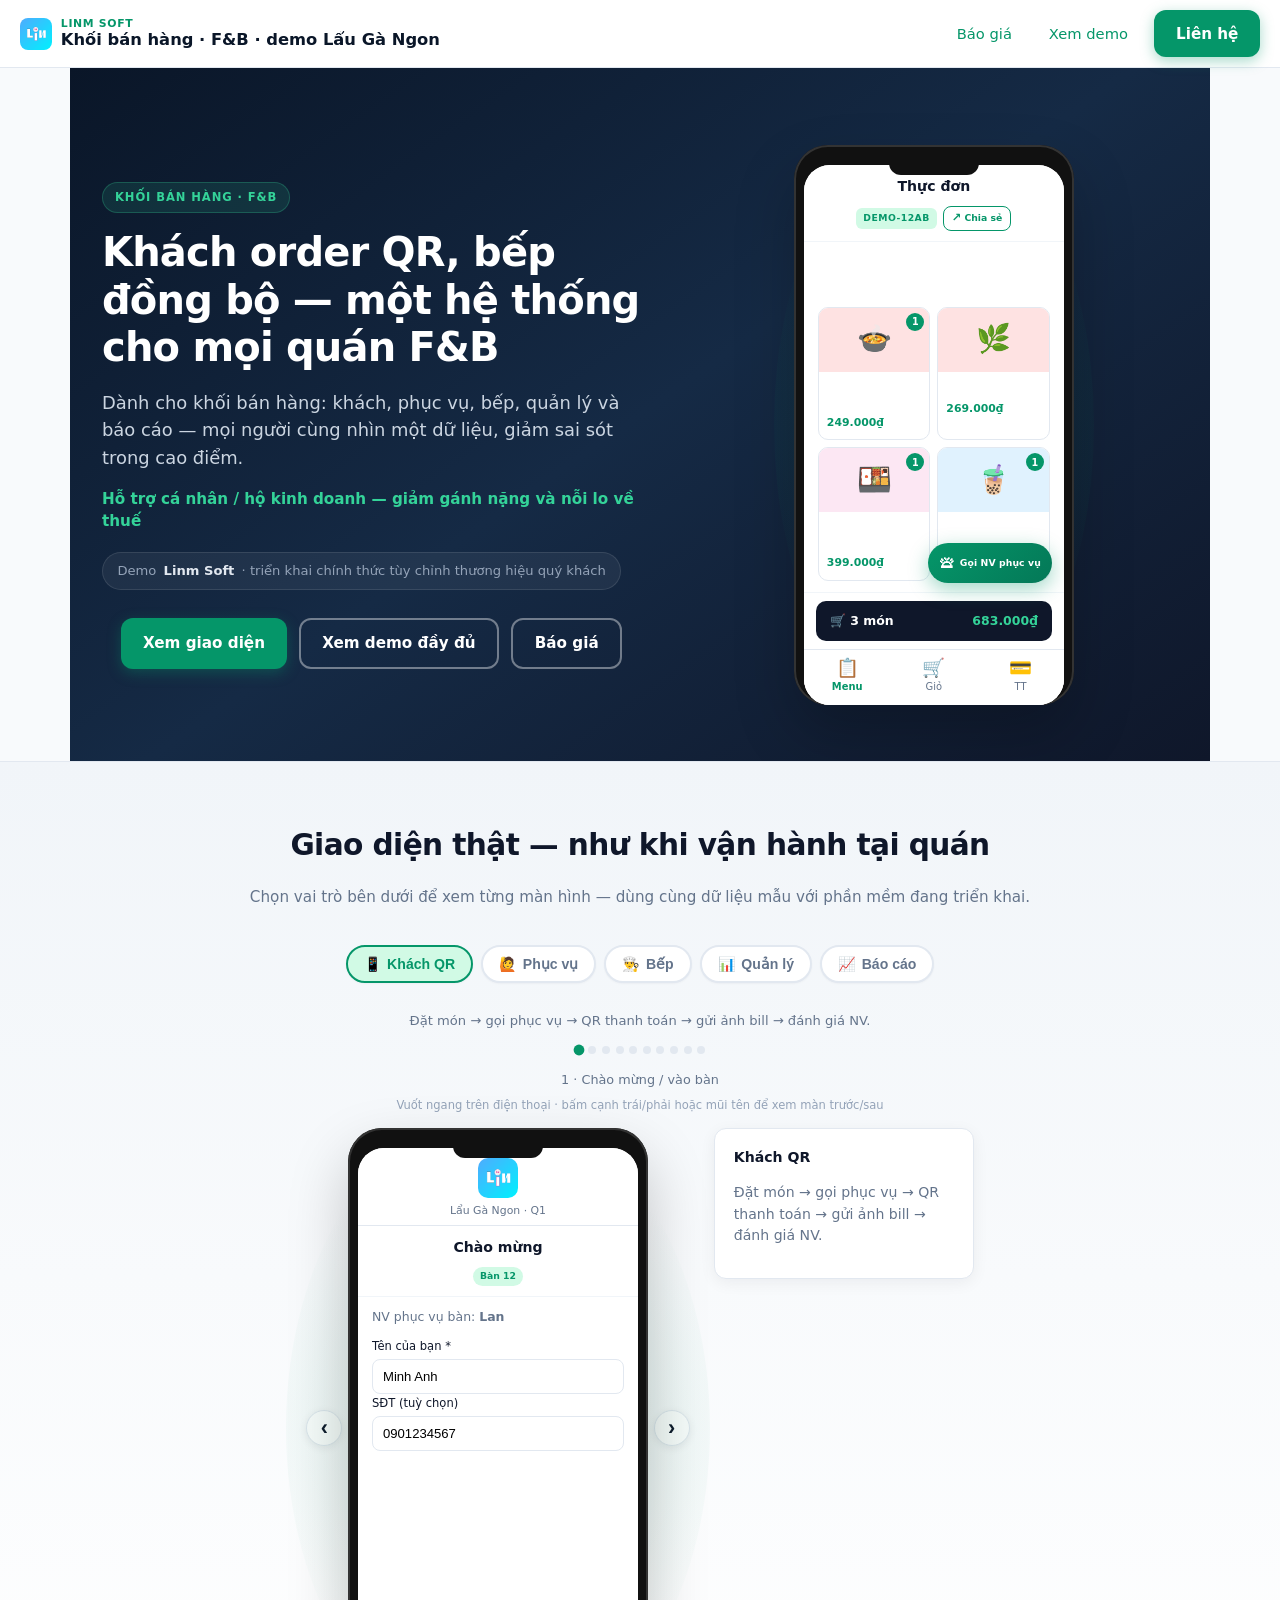
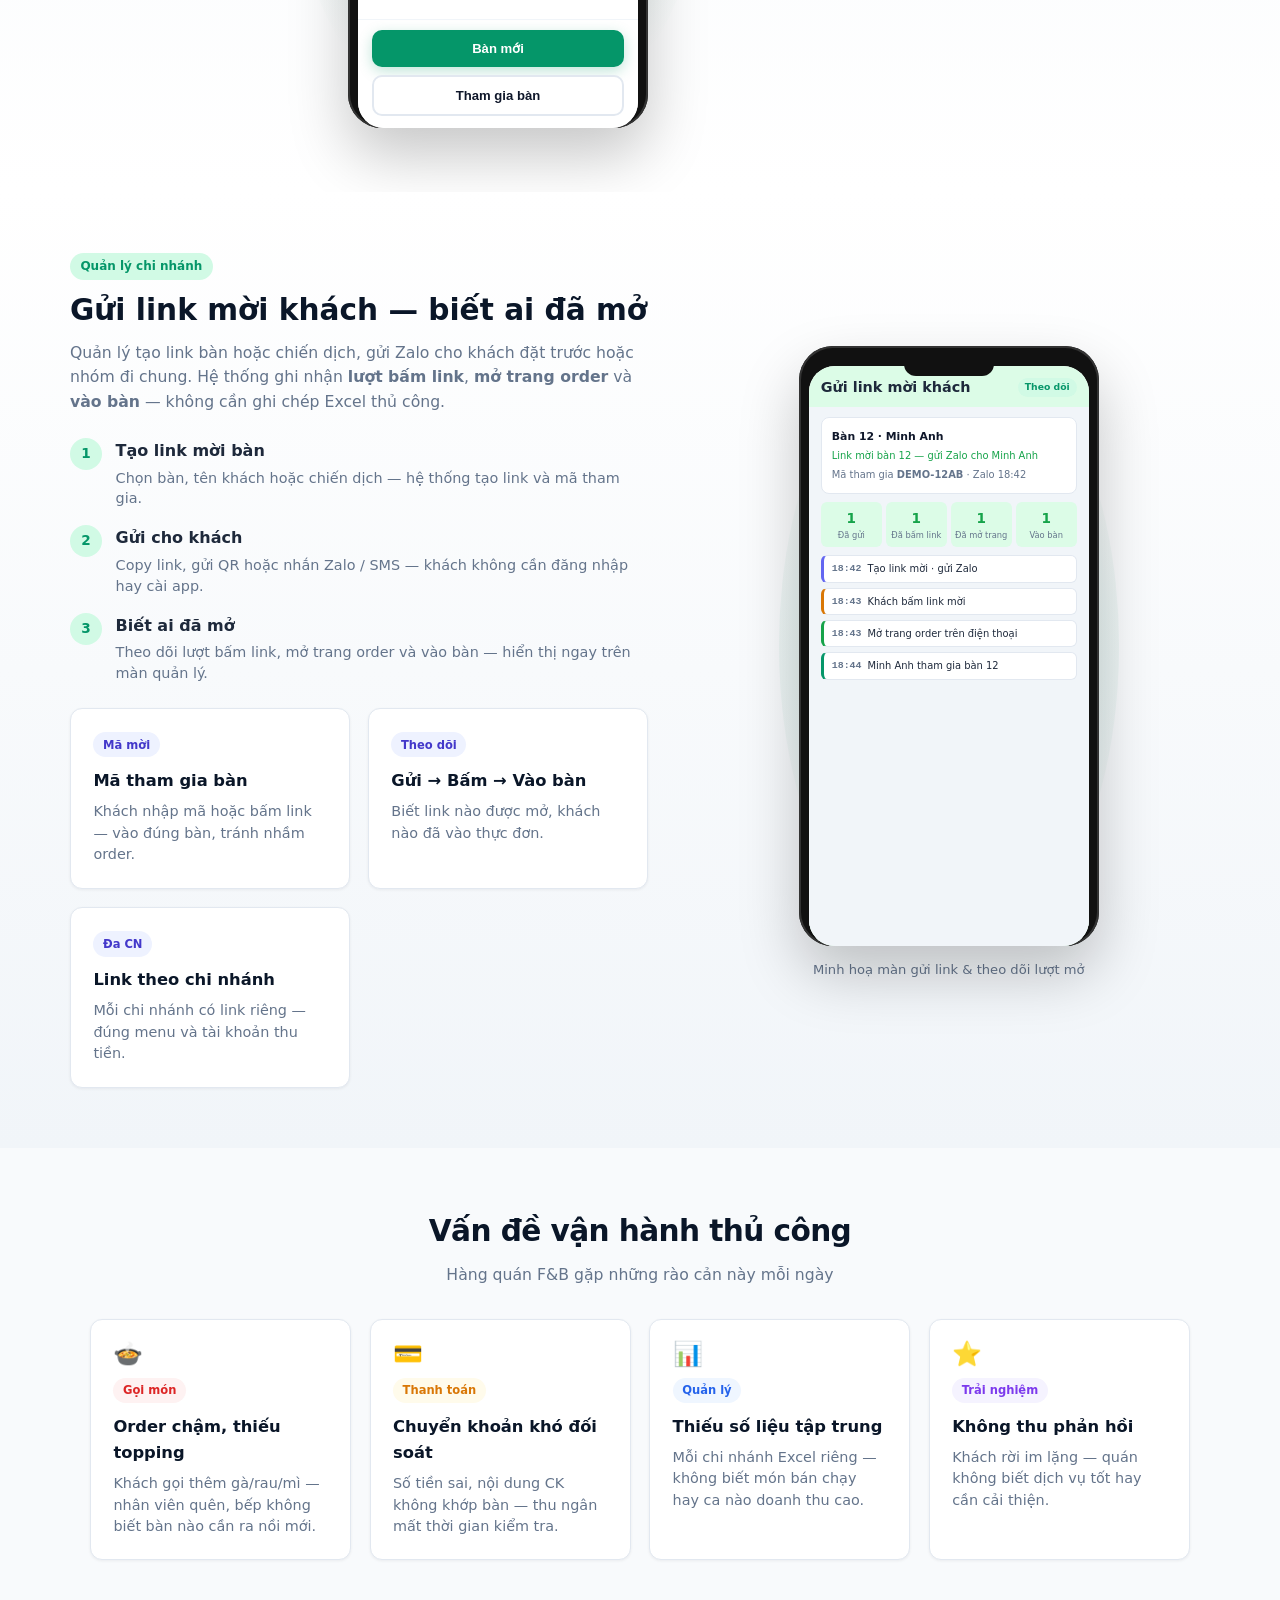
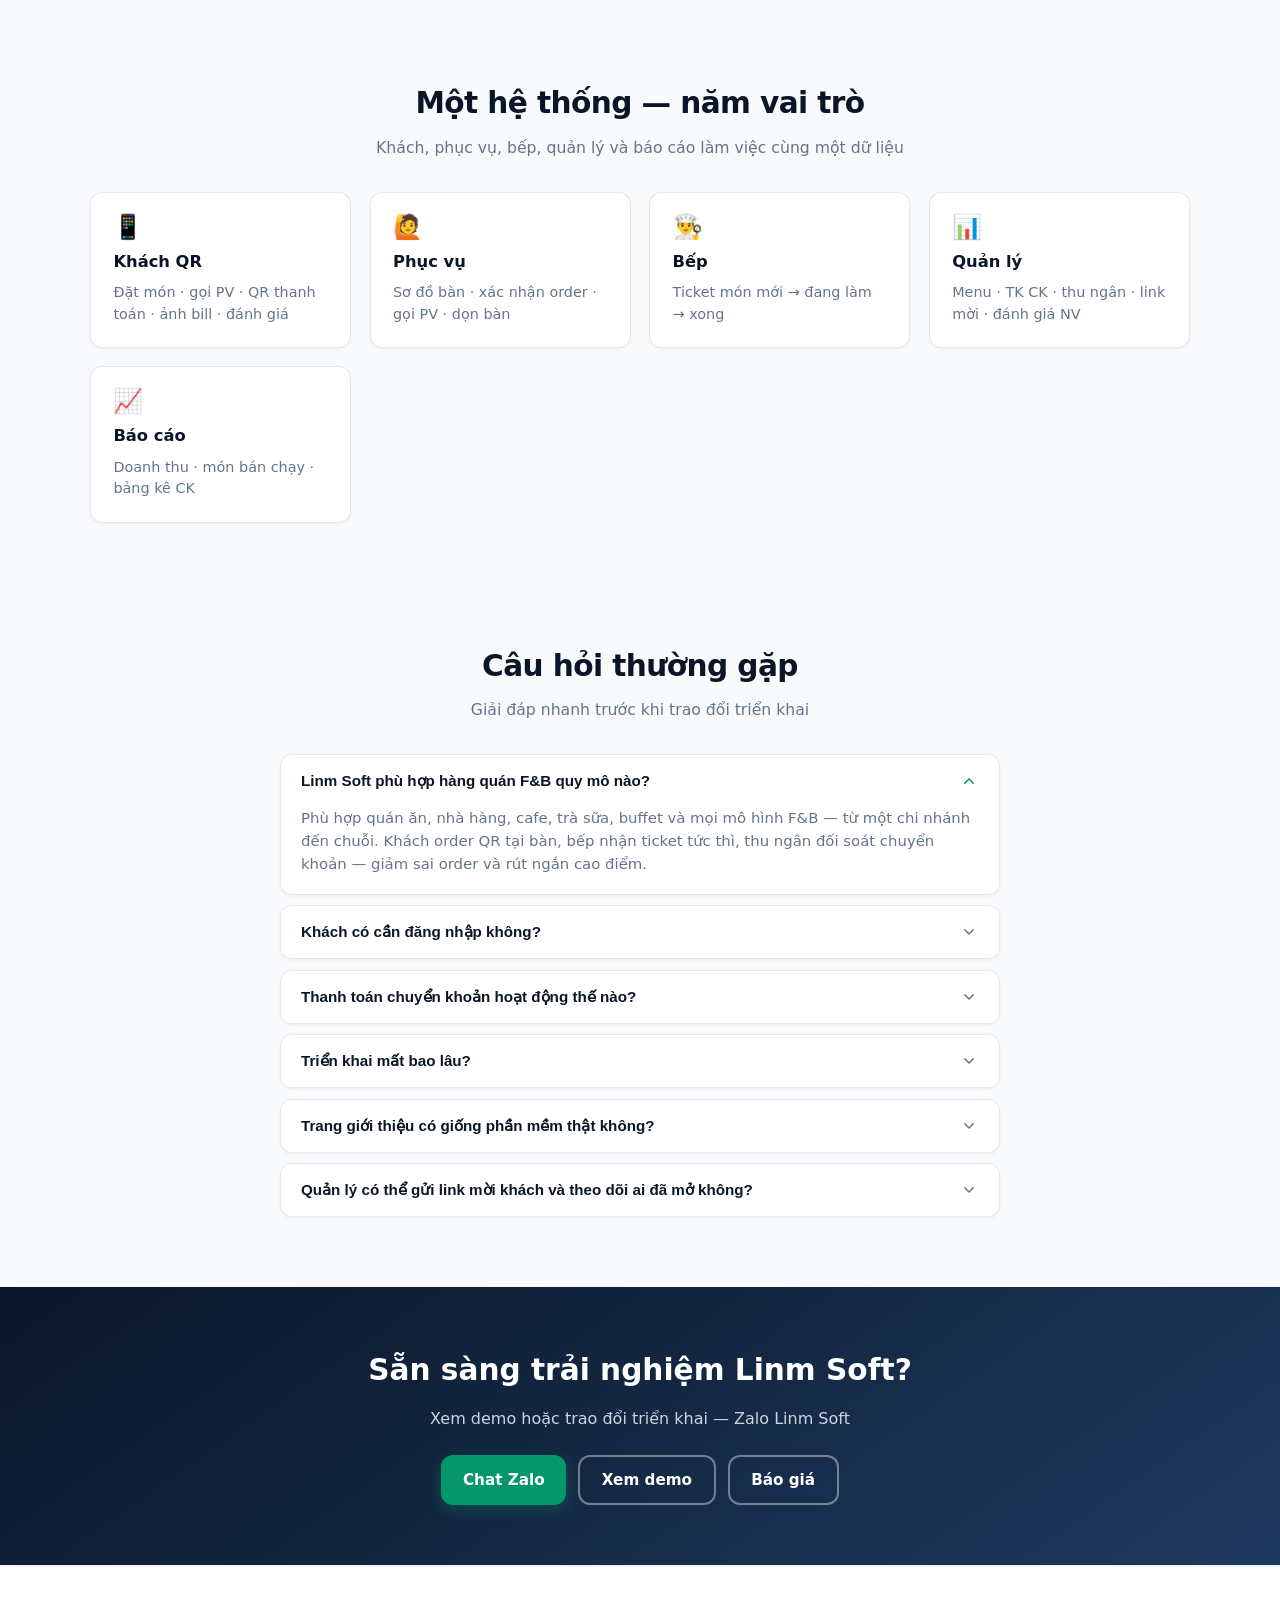
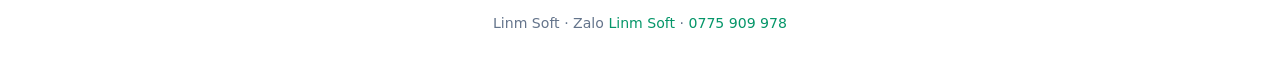
<file: index.html>
<!doctype html><html lang="vi"><head><meta charset="UTF-8"/><meta name="viewport" content="width=device-width,initial-scale=1"/><meta http-equiv="X-UA-Compatible" content="ie=edge"/><meta name="robots" content="index,follow"/><title>Phần mềm quản lý F&B — QR order, khối bán hàng · Linm Soft</title><meta name="description" content="Linm Soft: hệ thống vận hành cho quán ăn, nhà hàng, cafe, trà sữa — khách order QR tại bàn, bếp đồng bộ, QR thanh toán chuyển khoản, báo cáo món bán chạy."/><link rel="canonical" href="https://fnb-linm.com/"/><meta property="og:type" content="website"/><meta property="og:locale" content="vi_VN"/><meta property="og:site_name" content="Linm Soft"/><meta property="og:title" content="Phần mềm quản lý F&B — QR order, khối bán hàng · Linm Soft"/><meta property="og:description" content="Linm Soft: hệ thống vận hành cho quán ăn, nhà hàng, cafe, trà sữa — khách order QR tại bàn, bếp đồng bộ, QR thanh toán chuyển khoản, báo cáo món bán chạy."/><meta property="og:url" content="https://fnb-linm.com/"/><meta property="og:image" content="https://fnb-linm.com/assets/linm/og-share.png"/><meta property="og:image:width" content="512"/><meta property="og:image:height" content="512"/><meta property="og:image:alt" content="Linm Soft — Phần mềm quản lý F&B, khối bán hàng"/><meta name="twitter:card" content="summary_large_image"/><meta name="twitter:title" content="Phần mềm quản lý F&B — QR order, khối bán hàng · Linm Soft"/><meta name="twitter:description" content="Linm Soft: hệ thống vận hành cho quán ăn, nhà hàng, cafe, trà sữa — khách order QR tại bàn, bếp đồng bộ, QR thanh toán chuyển khoản, báo cáo món bán chạy."/><meta name="twitter:image" content="https://fnb-linm.com/assets/linm/og-share.png"/><link rel="icon" type="image/svg+xml" href="/icons/logo.svg"/><link rel="icon" type="image/png" sizes="32x32" href="/icons/logo.png"/><link rel="icon" type="image/png" sizes="128x128" href="/icons/logo-128.png"/><link rel="manifest" href="/manifest.webmanifest"/><meta name="theme-color" content="#4facfe"/><meta name="mobile-web-app-capable" content="yes"/><meta name="apple-mobile-web-app-capable" content="yes"/><meta name="apple-mobile-web-app-status-bar-style" content="default"/><meta name="apple-mobile-web-app-title" content="Linm-Soft | Quản trị doanh nghiệp"/><link rel="apple-touch-icon" sizes="192x192" href="/icons/icon-192.png"/><link rel="apple-touch-icon" sizes="512x512" href="/icons/icon-512.png"/><link rel="stylesheet" href="https://cdnjs.cloudflare.com/ajax/libs/font-awesome/6.4.0/css/all.min.css" crossorigin="anonymous"/><meta name="importmap-type" content="systemjs-importmap"/><meta http-equiv="Cache-control" content="no-cache, no-store, must-revalidate"/><meta http-equiv="Pragma" content="no-cache"/><script>(function () {
    var base = "https://bff.fnb-linm.com/web-bff/api/v1";
    Object.defineProperty(window, '__LINM_AUTH_BFF_BASE__', {
      value: base,
      writable: false,
      configurable: false,
      enumerable: true,
    });
  })();</script><link rel="preload" href="/system.min.js" as="script" crossorigin="anonymous"/><link rel="preload" href="/single-spa.min.js" as="script" crossorigin="anonymous"/><link rel="preload" href="/named-register.js" as="script" crossorigin="anonymous"/><link rel="preload" href="/react.18.2.0.production.min.js" as="script" crossorigin="anonymous"/><link rel="preload" href="/react-dom.18.2.0.production.min.js" as="script" crossorigin="anonymous"/><script type="systemjs-importmap">{
    "imports": {
      "single-spa":  "/single-spa.min.js",
      "react":       "/react.18.2.0.production.min.js",
      "react-dom":   "/react-dom.18.2.0.production.min.js"
    }
  }</script><script type="systemjs-importmap" id="base-importmap">{
    "imports": {
      "@linm/root-config":        "/linm-root-config.js"
    }
  }</script><script src="/system.min.js"></script><script src="/named-register.js"></script><script src="/import-map-overrides.js"></script><script>// import-map-overrides-full chỉ hiện khi localStorage[key] === 'true' (không phải 'show')
    if (localStorage.getItem('overrides-ui') === 'show') {
      localStorage.setItem('overrides-ui', 'true');
    }</script><script>(async function() {
      try {
        const manifestUrl = '/_manifest.json';
        console.log('[Manifest Loader] Fetching:', manifestUrl);
        
        const response = await fetch(manifestUrl, {
          cache: 'no-store',
          headers: { 'Pragma': 'no-cache' }
        });
        
        if (!response.ok) {
          console.warn('[Manifest Loader] Failed to fetch manifest:', response.status);
          return;
        }
        
        const manifest = await response.json();
        console.log('[Manifest Loader] Loaded manifest:', manifest);
        window.__LINM_MF_MANIFEST__ = manifest;
        
        // Wait for System to be available
        if (typeof System === 'undefined') {
          console.warn('[Manifest Loader] SystemJS not yet loaded, retrying...');
          await new Promise(resolve => setTimeout(resolve, 100));
          return;
        }
        
        // Register all microfrontends into the SystemJS import map
        if (manifest.microfrontends) {
          const imports = {};
          Object.entries(manifest.microfrontends).forEach(([name, info]) => {
            imports[name] = info.url;
          });

          // import-map-overrides localStorage — merge AFTER manifest (addImportMap ghi đè DOM overrides)
          if (window.importMapOverrides) {
            const overrideMap = window.importMapOverrides.getOverrideMap();
            Object.entries(overrideMap.imports || {}).forEach(([name, url]) => {
              console.log(`[Manifest Loader] Override ${name} → ${url}`);
              imports[name] = url;
            });
          }

          Object.entries(imports).forEach(([name, url]) => {
            console.log(`  ✓ ${name} → ${url}`);
          });
          System.addImportMap({ imports });
          console.log('[Manifest Loader] Import map updated:', Object.keys(imports).length, 'entries');
        }
      } catch (err) {
        console.error('[Manifest Loader] Error:', err);
      } finally {
        // Pre-load shared deps sequentially so react-dom always finds window.React.
        // SystemJS core has no AMD support, so both files fall through to UMD global
        // mode. Without sequential loading, concurrent network fetches (e.g. DevTools
        // "Disable cache") can execute react-dom before react sets window.React.
        try { await System.import('react'); } catch(e) { console.error('[Manifest Loader] react preload failed:', e); }
        try { await System.import('react-dom'); } catch(e) { console.error('[Manifest Loader] react-dom preload failed:', e); }
        System.import('@linm/root-config');
      }
    })();</script></head><body><div id="navigation"></div><div class="root-loader"><div class="root-loader__spinner"></div></div><import-map-overrides-full show-when-local-storage="overrides-ui"></import-map-overrides-full><script>if ('serviceWorker' in navigator) {
      window.addEventListener('load', function() {
        navigator.serviceWorker.register('/sw.js').catch(function(err) {
          console.warn('[PWA] Service worker registration failed:', err);
        });
      });
    }</script></body></html>
</file>
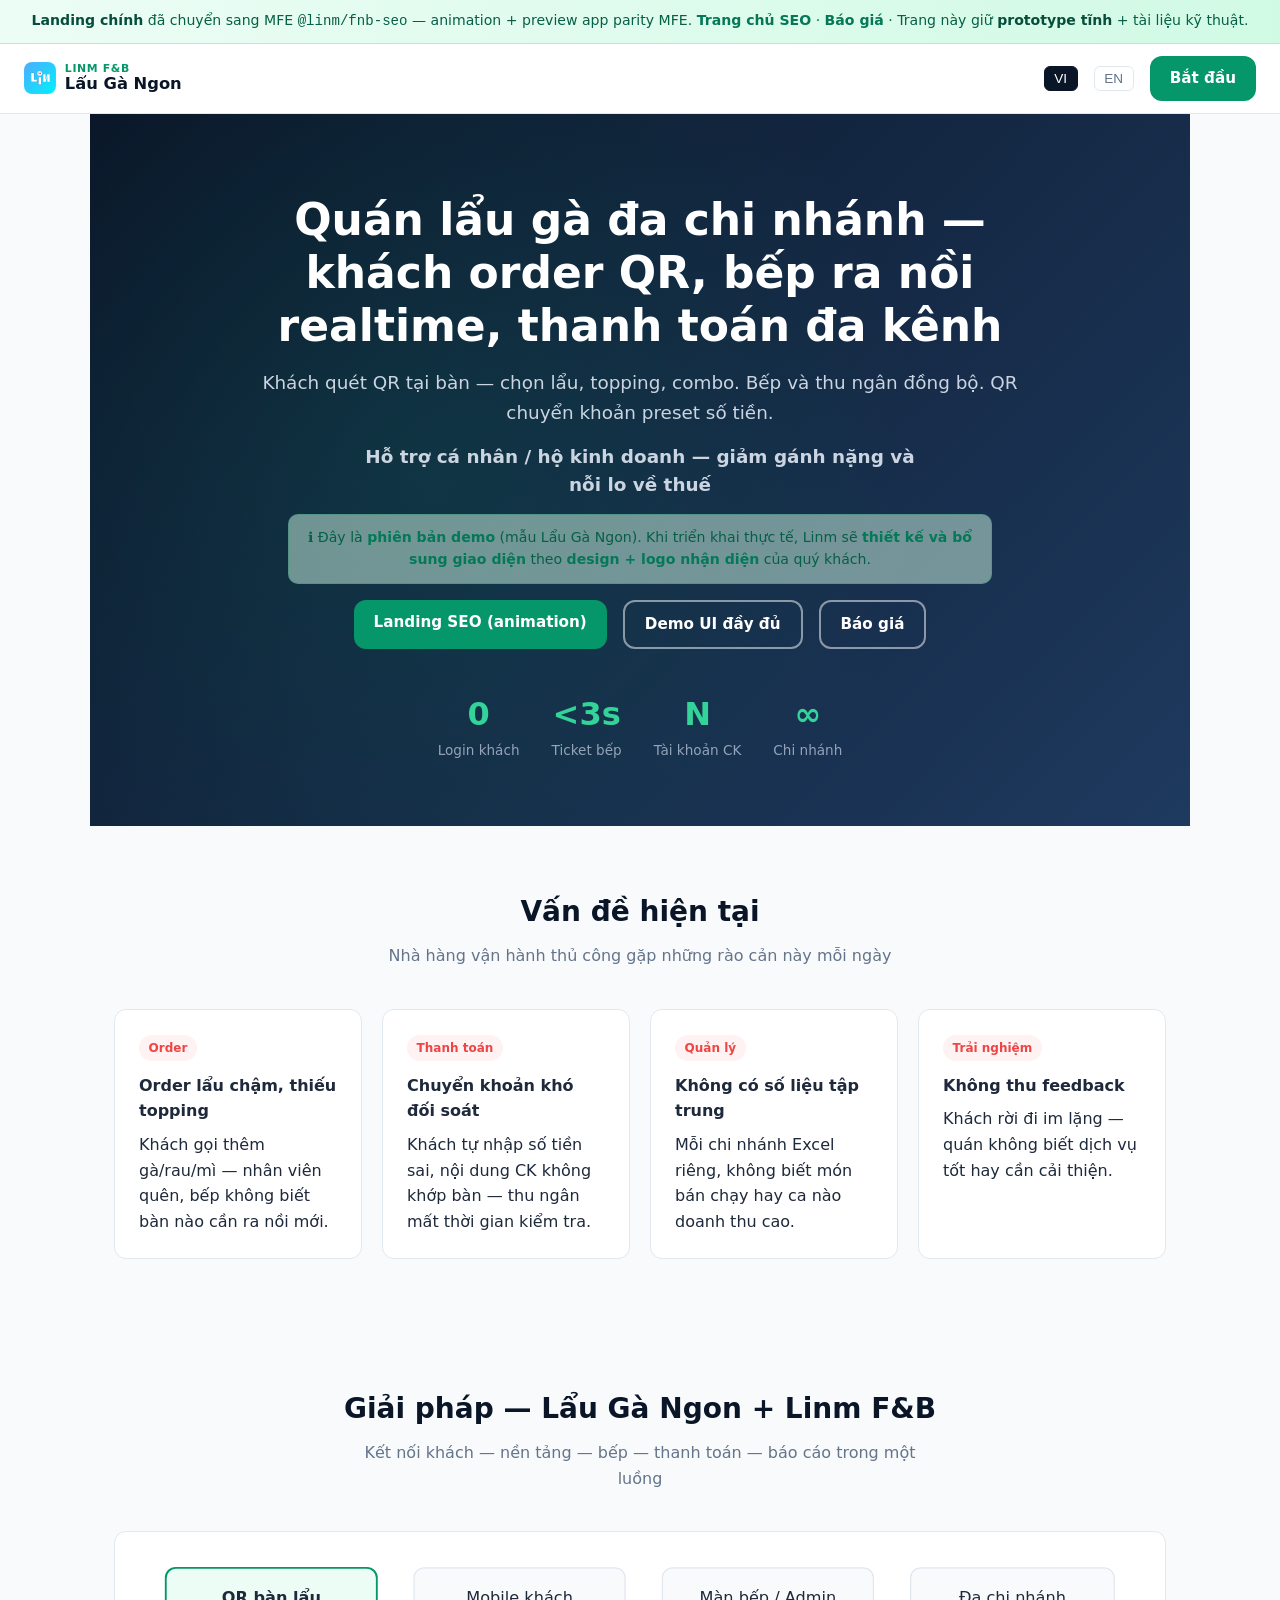
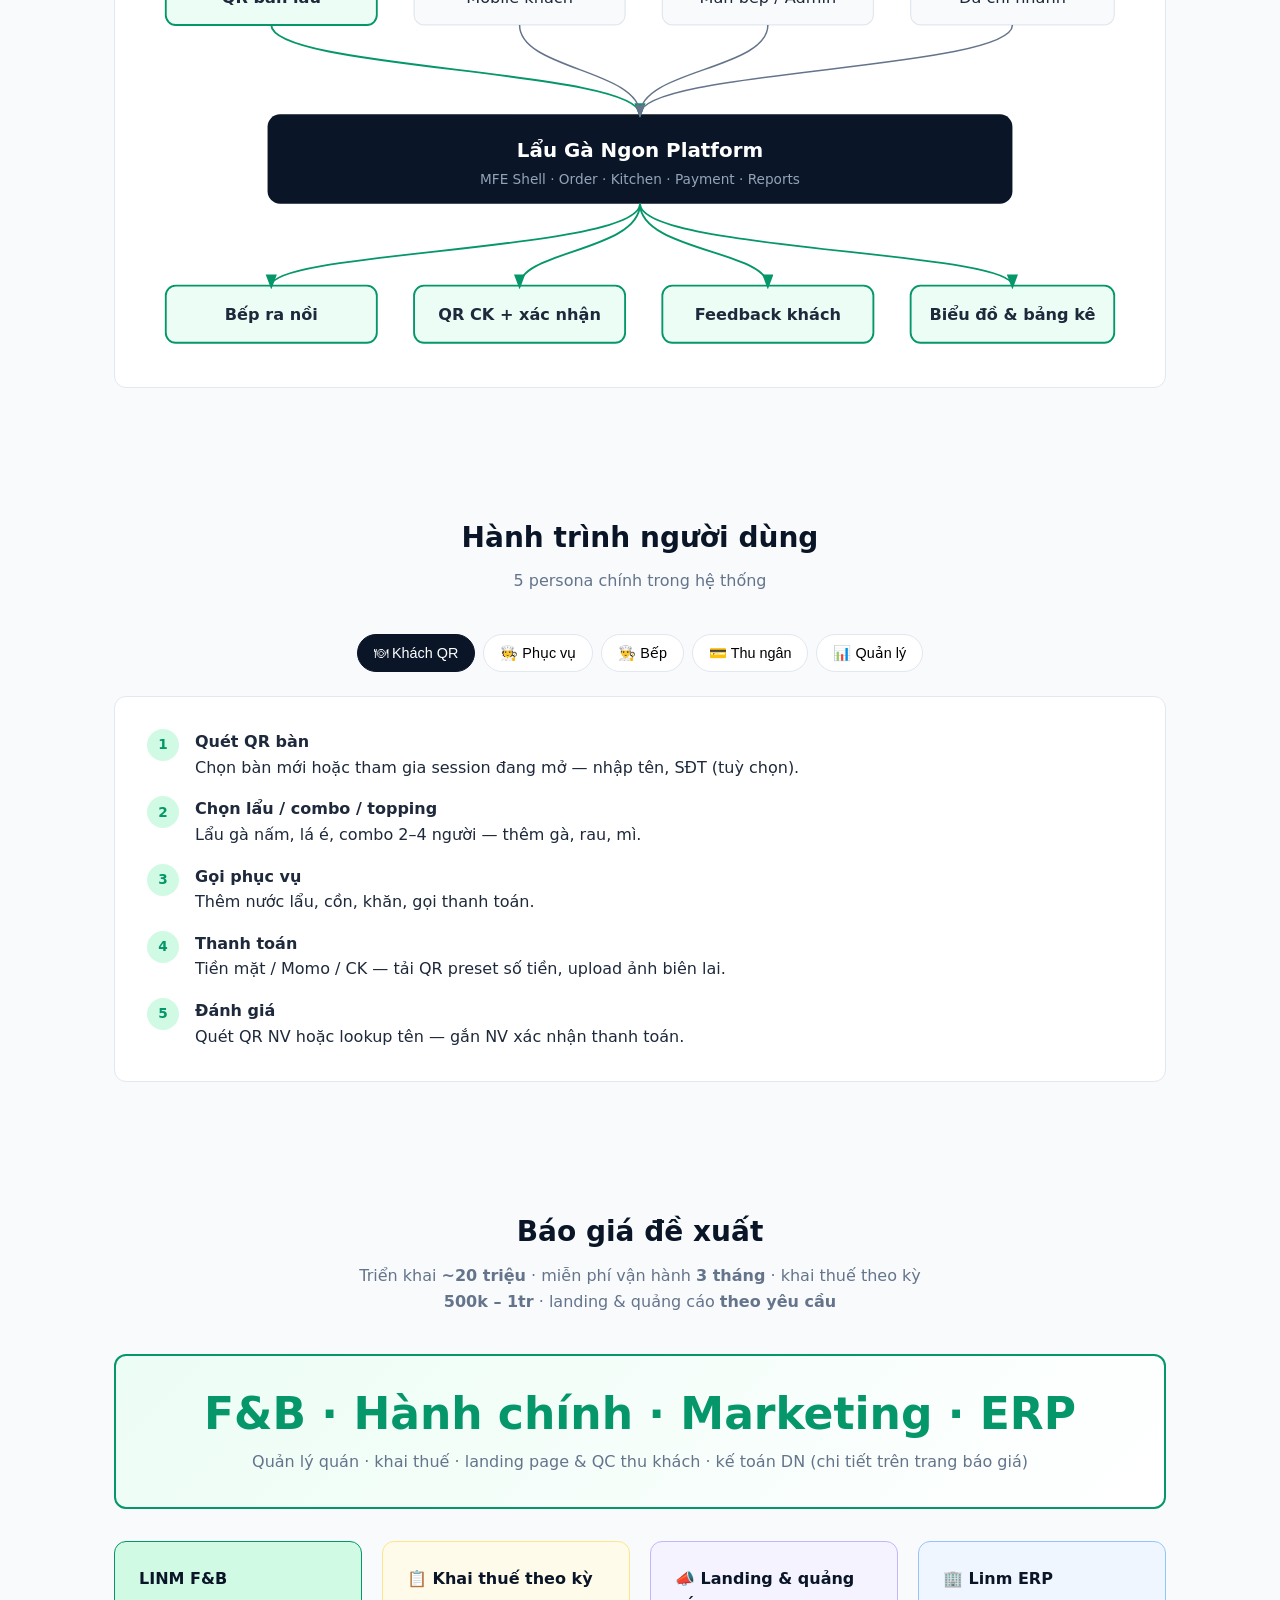
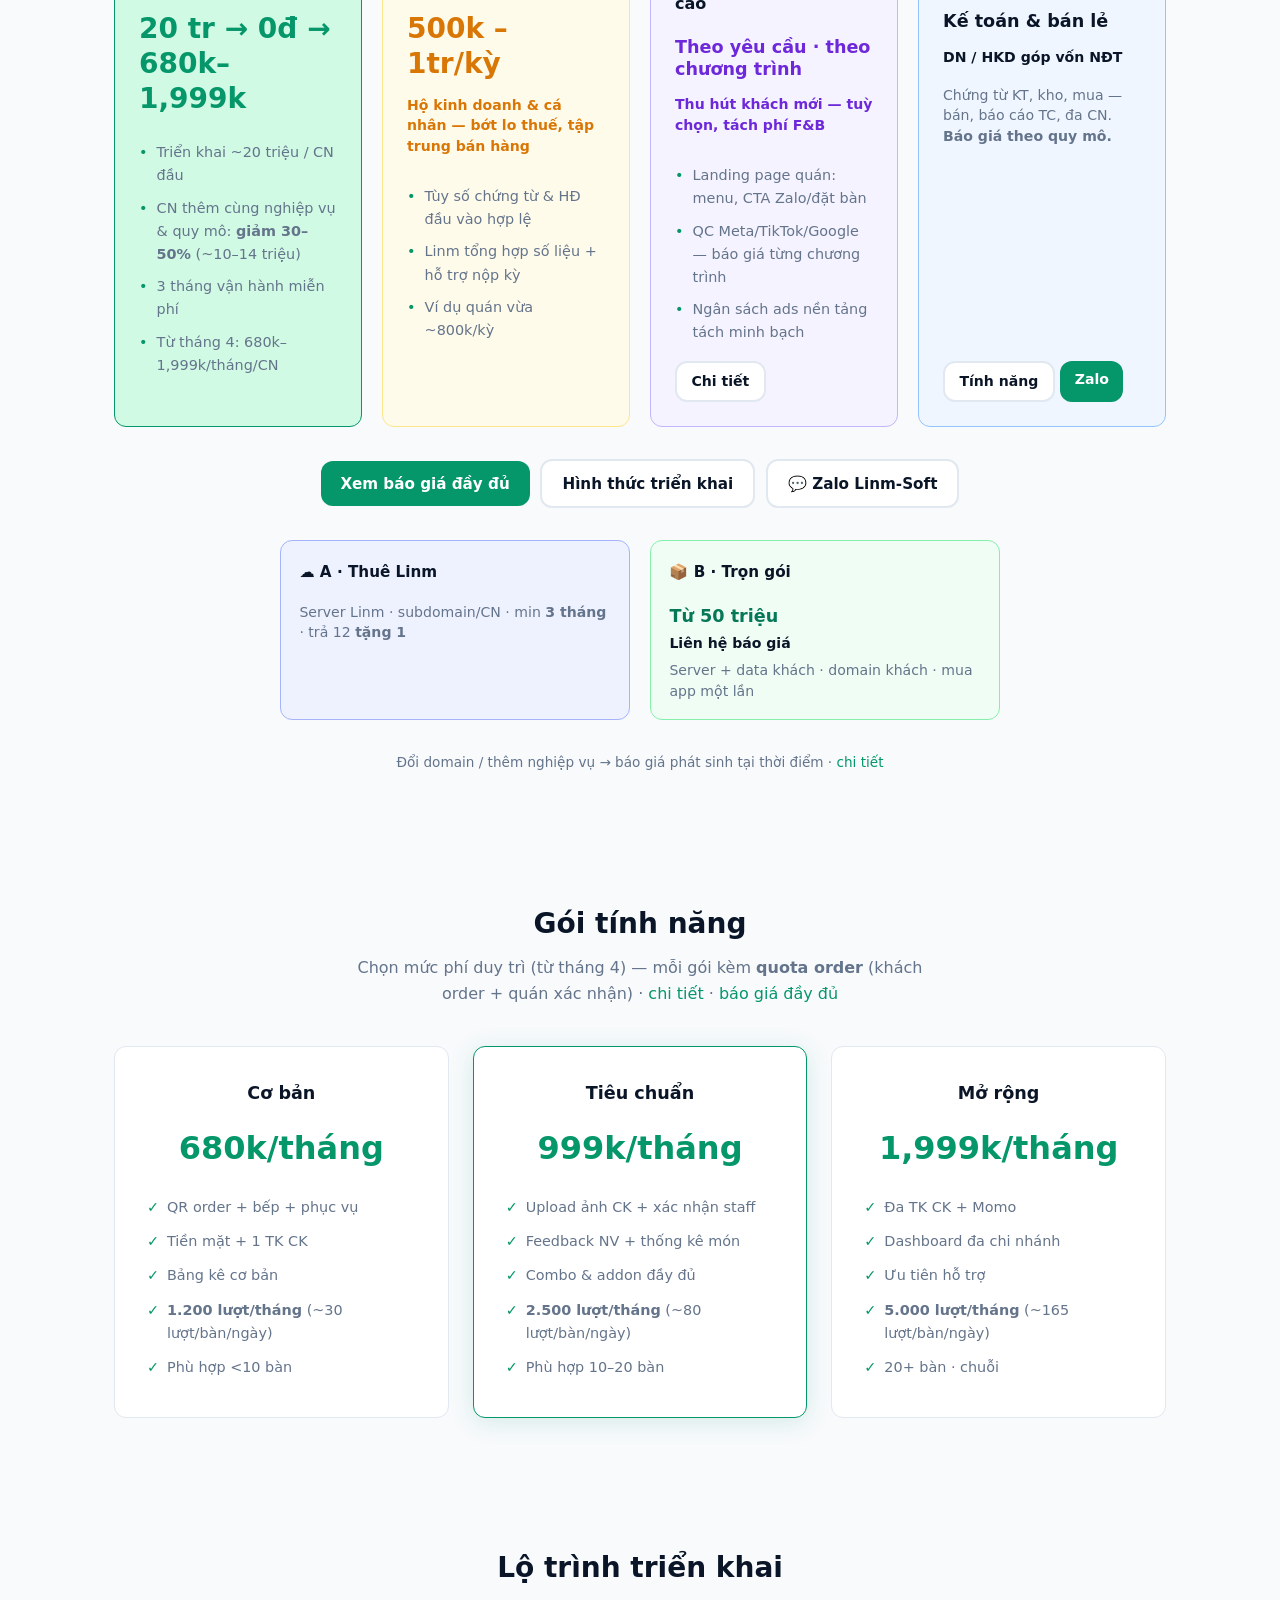
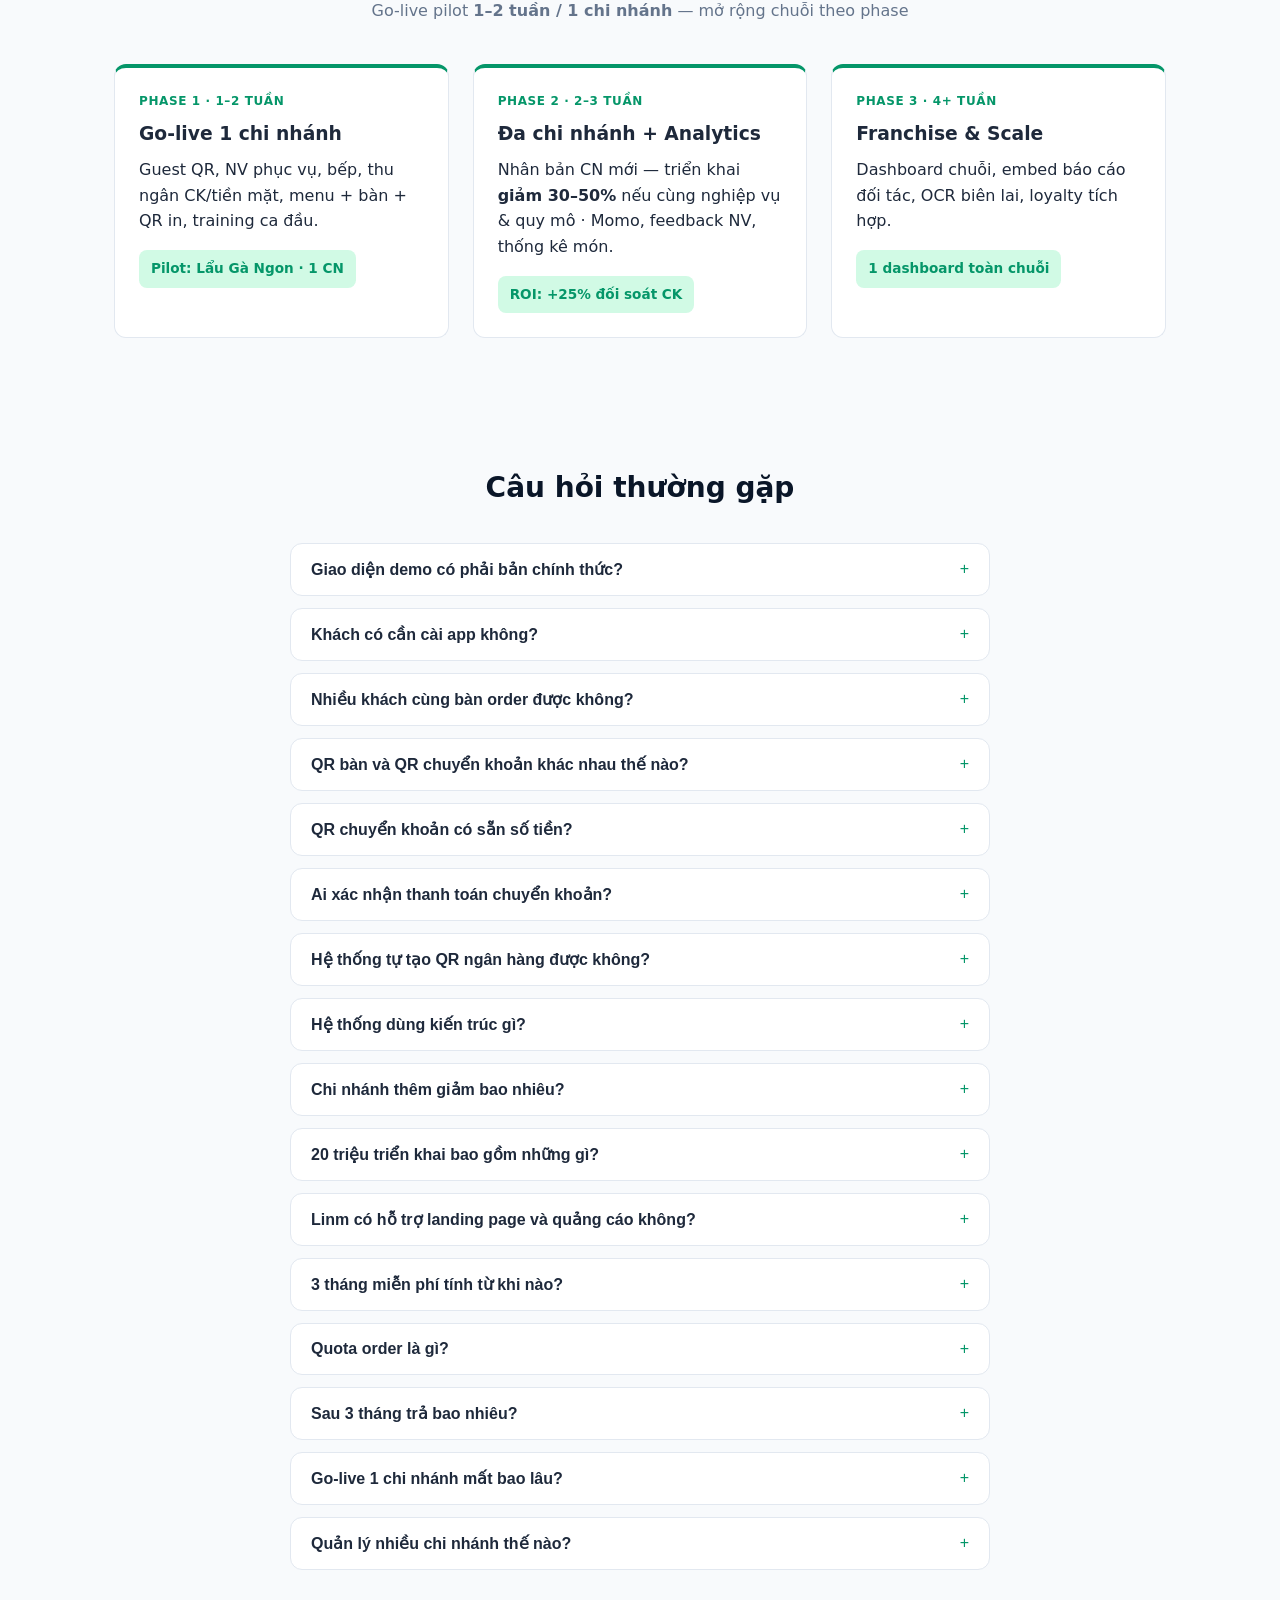
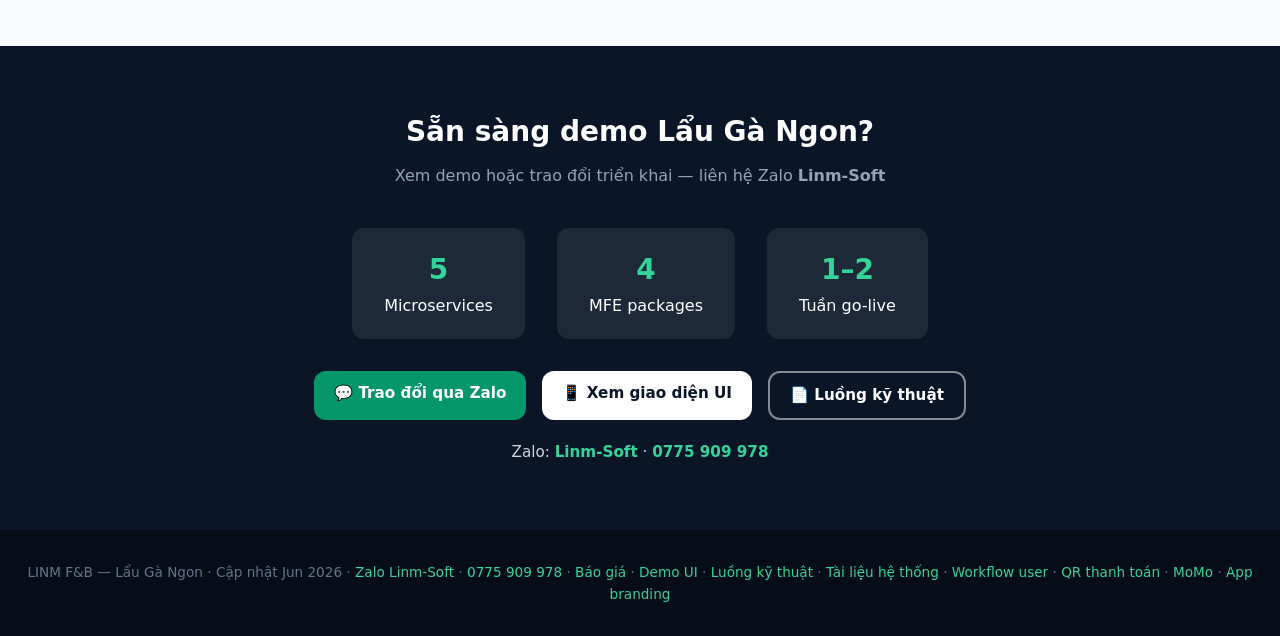
<file: demo/index.html>
<!DOCTYPE html>
<html lang="vi">
<head>
<meta charset="UTF-8">
<meta name="viewport" content="width=device-width, initial-scale=1.0">
<link rel="icon" href="assets/linm/icon-192.png" type="image/png">
<link rel="apple-touch-icon" href="assets/linm/icon-192.png">
<link rel="stylesheet" href="assets/linm/app-brand.css">
<title>LINM F&amp;B — Lẩu Gà Ngon · Quản lý quán lẩu</title>
<style>
:root {
  --navy:#0a1628; --green:#059669; --green-mid:#34d399;
  --green-light:#d1fae5; --slate:#f8fafc; --slate2:#f1f5f9;
  --border:#e2e8f0; --txt:#1e293b; --txt2:#64748b;
  --red:#ef4444; --red-light:#fef2f2; --amber:#d97706;
  --radius:12px;
}
*,*::before,*::after{box-sizing:border-box;margin:0;padding:0}
html{scroll-behavior:smooth}
body{font-family:system-ui,-apple-system,'Segoe UI',Roboto,sans-serif;color:var(--txt);background:var(--slate);line-height:1.6}
a{color:var(--green);text-decoration:none}
a:hover{text-decoration:underline}

/* Nav */
nav{position:sticky;top:0;z-index:100;background:rgba(255,255,255,.95);backdrop-filter:blur(8px);border-bottom:1px solid var(--border);padding:.75rem 1.5rem;display:flex;align-items:center;justify-content:space-between;flex-wrap:wrap;gap:.5rem}
.logo{font-weight:800;font-size:1.25rem;color:var(--navy)}
.nav-right{display:flex;align-items:center;gap:1rem}
.lang-btn{background:none;border:1px solid var(--border);padding:.25rem .6rem;border-radius:6px;cursor:pointer;font-size:.85rem;color:var(--txt2)}
.lang-btn.active{background:var(--navy);color:#fff;border-color:var(--navy)}
.btn{display:inline-block;padding:.65rem 1.25rem;border-radius:var(--radius);font-weight:600;cursor:pointer;border:none;font-size:.95rem;text-decoration:none}
.btn-primary{background:var(--green);color:#fff}
.btn-primary:hover{background:#047857;text-decoration:none}
.btn-outline{background:#fff;color:var(--navy);border:2px solid var(--border)}
.btn-outline:hover{border-color:var(--green);text-decoration:none}
.hero .btn-outline,#cta .btn-outline{background:transparent;color:#fff;border-color:rgba(255,255,255,.5)}
.hero .btn-outline:hover,#cta .btn-outline:hover{background:rgba(255,255,255,.12);border-color:#fff;color:#fff;text-decoration:none}

/* Hero */
.hero{position:relative;overflow:hidden;background:linear-gradient(135deg,var(--navy) 0%,#1e3a5f 100%);color:#fff;padding:5rem 1.5rem 4rem;text-align:center}
.hero::before{position:absolute;inset:0;pointer-events:none;content:'';background:radial-gradient(circle at 30% 50%,rgba(5,150,105,.15),transparent 60%)}
.hero-inner{position:relative;max-width:800px;margin:0 auto}
.hero h1{font-size:clamp(1.75rem,5vw,2.75rem);margin-bottom:1rem;line-height:1.2}
.hero p{font-size:1.15rem;color:#cbd5e1;margin-bottom:1rem}
.hero-slogan{font-size:1.05rem;color:var(--green-mid);font-weight:600;margin-bottom:1.75rem;line-height:1.5;max-width:36rem;margin-left:auto;margin-right:auto}
.hero-btns{display:flex;gap:1rem;justify-content:center;flex-wrap:wrap;margin-bottom:2.5rem}
.hero-stats{display:flex;gap:2rem;justify-content:center;flex-wrap:wrap}
.stat{text-align:center}
.stat-num{font-size:2rem;font-weight:800;color:var(--green-mid)}
.stat-label{font-size:.85rem;color:#94a3b8}

/* Sections */
section{padding:4rem 1.5rem;max-width:1100px;margin:0 auto}
section h2{font-size:1.75rem;color:var(--navy);margin-bottom:.5rem;text-align:center}
.section-sub{text-align:center;color:var(--txt2);margin-bottom:2.5rem;max-width:600px;margin-left:auto;margin-right:auto}

/* Pain cards */
.pain-grid{display:grid;grid-template-columns:repeat(auto-fit,minmax(240px,1fr));gap:1.25rem}
.pain-card{background:#fff;border:1px solid var(--border);border-radius:var(--radius);padding:1.5rem}
.pain-tag{display:inline-block;background:var(--red-light);color:var(--red);font-size:.75rem;font-weight:700;padding:.2rem .6rem;border-radius:999px;margin-bottom:.75rem}
.pain-card h3{font-size:1rem;margin-bottom:.5rem}

/* Solution SVG wrap */
.svg-wrap{background:#fff;border:1px solid var(--border);border-radius:var(--radius);padding:1rem;overflow-x:auto}

/* Journeys */
.journey-tabs{display:flex;gap:.5rem;justify-content:center;flex-wrap:wrap;margin-bottom:1.5rem}
.journey-tab{background:#fff;border:1px solid var(--border);padding:.6rem 1rem;border-radius:999px;cursor:pointer;font-size:.9rem}
.journey-tab.active{background:var(--navy);color:#fff;border-color:var(--navy)}
.journey-panel{display:none;background:#fff;border:1px solid var(--border);border-radius:var(--radius);padding:2rem}
.journey-panel.active{display:block}
.journey-steps{counter-reset:step;display:flex;flex-direction:column;gap:1rem}
.journey-step{display:flex;gap:1rem;align-items:flex-start}
.step-num{background:var(--green-light);color:var(--green);font-weight:800;width:2rem;height:2rem;border-radius:50%;display:flex;align-items:center;justify-content:center;flex-shrink:0;font-size:.85rem}

/* Tiers */
.tier-grid{display:grid;grid-template-columns:repeat(auto-fit,minmax(280px,1fr));gap:1.5rem}
.tier-card{background:#fff;border:1px solid var(--border);border-radius:var(--radius);padding:2rem;text-align:center}
.tier-card.featured{border-color:var(--green);box-shadow:0 4px 24px rgba(5,150,105,.15)}
.tier-name{font-weight:800;font-size:1.1rem;color:var(--navy);margin-bottom:.5rem}
.tier-price{font-size:2rem;font-weight:800;color:var(--green);margin:1rem 0}
.tier-list{text-align:left;list-style:none;font-size:.9rem;color:var(--txt2)}
.tier-list li{padding:.35rem 0;padding-left:1.25rem;position:relative}
.tier-list li::before{content:'✓';position:absolute;left:0;color:var(--green);font-weight:700}

/* Pricing */
.pricing-hero{background:linear-gradient(135deg,#ecfdf5 0%,#fff 100%);border:2px solid var(--green);border-radius:var(--radius);padding:2rem;text-align:center;margin-bottom:2rem}
.pricing-hero .price-main{font-size:clamp(2rem,6vw,2.75rem);font-weight:800;color:var(--green);line-height:1.2}
.pricing-hero .price-sub{color:var(--txt2);font-size:1rem;margin-top:.5rem}
.pricing-grid{display:grid;grid-template-columns:repeat(auto-fit,minmax(240px,1fr));gap:1.25rem;margin:0 auto 2rem;max-width:1080px;width:100%}
@media (max-width:560px){.pricing-grid{max-width:none}}
.price-card.marketing{background:#f5f3ff;border-color:#c4b5fd}
.price-card.marketing .amount{color:#6d28d9;font-size:1.1rem}
.price-card{background:#fff;border:1px solid var(--border);border-radius:var(--radius);padding:1.5rem;display:flex;flex-direction:column;height:100%}
.price-card.highlight{border-color:var(--green);background:var(--green-light)}
.price-card.amber{background:#fffbeb;border-color:#fde68a}
.price-card.erp{background:#eff6ff;border-color:#93c5fd}
.price-card h3{font-size:1rem;color:var(--navy);margin-bottom:.75rem}
.price-card .amount{font-size:1.75rem;font-weight:800;color:var(--green);margin:.5rem 0;line-height:1.25}
.price-card.amber .amount{color:var(--amber)}
.price-card.erp .amount{color:var(--navy);font-size:1.1rem}
.price-card .card-tag{font-size:.88rem;font-weight:600;margin:.35rem 0 .75rem;line-height:1.45}
.price-card.amber .card-tag{color:var(--amber)}
.price-card.erp .card-desc{font-size:.88rem;color:var(--txt2);margin:.35rem 0 .75rem;line-height:1.45;flex:1}
.price-card .card-actions{margin-top:auto;padding-top:.75rem;display:flex;flex-wrap:wrap;gap:.35rem}
.price-card p,.price-card li{font-size:.9rem;color:var(--txt2)}
.price-card ul{list-style:none;margin-top:.75rem}
.price-card li{padding:.3rem 0;padding-left:1.1rem;position:relative}
.price-card li::before{content:'•';position:absolute;left:0;color:var(--green)}
.pricing-timeline{display:flex;gap:0;flex-wrap:wrap;margin:2rem 0;border-radius:var(--radius);overflow:hidden;border:1px solid var(--border)}
.timeline-step{flex:1;min-width:140px;padding:1.25rem;background:#fff;text-align:center;border-right:1px solid var(--border)}
.timeline-step:last-child{border-right:none}
.timeline-step.free{background:var(--green-light)}
.timeline-step .tl-label{font-size:.7rem;font-weight:700;text-transform:uppercase;color:var(--green);letter-spacing:.04em}
.timeline-step .tl-price{font-size:1.35rem;font-weight:800;color:var(--navy);margin:.35rem 0}
.pricing-note{background:#fffbeb;border:1px solid #fde68a;border-radius:var(--radius);padding:1rem 1.25rem;font-size:.9rem;color:#92400e;margin-top:1.5rem}
.pricing-table{width:100%;border-collapse:collapse;font-size:.9rem;background:#fff;border-radius:var(--radius);overflow:hidden;border:1px solid var(--border)}
.pricing-table th,.pricing-table td{padding:.75rem 1rem;text-align:left;border-bottom:1px solid var(--border)}
.pricing-table th{background:#f8fafc;color:var(--txt2);font-weight:600}
.pricing-table tr:last-child td{border-bottom:none}

/* Roadmap */
.roadmap{display:grid;grid-template-columns:repeat(auto-fit,minmax(280px,1fr));gap:1.5rem}
.phase{background:#fff;border:1px solid var(--border);border-radius:var(--radius);padding:1.5rem;border-top:4px solid var(--green)}
.phase-num{font-size:.75rem;font-weight:700;color:var(--green);text-transform:uppercase;letter-spacing:.05em}
.phase h3{margin:.5rem 0}
.roi{background:var(--green-light);color:var(--green);font-size:.85rem;font-weight:600;padding:.5rem .75rem;border-radius:8px;margin-top:1rem;display:inline-block}

/* FAQ */
.faq-item{background:#fff;border:1px solid var(--border);border-radius:var(--radius);margin-bottom:.75rem;overflow:hidden}
.faq-q{width:100%;text-align:left;background:none;border:none;padding:1rem 1.25rem;font-size:1rem;font-weight:600;cursor:pointer;display:flex;justify-content:space-between;color:var(--txt)}
.faq-a{display:none;padding:0 1.25rem 1rem;color:var(--txt2);font-size:.95rem}
.faq-item.open .faq-a{display:block}
.faq-item.open .faq-q::after{content:'−'}
.faq-q::after{content:'+';color:var(--green);font-weight:400}

/* CTA */
#cta{background:var(--navy);color:#fff;text-align:center;padding:4rem 1.5rem;max-width:none}
#cta h2{color:#fff}
#cta .section-sub{color:#94a3b8}
.cta-stats{display:flex;gap:2rem;justify-content:center;flex-wrap:wrap;margin:2rem 0}
.cta-stat{background:rgba(255,255,255,.08);padding:1.25rem 2rem;border-radius:var(--radius)}
.cta-stat-num{font-size:1.75rem;font-weight:800;color:var(--green-mid)}
.cta-btns{display:flex;gap:1rem;justify-content:center;flex-wrap:wrap;margin-top:1.5rem}
.cta-contact{margin-top:1.25rem;font-size:.95rem;color:#cbd5e1;line-height:1.7}
.cta-contact a{color:var(--green-mid);font-weight:600;text-decoration:none}
.cta-contact a:hover{text-decoration:underline}

/* Footer */
footer{background:#060d18;color:#64748b;text-align:center;padding:2rem 1.5rem;font-size:.85rem}
footer a{color:var(--green-mid)}

.seo-banner{background:linear-gradient(90deg,#ecfdf5,#d1fae5);border-bottom:1px solid #a7f3d0;padding:.65rem 1.25rem;font-size:.88rem;color:#065f46;text-align:center;line-height:1.5}
.seo-banner a{color:#047857;font-weight:700;text-decoration:none}
.seo-banner a:hover{text-decoration:underline}
.seo-banner strong{color:#064e3b}

.table-scroll{overflow-x:auto;-webkit-overflow-scrolling:touch;max-width:100%}
.table-scroll .pricing-table{min-width:28rem;margin-top:0}

@media (max-width:640px){
  nav{padding:.65rem 1rem;align-items:stretch;gap:.6rem}
  nav .app-brand{max-width:100%}
  .nav-right{
    width:100%;
    display:flex;
    flex-wrap:wrap;
    align-items:center;
    justify-content:flex-end;
    gap:.45rem;
  }
  .nav-right .btn-primary{padding:.5rem .85rem;font-size:.85rem}

  .hero{padding:3rem 1rem 2.5rem}
  .hero h1{font-size:1.5rem}
  .hero p,.hero-slogan{font-size:.95rem}
  .hero-btns{gap:.65rem}
  .hero-btns .btn{padding:.55rem 1rem;font-size:.88rem}
  .hero-stats{gap:1.25rem}
  .stat-num{font-size:1.5rem}

  section{padding:2.5rem 1rem}
  section h2{font-size:1.35rem}
  .section-sub{font-size:.88rem;margin-bottom:1.5rem}

  .pricing-grid{grid-template-columns:1fr;max-width:none}
  .pricing-hero{padding:1.25rem 1rem}
  .pricing-hero .price-main{font-size:1.35rem}
  .price-card .amount{font-size:1.35rem}

  .pricing-timeline{flex-direction:column}
  .timeline-step{min-width:0;border-right:none;border-bottom:1px solid var(--border)}
  .timeline-step:last-child{border-bottom:none}

  .tier-grid{grid-template-columns:1fr}
  .tier-card{padding:1.35rem}
  .tier-price{font-size:1.65rem}

  .pain-grid,.roadmap{grid-template-columns:1fr}
  .journey-panel{padding:1.25rem}
  .faq-q{font-size:.92rem;padding:.85rem 1rem}

  #cta{padding:2.5rem 1rem}
  .cta-btns{flex-direction:column;align-items:stretch;max-width:18rem;margin-left:auto;margin-right:auto}
  .cta-btns .btn{width:100%;text-align:center}
  .cta-stats{gap:1rem}
  .cta-stat{padding:1rem 1.25rem;flex:1;min-width:7rem}

  .table-scroll .pricing-table{font-size:.78rem}
  .pricing-table th,.pricing-table td{padding:.5rem .55rem}
}
</style>
</head>
<body>
<script src="assets/linm/seo-links.js"></script>

<div class="seo-banner" role="note">
  <span class="vi"><strong>Landing chính</strong> đã chuyển sang MFE <code>@linm/fnb-seo</code> — animation + preview app parity MFE.
  <a data-seo-href="/" href="/">Trang chủ SEO</a> ·
  <a data-seo-href="/pricing" href="/pricing">Báo giá</a> ·
  Trang này giữ <strong>prototype tĩnh</strong> + tài liệu kỹ thuật.</span>
  <span class="en" style="display:none"><strong>Main landing</strong> is now <code>@linm/fnb-seo</code> MFE — animated app preview.
  <a data-seo-href="/" href="/">SEO home</a> ·
  <a data-seo-href="/pricing" href="/pricing">Pricing</a> ·
  This page keeps <strong>static prototype</strong> + technical docs.</span>
</div>

<nav>
  <a data-seo-href="/" href="/" class="app-brand app-brand--nav">
    <img src="assets/linm/logo-128.png" alt="Linm" class="app-brand__icon" width="32" height="32">
    <span class="app-brand__text">
      <span class="app-brand__platform">LINM F&amp;B</span>
      <span class="app-brand__tenant">Lẩu Gà Ngon</span>
    </span>
  </a>
  <div class="nav-right">
    <button class="lang-btn active" onclick="setLang('vi')">VI</button>
    <button class="lang-btn" onclick="setLang('en')">EN</button>
    <a href="#cta" class="btn btn-primary">
      <span class="vi">Bắt đầu</span>
      <span class="en" style="display:none">Get Started</span>
    </a>
  </div>
</nav>

<section class="hero">
  <div class="hero-inner">
    <h1>
      <span class="vi">Quán lẩu gà đa chi nhánh — khách order QR, bếp ra nồi realtime, thanh toán đa kênh</span>
      <span class="en" style="display:none">Multi-branch chicken hot pot — QR order, realtime kitchen, omnichannel pay</span>
    </h1>
    <p>
      <span class="vi">Khách quét QR tại bàn — chọn lẩu, topping, combo. Bếp và thu ngân đồng bộ. QR chuyển khoản preset số tiền.</span>
      <span class="en" style="display:none">Guests scan table QR — pick hot pot, toppings, combos. Kitchen and cashier sync. Preset bank transfer QR.</span>
    </p>
    <p class="hero-slogan">
      <span class="vi">Hỗ trợ cá nhân / hộ kinh doanh — giảm gánh nặng và nỗi lo về thuế</span>
      <span class="en" style="display:none">For individuals &amp; household businesses — lighter load, less tax worry</span>
    </p>
    <div class="demo-disclaimer">
      <span class="vi">ℹ️ Đây là <strong>phiên bản demo</strong> (mẫu Lẩu Gà Ngon). Khi triển khai thực tế, Linm sẽ <strong>thiết kế và bổ sung giao diện</strong> theo <strong>design + logo nhận diện</strong> của quý khách.</span>
      <span class="en" style="display:none">ℹ️ This is a <strong>demo version</strong> (Lau Ga Ngon sample). In production, Linm will <strong>design and customize the UI</strong> to your <strong>brand design and identity</strong>.</span>
    </div>
    <div class="hero-btns">
      <a data-seo-href="/" href="/" class="btn btn-primary">
        <span class="vi">Landing SEO (animation)</span>
        <span class="en" style="display:none">SEO landing (animated)</span>
      </a>
      <a href="app-demo.html" class="btn btn-outline">
        <span class="vi">Demo UI đầy đủ</span>
        <span class="en" style="display:none">Full UI demo</span>
      </a>
      <a data-seo-href="/pricing" href="/pricing" class="btn btn-outline">
        <span class="vi">Báo giá</span>
        <span class="en" style="display:none">Pricing</span>
      </a>
    </div>
    <div class="hero-stats">
      <div class="stat"><div class="stat-num">0</div><div class="stat-label"><span class="vi">Login khách</span><span class="en" style="display:none">Guest login</span></div></div>
      <div class="stat"><div class="stat-num">&lt;3s</div><div class="stat-label"><span class="vi">Ticket bếp</span><span class="en" style="display:none">Kitchen ticket</span></div></div>
      <div class="stat"><div class="stat-num">N</div><div class="stat-label"><span class="vi">Tài khoản CK</span><span class="en" style="display:none">Bank accounts</span></div></div>
      <div class="stat"><div class="stat-num">∞</div><div class="stat-label"><span class="vi">Chi nhánh</span><span class="en" style="display:none">Branches</span></div></div>
    </div>
  </div>
</section>

<section id="pain">
  <h2><span class="vi">Vấn đề hiện tại</span><span class="en" style="display:none">Current Pain Points</span></h2>
  <p class="section-sub"><span class="vi">Nhà hàng vận hành thủ công gặp những rào cản này mỗi ngày</span><span class="en" style="display:none">Restaurants running manual ops hit these walls every day</span></p>
  <div class="pain-grid">
    <div class="pain-card">
      <span class="pain-tag"><span class="vi">Order</span><span class="en" style="display:none">Ordering</span></span>
      <h3><span class="vi">Order lẩu chậm, thiếu topping</span><span class="en" style="display:none">Slow hot pot orders, missing toppings</span></h3>
      <p><span class="vi">Khách gọi thêm gà/rau/mì — nhân viên quên, bếp không biết bàn nào cần ra nồi mới.</span><span class="en" style="display:none">Extra chicken/veg/noodles — staff forgets, kitchen misses which table needs a new pot.</span></p>
    </div>
    <div class="pain-card">
      <span class="pain-tag"><span class="vi">Thanh toán</span><span class="en" style="display:none">Payment</span></span>
      <h3><span class="vi">Chuyển khoản khó đối soát</span><span class="en" style="display:none">Transfer reconciliation pain</span></h3>
      <p><span class="vi">Khách tự nhập số tiền sai, nội dung CK không khớp bàn — thu ngân mất thời gian kiểm tra.</span><span class="en" style="display:none">Wrong amounts, mismatched transfer notes — cashier wastes time verifying.</span></p>
    </div>
    <div class="pain-card">
      <span class="pain-tag"><span class="vi">Quản lý</span><span class="en" style="display:none">Management</span></span>
      <h3><span class="vi">Không có số liệu tập trung</span><span class="en" style="display:none">No centralized data</span></h3>
      <p><span class="vi">Mỗi chi nhánh Excel riêng, không biết món bán chạy hay ca nào doanh thu cao.</span><span class="en" style="display:none">Each branch uses spreadsheets — no insight on bestsellers or peak shifts.</span></p>
    </div>
    <div class="pain-card">
      <span class="pain-tag"><span class="vi">Trải nghiệm</span><span class="en" style="display:none">Experience</span></span>
      <h3><span class="vi">Không thu feedback</span><span class="en" style="display:none">Lost feedback</span></h3>
      <p><span class="vi">Khách rời đi im lặng — quán không biết dịch vụ tốt hay cần cải thiện.</span><span class="en" style="display:none">Guests leave silently — no signal on service quality.</span></p>
    </div>
  </div>
</section>

<section id="solution">
  <h2><span class="vi">Giải pháp — Lẩu Gà Ngon + Linm F&amp;B</span><span class="en" style="display:none">Solution — Lau Ga Ngon + Linm F&amp;B</span></h2>
  <p class="section-sub"><span class="vi">Kết nối khách — nền tảng — bếp — thanh toán — báo cáo trong một luồng</span><span class="en" style="display:none">Connect guest — platform — kitchen — payment — reports in one flow</span></p>
  <div class="svg-wrap vi">
    <svg viewBox="0 0 820 334" width="100%" xmlns="http://www.w3.org/2000/svg">
      <defs>
        <marker id="ah-vi-g" markerWidth="8" markerHeight="8" refX="6" refY="3" orient="auto"><path d="M0,0 L0,6 L8,3 z" fill="#059669"/></marker>
        <marker id="ah-vi-s" markerWidth="8" markerHeight="8" refX="6" refY="3" orient="auto"><path d="M0,0 L0,6 L8,3 z" fill="#64748b"/></marker>
      </defs>
      <!-- Sources -->
      <rect x="28" y="16" width="170" height="46" rx="8" fill="#ecfdf5" stroke="#059669" stroke-width="1.5"/>
      <text x="113" y="44" text-anchor="middle" font-size="13" fill="#1e293b" font-weight="600">QR bàn lẩu</text>
      <rect x="228" y="16" width="170" height="46" rx="8" fill="#f8fafc" stroke="#e2e8f0"/>
      <text x="313" y="44" text-anchor="middle" font-size="13" fill="#1e293b">Mobile khách</text>
      <rect x="428" y="16" width="170" height="46" rx="8" fill="#f8fafc" stroke="#e2e8f0"/>
      <text x="513" y="44" text-anchor="middle" font-size="13" fill="#1e293b">Màn bếp / Admin</text>
      <rect x="628" y="16" width="164" height="46" rx="8" fill="#f8fafc" stroke="#e2e8f0"/>
      <text x="710" y="44" text-anchor="middle" font-size="13" fill="#1e293b">Đa chi nhánh</text>
      <!-- Platform -->
      <rect x="110" y="134" width="600" height="72" rx="10" fill="#0a1628"/>
      <text x="410" y="168" text-anchor="middle" font-size="16" fill="#fff" font-weight="700">Lẩu Gà Ngon Platform</text>
      <text x="410" y="190" text-anchor="middle" font-size="11" fill="#94a3b8">MFE Shell · Order · Kitchen · Payment · Reports</text>
      <!-- Outputs -->
      <rect x="28" y="272" width="170" height="46" rx="8" fill="#ecfdf5" stroke="#059669" stroke-width="1.5"/>
      <text x="113" y="300" text-anchor="middle" font-size="13" fill="#1e293b" font-weight="600">Bếp ra nồi</text>
      <rect x="228" y="272" width="170" height="46" rx="8" fill="#ecfdf5" stroke="#059669" stroke-width="1.5"/>
      <text x="313" y="300" text-anchor="middle" font-size="13" fill="#1e293b" font-weight="600">QR CK + xác nhận</text>
      <rect x="428" y="272" width="170" height="46" rx="8" fill="#ecfdf5" stroke="#059669" stroke-width="1.5"/>
      <text x="513" y="300" text-anchor="middle" font-size="13" fill="#1e293b" font-weight="600">Feedback khách</text>
      <rect x="628" y="272" width="164" height="46" rx="8" fill="#ecfdf5" stroke="#059669" stroke-width="1.5"/>
      <text x="710" y="300" text-anchor="middle" font-size="13" fill="#1e293b" font-weight="600">Biểu đồ &amp; bảng kê</text>
      <!-- Arrows source to platform -->
      <path d="M 113,62 C 113,98 410,98 410,134" fill="none" stroke="#059669" stroke-width="1.5" marker-end="url(#ah-vi-g)"/>
      <path d="M 313,62 C 313,98 410,98 410,134" fill="none" stroke="#64748b" stroke-width="1.2" marker-end="url(#ah-vi-s)"/>
      <path d="M 513,62 C 513,98 410,98 410,134" fill="none" stroke="#64748b" stroke-width="1.2" marker-end="url(#ah-vi-s)"/>
      <path d="M 710,62 C 710,98 410,98 410,134" fill="none" stroke="#64748b" stroke-width="1.2" marker-end="url(#ah-vi-s)"/>
      <!-- Arrows platform to outputs -->
      <path d="M 410,206 C 410,244 113,244 113,272" fill="none" stroke="#059669" stroke-width="1.5" marker-end="url(#ah-vi-g)"/>
      <path d="M 410,206 C 410,244 313,244 313,272" fill="none" stroke="#059669" stroke-width="1.5" marker-end="url(#ah-vi-g)"/>
      <path d="M 410,206 C 410,244 513,244 513,272" fill="none" stroke="#059669" stroke-width="1.5" marker-end="url(#ah-vi-g)"/>
      <path d="M 410,206 C 410,244 710,244 710,272" fill="none" stroke="#059669" stroke-width="1.5" marker-end="url(#ah-vi-g)"/>
    </svg>
  </div>
  <div class="svg-wrap en" style="display:none">
    <svg viewBox="0 0 820 334" width="100%" xmlns="http://www.w3.org/2000/svg">
      <defs>
        <marker id="ah-en-g" markerWidth="8" markerHeight="8" refX="6" refY="3" orient="auto"><path d="M0,0 L0,6 L8,3 z" fill="#059669"/></marker>
        <marker id="ah-en-s" markerWidth="8" markerHeight="8" refX="6" refY="3" orient="auto"><path d="M0,0 L0,6 L8,3 z" fill="#64748b"/></marker>
      </defs>
      <rect x="28" y="16" width="170" height="46" rx="8" fill="#ecfdf5" stroke="#059669" stroke-width="1.5"/>
      <text x="113" y="44" text-anchor="middle" font-size="13" fill="#1e293b" font-weight="600">Table QR</text>
      <rect x="228" y="16" width="170" height="46" rx="8" fill="#f8fafc" stroke="#e2e8f0"/>
      <text x="313" y="44" text-anchor="middle" font-size="13" fill="#1e293b">Guest mobile</text>
      <rect x="428" y="16" width="170" height="46" rx="8" fill="#f8fafc" stroke="#e2e8f0"/>
      <text x="513" y="44" text-anchor="middle" font-size="13" fill="#1e293b">Kitchen / Admin</text>
      <rect x="628" y="16" width="164" height="46" rx="8" fill="#f8fafc" stroke="#e2e8f0"/>
      <text x="710" y="44" text-anchor="middle" font-size="13" fill="#1e293b">Multi-branch</text>
      <rect x="110" y="134" width="600" height="72" rx="10" fill="#0a1628"/>
      <text x="410" y="168" text-anchor="middle" font-size="16" fill="#fff" font-weight="700">Lẩu Gà Ngon Platform</text>
      <text x="410" y="190" text-anchor="middle" font-size="11" fill="#94a3b8">MFE Shell · Order · Kitchen · Payment · Reports</text>
      <rect x="28" y="272" width="170" height="46" rx="8" fill="#ecfdf5" stroke="#059669" stroke-width="1.5"/>
      <text x="113" y="300" text-anchor="middle" font-size="13" fill="#1e293b" font-weight="600">Realtime kitchen</text>
      <rect x="228" y="272" width="170" height="46" rx="8" fill="#ecfdf5" stroke="#059669" stroke-width="1.5"/>
      <text x="313" y="300" text-anchor="middle" font-size="13" fill="#1e293b" font-weight="600">Transfer QR + confirm</text>
      <rect x="428" y="272" width="170" height="46" rx="8" fill="#ecfdf5" stroke="#059669" stroke-width="1.5"/>
      <text x="513" y="300" text-anchor="middle" font-size="13" fill="#1e293b" font-weight="600">Guest feedback</text>
      <rect x="628" y="272" width="164" height="46" rx="8" fill="#ecfdf5" stroke="#059669" stroke-width="1.5"/>
      <text x="710" y="300" text-anchor="middle" font-size="13" fill="#1e293b" font-weight="600">Charts &amp; ledger</text>
      <path d="M 113,62 C 113,98 410,98 410,134" fill="none" stroke="#059669" stroke-width="1.5" marker-end="url(#ah-en-g)"/>
      <path d="M 313,62 C 313,98 410,98 410,134" fill="none" stroke="#64748b" stroke-width="1.2" marker-end="url(#ah-en-s)"/>
      <path d="M 513,62 C 513,98 410,98 410,134" fill="none" stroke="#64748b" stroke-width="1.2" marker-end="url(#ah-en-s)"/>
      <path d="M 710,62 C 710,98 410,98 410,134" fill="none" stroke="#64748b" stroke-width="1.2" marker-end="url(#ah-en-s)"/>
      <path d="M 410,206 C 410,244 113,244 113,272" fill="none" stroke="#059669" stroke-width="1.5" marker-end="url(#ah-en-g)"/>
      <path d="M 410,206 C 410,244 313,244 313,272" fill="none" stroke="#059669" stroke-width="1.5" marker-end="url(#ah-en-g)"/>
      <path d="M 410,206 C 410,244 513,244 513,272" fill="none" stroke="#059669" stroke-width="1.5" marker-end="url(#ah-en-g)"/>
      <path d="M 410,206 C 410,244 710,244 710,272" fill="none" stroke="#059669" stroke-width="1.5" marker-end="url(#ah-en-g)"/>
    </svg>
  </div>
</section>

<section id="journeys">
  <h2><span class="vi">Hành trình người dùng</span><span class="en" style="display:none">User Journeys</span></h2>
  <p class="section-sub"><span class="vi">5 persona chính trong hệ thống</span><span class="en" style="display:none">Five key personas in the system</span></p>
  <div class="journey-tabs">
    <button class="journey-tab active" onclick="switchJourney(this,'j1')">🍽 <span class="vi">Khách QR</span><span class="en" style="display:none">Guest QR</span></button>
    <button class="journey-tab" onclick="switchJourney(this,'j5')">🧑‍🍳 <span class="vi">Phục vụ</span><span class="en" style="display:none">Waiter</span></button>
    <button class="journey-tab" onclick="switchJourney(this,'j2')">👨‍🍳 <span class="vi">Bếp</span><span class="en" style="display:none">Kitchen</span></button>
    <button class="journey-tab" onclick="switchJourney(this,'j3')">💳 <span class="vi">Thu ngân</span><span class="en" style="display:none">Cashier</span></button>
    <button class="journey-tab" onclick="switchJourney(this,'j4')">📊 <span class="vi">Quản lý</span><span class="en" style="display:none">Manager</span></button>
  </div>
  <div id="j1" class="journey-panel active">
    <div class="journey-steps">
      <div class="journey-step"><div class="step-num">1</div><div><strong><span class="vi">Quét QR bàn</span><span class="en" style="display:none">Scan table QR</span></strong><br><span class="vi">Chọn bàn mới hoặc tham gia session đang mở — nhập tên, SĐT (tuỳ chọn).</span><span class="en" style="display:none">New table or join open session — name, optional phone.</span></div></div>
      <div class="journey-step"><div class="step-num">2</div><div><strong><span class="vi">Chọn lẩu / combo / topping</span><span class="en" style="display:none">Pick hot pot / combo / toppings</span></strong><br><span class="vi">Lẩu gà nấm, lá é, combo 2–4 người — thêm gà, rau, mì.</span><span class="en" style="display:none">Mushroom pot, basil pot, 2–4 pax combos — extra chicken, veg, noodles.</span></div></div>
      <div class="journey-step"><div class="step-num">3</div><div><strong><span class="vi">Gọi phục vụ</span><span class="en" style="display:none">Call service</span></strong><br><span class="vi">Thêm nước lẩu, cồn, khăn, gọi thanh toán.</span><span class="en" style="display:none">More broth, fuel, napkins, request bill.</span></div></div>
      <div class="journey-step"><div class="step-num">4</div><div><strong><span class="vi">Thanh toán</span><span class="en" style="display:none">Pay</span></strong><br><span class="vi">Tiền mặt / Momo / CK — tải QR preset số tiền, upload ảnh biên lai.</span><span class="en" style="display:none">Cash / Momo / bank — download preset QR, upload proof.</span></div></div>
      <div class="journey-step"><div class="step-num">5</div><div><strong><span class="vi">Đánh giá</span><span class="en" style="display:none">Feedback</span></strong><br><span class="vi">Quét QR NV hoặc lookup tên — gắn NV xác nhận thanh toán.</span><span class="en" style="display:none">Scan staff QR or name lookup — tied to payment confirmer.</span></div></div>
    </div>
  </div>
  <div id="j5" class="journey-panel">
    <div class="journey-steps">
      <div class="journey-step"><div class="step-num">1</div><div><strong><span class="vi">Đăng nhập JWT</span><span class="en" style="display:none">JWT login</span></strong><br><span class="vi">Nhân viên phục vụ bắt buộc login — khách QR không cần.</span><span class="en" style="display:none">Waiters must login — guests do not.</span></div></div>
      <div class="journey-step"><div class="step-num">2</div><div><strong><span class="vi">Xác nhận order</span><span class="en" style="display:none">Confirm order</span></strong><br><span class="vi">Duyệt order QR trước khi gửi bếp.</span><span class="en" style="display:none">Approve guest QR orders before kitchen.</span></div></div>
      <div class="journey-step"><div class="step-num">3</div><div><strong><span class="vi">Xác nhận phục vụ</span><span class="en" style="display:none">Confirm service</span></strong><br><span class="vi">Nước lẩu, lau bàn, hoàn trả, TT — scan hoặc bấm xác nhận.</span><span class="en" style="display:none">Broth, clean, return, pay — scan or tap confirm.</span></div></div>
      <div class="journey-step"><div class="step-num">4</div><div><strong><span class="vi">Dọn bàn</span><span class="en" style="display:none">Table reset</span></strong><br><span class="vi">Xác nhận vệ sinh sau khi khách rời.</span><span class="en" style="display:none">Confirm cleanup after guests leave.</span></div></div>
      <div class="journey-step"><div class="step-num">5</div><div><strong><span class="vi">Join bàn · điểm ca 60/40</span><span class="en" style="display:none">Join table · 60/40 shift score</span></strong><br><span class="vi">Nhiều NV cùng bàn — 60% join phục vụ, 40% full ca trách nhiệm.</span><span class="en" style="display:none">Multiple staff per table — 60% join, 40% full-shift duty.</span></div></div>
    </div>
  </div>
  <div id="j2" class="journey-panel">
    <div class="journey-steps">
      <div class="journey-step"><div class="step-num">1</div><div><span class="vi">Nhận ticket — lẩu chín / món thêm / đồ uống, nhóm theo bàn.</span><span class="en" style="display:none">Receive tickets — hot pot / extras / drinks, by table.</span></div></div>
      <div class="journey-step"><div class="step-num">2</div><div><span class="vi">Xác nhận → "Ra nồi lẩu" / chế biến món thêm.</span><span class="en" style="display:none">Confirm → "Serve pot" / prep extras.</span></div></div>
      <div class="journey-step"><div class="step-num">3</div><div><span class="vi">Hoàn thành → khách thấy cập nhật trên PWA.</span><span class="en" style="display:none">Complete → guest sees update on PWA.</span></div></div>
    </div>
  </div>
  <div id="j3" class="journey-panel">
    <div class="journey-steps">
      <div class="journey-step"><div class="step-num">1</div><div><span class="vi">Nhận thông báo "Chờ xác nhận CK" kèm ảnh biên lai.</span><span class="en" style="display:none">Alert "Pending transfer" with proof image.</span></div></div>
      <div class="journey-step"><div class="step-num">2</div><div><span class="vi">Đối chiếu số tiền + nội dung QR chuyển khoản.</span><span class="en" style="display:none">Match amount + transfer QR reference.</span></div></div>
      <div class="journey-step"><div class="step-num">3</div><div><span class="vi">Xác nhận → đóng session → kích hoạt feedback khách.</span><span class="en" style="display:none">Confirm → close session → trigger guest feedback.</span></div></div>
    </div>
  </div>
  <div id="j4" class="journey-panel">
    <div class="journey-steps">
      <div class="journey-step"><div class="step-num">1</div><div><span class="vi">Đăng nhập quản lý JWT.</span><span class="en" style="display:none">Manager JWT login.</span></div></div>
      <div class="journey-step"><div class="step-num">2</div><div><span class="vi">Cấu hình bàn + QR, menu, combo, tài khoản thanh toán (preview QR).</span><span class="en" style="display:none">Configure tables + QR, menu, combos, payment accounts (QR preview).</span></div></div>
      <div class="journey-step"><div class="step-num">3</div><div><span class="vi">Xem bảng kê thanh toán, biểu đồ doanh thu và thống kê món ưa thích (top món, topping).</span><span class="en" style="display:none">Payment ledger, revenue charts, and menu analytics (top dishes, addons).</span></div></div>
      <div class="journey-step"><div class="step-num">4</div><div><span class="vi">Tab Đánh giá NV — điểm feedback, vai trò join/full ca, tỷ lệ 60/40.</span><span class="en" style="display:none">Staff ratings tab — feedback scores, join/full roles, 60/40 split.</span></div></div>
    </div>
  </div>
</section>

<section id="pricing">
  <h2><span class="vi">Báo giá đề xuất</span><span class="en" style="display:none">Pricing proposal</span></h2>
  <p class="section-sub"><span class="vi">Triển khai <strong>~20 triệu</strong> · miễn phí vận hành <strong>3 tháng</strong> · khai thuế theo kỳ <strong>500k – 1tr</strong> · landing &amp; quảng cáo <strong>theo yêu cầu</strong></span><span class="en" style="display:none">Setup <strong>~20M</strong> · <strong>3 months free</strong> · tax filing <strong>500k–1M/period</strong> · landing &amp; ads <strong>on request</strong></span></p>

  <div class="pricing-hero">
    <div class="price-main"><span class="vi">F&amp;B · Hành chính · Marketing · ERP</span><span class="en" style="display:none">F&amp;B · Admin · Marketing · ERP</span></div>
    <div class="price-sub"><span class="vi">Quản lý quán · khai thuế · landing page &amp; QC thu khách · kế toán DN (chi tiết trên trang báo giá)</span><span class="en" style="display:none">Restaurant ops · tax · landing &amp; ads · enterprise accounting — see pricing page</span></div>
  </div>

  <div class="pricing-grid">
    <div class="price-card highlight">
      <h3><span class="vi">LINM F&amp;B</span><span class="en" style="display:none">LINM F&amp;B</span></h3>
      <p class="amount">20 tr → 0đ → 680k–1,999k</p>
      <ul>
        <li><span class="vi">Triển khai ~20 triệu / CN đầu</span><span class="en" style="display:none">~20M setup first branch</span></li>
        <li><span class="vi">CN thêm cùng nghiệp vụ &amp; quy mô: <strong>giảm 30–50%</strong> (~10–14 triệu)</span><span class="en" style="display:none">Extra same-model branches: <strong>30–50% off</strong> (~10–14M)</span></li>
        <li><span class="vi">3 tháng vận hành miễn phí</span><span class="en" style="display:none">3 months free ops</span></li>
        <li><span class="vi">Từ tháng 4: 680k–1,999k/tháng/CN</span><span class="en" style="display:none">From month 4: 680k–1,999k/mo</span></li>
      </ul>
    </div>
    <div class="price-card amber">
      <h3><span class="vi">📋 Khai thuế theo kỳ</span><span class="en" style="display:none">📋 Periodic tax filing</span></h3>
      <p class="amount">500k – 1tr/kỳ</p>
      <p class="card-tag"><span class="vi">Hộ kinh doanh &amp; cá nhân — bớt lo thuế, tập trung bán hàng</span><span class="en" style="display:none">Household businesses — focus on sales, not tax stress</span></p>
      <ul>
        <li><span class="vi">Tùy số chứng từ &amp; HĐ đầu vào hợp lệ</span><span class="en" style="display:none">By valid voucher/invoice volume</span></li>
        <li><span class="vi">Linm tổng hợp số liệu + hỗ trợ nộp kỳ</span><span class="en" style="display:none">Data rollup + filing assist</span></li>
        <li><span class="vi">Ví dụ quán vừa ~800k/kỳ</span><span class="en" style="display:none">e.g. ~800k/period medium venue</span></li>
      </ul>
    </div>
    <div class="price-card marketing">
      <h3><span class="vi">📣 Landing &amp; quảng cáo</span><span class="en" style="display:none">📣 Landing &amp; ads</span></h3>
      <p class="amount"><span class="vi">Theo yêu cầu · theo chương trình</span><span class="en" style="display:none">By request · per program</span></p>
      <p class="card-tag" style="color:#6d28d9"><span class="vi">Thu hút khách mới — tuỳ chọn, tách phí F&amp;B</span><span class="en" style="display:none">Acquire new guests — optional, separate from F&amp;B</span></p>
      <ul>
        <li><span class="vi">Landing page quán: menu, CTA Zalo/đặt bàn</span><span class="en" style="display:none">Venue landing: menu, Zalo/booking CTA</span></li>
        <li><span class="vi">QC Meta/TikTok/Google — báo giá từng chương trình</span><span class="en" style="display:none">Meta/TikTok/Google ads — quoted per campaign</span></li>
        <li><span class="vi">Ngân sách ads nền tảng tách minh bạch</span><span class="en" style="display:none">Platform ad budget reported separately</span></li>
      </ul>
      <div class="card-actions">
        <a href="/pricing#marketing" class="btn btn-outline" style="font-size:.88rem;padding:.45rem .9rem"><span class="vi">Chi tiết</span><span class="en" style="display:none">Details</span></a>
      </div>
    </div>
    <div class="price-card erp">
      <h3><span class="vi">🏢 Linm ERP</span><span class="en" style="display:none">🏢 Linm ERP</span></h3>
      <p class="amount"><span class="vi">Kế toán &amp; bán lẻ</span><span class="en" style="display:none">Accounting &amp; retail</span></p>
      <p class="card-tag" style="color:var(--navy)"><span class="vi">DN / HKD góp vốn NĐT</span><span class="en" style="display:none">Co. / HKD with investors</span></p>
      <p class="card-desc"><span class="vi">Chứng từ KT, kho, mua — bán, báo cáo TC, đa CN. <strong>Báo giá theo quy mô.</strong></span><span class="en" style="display:none">GL, inventory, P&amp;S, reports, multi-branch. <strong>Quote by scale.</strong></span></p>
      <div class="card-actions">
        <a href="/pricing#erp" class="btn btn-outline" style="font-size:.88rem;padding:.45rem .9rem"><span class="vi">Tính năng</span><span class="en" style="display:none">Features</span></a>
        <a href="https://zalo.me/0775909978" class="btn btn-primary" style="font-size:.88rem;padding:.45rem .9rem" target="_blank" rel="noopener noreferrer"><span class="vi">Zalo</span><span class="en" style="display:none">Zalo</span></a>
      </div>
    </div>
  </div>

  <p style="text-align:center;margin-top:1.5rem">
    <a href="/pricing" class="btn btn-primary"><span class="vi">Xem báo giá đầy đủ</span><span class="en" style="display:none">Full pricing page</span></a>
    <a href="/pricing#deploy" class="btn btn-outline" style="margin-left:.35rem"><span class="vi">Hình thức triển khai</span><span class="en" style="display:none">Deployment models</span></a>
    <a href="https://zalo.me/0775909978" class="btn btn-outline" style="margin-left:.35rem" target="_blank" rel="noopener noreferrer">💬 Zalo Linm-Soft</a>
  </p>

  <div class="pricing-grid" style="margin-top:2rem;max-width:720px;margin-left:auto;margin-right:auto">
    <div class="price-card" style="background:#eef2ff;border-color:#a5b4fc;padding:1.15rem">
      <h3 style="font-size:.95rem"><span class="vi">☁️ A · Thuê Linm</span><span class="en" style="display:none">☁️ A · Linm hosted</span></h3>
      <p style="font-size:.88rem;color:var(--txt2);margin-top:.35rem;line-height:1.45"><span class="vi">Server Linm · subdomain/CN · min <strong>3 tháng</strong> · trả 12 <strong>tặng 1</strong></span><span class="en" style="display:none">Linm server · subdomain/branch · min <strong>3 mo</strong> · 12 prepay <strong>+1 free</strong></span></p>
    </div>
    <div class="price-card" style="background:#f0fdf4;border-color:#86efac;padding:1.15rem">
      <h3 style="font-size:.95rem"><span class="vi">📦 B · Trọn gói</span><span class="en" style="display:none">📦 B · Buyout</span></h3>
      <p style="font-size:1.1rem;font-weight:800;color:#047857;margin:.35rem 0 .15rem"><span class="vi">Từ 50 triệu</span><span class="en" style="display:none">From 50M</span></p>
      <p style="font-size:.88rem;color:var(--navy);font-weight:600;margin-bottom:.35rem"><span class="vi">Liên hệ báo giá</span><span class="en" style="display:none">Contact for quote</span></p>
      <p style="font-size:.88rem;color:var(--txt2);line-height:1.45"><span class="vi">Server + data khách · domain khách · mua app một lần</span><span class="en" style="display:none">Customer server/data · customer domain · one-time license</span></p>
    </div>
  </div>
  <p style="text-align:center;font-size:.85rem;color:var(--txt2);margin-top:.75rem"><span class="vi">Đổi domain / thêm nghiệp vụ → báo giá phát sinh tại thời điểm · <a href="/pricing#deploy">chi tiết</a></span><span class="en" style="display:none">Domain change / extra scope → quoted when requested · <a href="/pricing#deploy">details</a></span></p>
</section>

<section id="tiers">
  <h2><span class="vi">Gói tính năng</span><span class="en" style="display:none">Feature tiers</span></h2>
  <p class="section-sub"><span class="vi">Chọn mức phí duy trì (từ tháng 4) — mỗi gói kèm <strong>quota order</strong> (khách order + quán xác nhận) · <a href="/pricing#quota">chi tiết</a> · <a href="/pricing">báo giá đầy đủ</a></span><span class="en" style="display:none">Monthly tiers (from month 4) — each includes an <strong>order quota</strong> (guest order + shop confirm) · <a href="/pricing#quota">details</a> · <a href="/pricing">full pricing</a></span></p>
  <div class="tier-grid">
    <div class="tier-card">
      <div class="tier-name"><span class="vi">Cơ bản</span><span class="en" style="display:none">Basic</span></div>
      <div class="tier-price">680k/tháng</div>
      <ul class="tier-list">
        <li><span class="vi">QR order + bếp + phục vụ</span><span class="en" style="display:none">QR order + kitchen + waiters</span></li>
        <li><span class="vi">Tiền mặt + 1 TK CK</span><span class="en" style="display:none">Cash + 1 bank account</span></li>
        <li><span class="vi">Bảng kê cơ bản</span><span class="en" style="display:none">Basic ledger</span></li>
        <li><span class="vi"><strong>1.200 lượt/tháng</strong> (~30 lượt/bàn/ngày)</span><span class="en" style="display:none"><strong>1,200 units/mo</strong> (~30 units/table/day)</span></li>
        <li><span class="vi">Phù hợp &lt;10 bàn</span><span class="en" style="display:none">Under 10 tables</span></li>
      </ul>
    </div>
    <div class="tier-card featured">
      <div class="tier-name"><span class="vi">Tiêu chuẩn</span><span class="en" style="display:none">Standard</span></div>
      <div class="tier-price">999k/tháng</div>
      <ul class="tier-list">
        <li><span class="vi">Upload ảnh CK + xác nhận staff</span><span class="en" style="display:none">Proof upload + staff confirm</span></li>
        <li><span class="vi">Feedback NV + thống kê món</span><span class="en" style="display:none">Staff feedback + menu stats</span></li>
        <li><span class="vi">Combo &amp; addon đầy đủ</span><span class="en" style="display:none">Full combos &amp; addons</span></li>
        <li><span class="vi"><strong>2.500 lượt/tháng</strong> (~80 lượt/bàn/ngày)</span><span class="en" style="display:none"><strong>2,500 units/mo</strong> (~80 units/table/day)</span></li>
        <li><span class="vi">Phù hợp 10–20 bàn</span><span class="en" style="display:none">10–20 tables</span></li>
      </ul>
    </div>
    <div class="tier-card">
      <div class="tier-name"><span class="vi">Mở rộng</span><span class="en" style="display:none">Scale</span></div>
      <div class="tier-price">1,999k/tháng</div>
      <ul class="tier-list">
        <li><span class="vi">Đa TK CK + Momo</span><span class="en" style="display:none">Multi-account + Momo</span></li>
        <li><span class="vi">Dashboard đa chi nhánh</span><span class="en" style="display:none">Multi-branch dashboard</span></li>
        <li><span class="vi">Ưu tiên hỗ trợ</span><span class="en" style="display:none">Priority support</span></li>
        <li><span class="vi"><strong>5.000 lượt/tháng</strong> (~165 lượt/bàn/ngày)</span><span class="en" style="display:none"><strong>5,000 units/mo</strong> (~165 units/table/day)</span></li>
        <li><span class="vi">20+ bàn · chuỗi</span><span class="en" style="display:none">20+ tables · chain</span></li>
      </ul>
    </div>
  </div>
</section>

<section id="roadmap">
  <h2><span class="vi">Lộ trình triển khai</span><span class="en" style="display:none">Implementation Roadmap</span></h2>
  <p class="section-sub"><span class="vi">Go-live pilot <strong>1–2 tuần / 1 chi nhánh</strong> — mở rộng chuỗi theo phase</span><span class="en" style="display:none">Pilot go-live <strong>1–2 weeks / 1 branch</strong> — chain rollout by phase</span></p>
  <div class="roadmap">
    <div class="phase">
      <div class="phase-num">Phase 1 · 1–2 tuần</div>
      <h3><span class="vi">Go-live 1 chi nhánh</span><span class="en" style="display:none">Single-branch go-live</span></h3>
      <p><span class="vi">Guest QR, NV phục vụ, bếp, thu ngân CK/tiền mặt, menu + bàn + QR in, training ca đầu.</span><span class="en" style="display:none">Guest QR, waiters, kitchen, cashier cash/transfer, menu + tables + printed QR, first-shift training.</span></p>
      <span class="roi"><span class="vi">Pilot: Lẩu Gà Ngon · 1 CN</span><span class="en" style="display:none">Pilot: Lau Ga Ngon · 1 branch</span></span>
    </div>
    <div class="phase">
      <div class="phase-num">Phase 2 · 2–3 tuần</div>
      <h3><span class="vi">Đa chi nhánh + Analytics</span><span class="en" style="display:none">Multi-branch + Analytics</span></h3>
      <p><span class="vi">Nhân bản CN mới — triển khai <strong>giảm 30–50%</strong> nếu cùng nghiệp vụ &amp; quy mô · Momo, feedback NV, thống kê món.</span><span class="en" style="display:none">Clone branches — <strong>30–50% off</strong> setup for same model &amp; size · Momo, staff feedback, menu stats.</span></p>
      <span class="roi">ROI: +25% đối soát CK</span>
    </div>
    <div class="phase">
      <div class="phase-num">Phase 3 · 4+ tuần</div>
      <h3><span class="vi">Franchise &amp; Scale</span><span class="en" style="display:none">Franchise &amp; Scale</span></h3>
      <p><span class="vi">Dashboard chuỗi, embed báo cáo đối tác, OCR biên lai, loyalty tích hợp.</span><span class="en" style="display:none">Chain dashboard, partner report embed, receipt OCR, loyalty integration.</span></p>
      <span class="roi"><span class="vi">1 dashboard toàn chuỗi</span><span class="en" style="display:none">One chain-wide dashboard</span></span>
    </div>
  </div>
</section>

<section id="faq">
  <h2><span class="vi">Câu hỏi thường gặp</span><span class="en" style="display:none">FAQ</span></h2>
  <div style="max-width:700px;margin:2rem auto 0">
    <div class="faq-item"><button class="faq-q" onclick="toggleFaq(this)"><span class="vi">Giao diện demo có phải bản chính thức?</span><span class="en" style="display:none">Is the demo UI the final product?</span></button><div class="faq-a"><span class="vi">Không — đây là <strong>phiên bản demo</strong> minh hoạ luồng nghiệp vụ (mẫu Lẩu Gà Ngon). Khi triển khai, Linm <strong>thiết kế lại UI/UX</strong>, áp dụng <strong>logo, màu sắc và nhận diện thương hiệu</strong> của quý khách, và bổ sung màn hình/tính năng theo khảo sát thực tế.</span><span class="en" style="display:none">No — this is a <strong>demo</strong> illustrating workflows (Lau Ga Ngon sample). At go-live, Linm <strong>redesigns the UI/UX</strong> with your <strong>logo, colors, and brand identity</strong>, plus features from your site survey.</span></div></div>
    <div class="faq-item"><button class="faq-q" onclick="toggleFaq(this)"><span class="vi">Khách có cần cài app không?</span><span class="en" style="display:none">Do guests need an app?</span></button><div class="faq-a"><span class="vi">Không — PWA qua trình duyệt sau khi quét QR bàn.</span><span class="en" style="display:none">No — browser PWA after scanning table QR.</span></div></div>
    <div class="faq-item"><button class="faq-q" onclick="toggleFaq(this)"><span class="vi">Nhiều khách cùng bàn order được không?</span><span class="en" style="display:none">Can multiple guests order at one table?</span></button><div class="faq-a"><span class="vi">Có — join cùng session hoặc tạo session mới tùy cấu hình bàn.</span><span class="en" style="display:none">Yes — join same session or start new per table config.</span></div></div>
    <div class="faq-item"><button class="faq-q" onclick="toggleFaq(this)"><span class="vi">QR bàn và QR chuyển khoản khác nhau thế nào?</span><span class="en" style="display:none">Table QR vs transfer QR?</span></button><div class="faq-a"><span class="vi"><strong>QR bàn</strong> mở menu order trên điện thoại. <strong>QR chuyển khoản</strong> sinh khi thanh toán bill — có sẵn số tiền và nội dung; khách quét bằng app ngân hàng.</span><span class="en" style="display:none"><strong>Table QR</strong> opens the order menu. <strong>Transfer QR</strong> is generated at checkout with preset amount and reference for banking apps.</span></div></div>
    <div class="faq-item"><button class="faq-q" onclick="toggleFaq(this)"><span class="vi">QR chuyển khoản có sẵn số tiền?</span><span class="en" style="display:none">Does transfer QR include preset amount?</span></button><div class="faq-a"><span class="vi">Có — hệ thống tự tạo QR chuẩn ngân hàng với số tiền và nội dung bill; khách tải ảnh QR hoặc quét trực tiếp trên app NH.</span><span class="en" style="display:none">Yes — Linm generates a bank-standard QR with amount and bill reference; guests scan with their banking app or save the image.</span></div></div>
    <div class="faq-item"><button class="faq-q" onclick="toggleFaq(this)"><span class="vi">Ai xác nhận thanh toán chuyển khoản?</span><span class="en" style="display:none">Who confirms bank transfers?</span></button><div class="faq-a"><span class="vi">Thu ngân hoặc quản lý <strong>đối soát tay</strong>: so số tiền, nội dung CK và ảnh biên lai trên màn hình quản lý. Khi xác nhận, hệ thống <strong>tự trích mã giao dịch</strong> từ ảnh để lưu tra cứu — ảnh biên lai chỉ giữ <strong>tối đa 30 ngày</strong>. Phase pilot <strong>chưa</strong> kết nối API ngân hàng.</span><span class="en" style="display:none">Cashier or manager <strong>manually reconciles</strong> amount, transfer note, and proof on the admin screen. On confirm, Linm <strong>extracts the bank transaction reference</strong> from the image for long-term lookup — proof photos are kept <strong>at most 30 days</strong>. Pilot has <strong>no</strong> bank API yet.</span></div></div>
    <div class="faq-item"><button class="faq-q" onclick="toggleFaq(this)"><span class="vi">Hệ thống tự tạo QR ngân hàng được không?</span><span class="en" style="display:none">Does Linm generate bank QR itself?</span></button><div class="faq-a"><span class="vi">Có — Linm tự sinh QR trên server theo chuẩn liên ngân hàng (NAPAS/EMV), không phụ thuộc dịch vụ QR bên thứ ba. Quản lý cấu hình BIN + số TK chi nhánh và xem preview trước go-live.</span><span class="en" style="display:none">Yes — Linm builds QR on the server using the national interbank standard (NAPAS/EMV), without third-party QR services. Managers configure branch accounts and preview before go-live.</span></div></div>
    <div class="faq-item"><button class="faq-q" onclick="toggleFaq(this)"><span class="vi">Hệ thống dùng kiến trúc gì?</span><span class="en" style="display:none">What architecture is used?</span></button><div class="faq-a"><span class="vi">Microfrontend Linm (single-spa) + .NET 8 microservices — chuẩn hóa khi confirm demo.</span><span class="en" style="display:none">Linm MFE (single-spa) + .NET 8 microservices — standardized after demo confirm.</span></div></div>
    <div class="faq-item"><button class="faq-q" onclick="toggleFaq(this)"><span class="vi">Chi nhánh thêm giảm bao nhiêu?</span><span class="en" style="display:none">Discount for additional branches?</span></button><div class="faq-a"><span class="vi">Các chi nhánh <strong>cùng nghiệp vụ và quy mô</strong> (vd. cùng mô hình lẩu, số bàn tương đương) được <strong>giảm 30–50%</strong> phí triển khai so với CN đầu (~20 triệu) — tức khoảng <strong>~10–14 triệu/CN</strong>. Mức giảm phụ thuộc <strong>quy mô chuỗi</strong> (số CN triển khai cùng đợt) và <strong>nhu cầu đào tạo</strong> (NV đã qua pilot thì rút ngắn, giảm sâu hơn).</span><span class="en" style="display:none">Branches with the <strong>same business model and size</strong> get <strong>30–50% off</strong> setup vs the first branch (~20M) — roughly <strong>~10–14M each</strong>. The rate depends on <strong>chain scale</strong> (batch rollout) and <strong>training needs</strong> (staff already trained at pilot → less onsite time, deeper discount).</span></div></div>
    <div class="faq-item"><button class="faq-q" onclick="toggleFaq(this)"><span class="vi">20 triệu triển khai bao gồm những gì?</span><span class="en" style="display:none">What's included in 20M setup?</span></button><div class="faq-a"><span class="vi">Menu/bàn/QR, Guest order, bếp, NV phục vụ, thu ngân (QR CK + đối soát tay), training ca pilot và go-live 1–2 tuần. Không bao gồm máy in, tablet, <strong>landing page</strong> hay <strong>quảng cáo</strong> (báo giá riêng — <a href="/pricing#marketing">chi tiết</a>).</span><span class="en" style="display:none">Menu/tables/QR, guest order, kitchen, waiters, cashier (transfer QR + manual reconcile), pilot training, 1–2 week go-live. Excludes printers/tablets, <strong>landing pages</strong>, and <strong>ads</strong> (quoted separately — <a href="/pricing#marketing">details</a>).</span></div></div>
    <div class="faq-item"><button class="faq-q" onclick="toggleFaq(this)"><span class="vi">Linm có hỗ trợ landing page và quảng cáo không?</span><span class="en" style="display:none">Does Linm offer landing pages and ads?</span></button><div class="faq-a"><span class="vi">Có — dịch vụ <strong>tuỳ chọn</strong>, tách phí F&amp;B: Linm dựng <strong>landing page</strong> giới thiệu quán (menu, CTA Zalo/đặt bàn) và hỗ trợ <strong>chạy quảng cáo</strong> thu hút khách (Meta, TikTok, Google Maps…). Landing <strong>báo giá theo yêu cầu</strong>; quảng cáo <strong>báo giá theo chương trình</strong> — ngân sách ads nền tảng tách minh bạch. <a href="/pricing#marketing">Chi tiết</a>.</span><span class="en" style="display:none">Yes — optional add-ons: Linm builds a <strong>venue landing page</strong> and runs <strong>acquisition ads</strong> (Meta, TikTok, Google Maps…). Landing quoted <strong>by scope</strong>; ads <strong>per campaign</strong> with platform media budget reported separately. <a href="/pricing#marketing">Details</a>.</span></div></div>
    <div class="faq-item"><button class="faq-q" onclick="toggleFaq(this)"><span class="vi">3 tháng miễn phí tính từ khi nào?</span><span class="en" style="display:none">When does the 3 free months start?</span></button><div class="faq-a"><span class="vi">Từ ngày go-live chính thức (ca pilot thành công). Trong 3 tháng: hosting, cập nhật, hỗ trợ Zalo — không thu phí duy trì.</span><span class="en" style="display:none">From official go-live (successful pilot shift). Includes hosting, updates, Zalo support — no monthly fee.</span></div></div>
    <div class="faq-item"><button class="faq-q" onclick="toggleFaq(this)"><span class="vi">Quota order là gì?</span><span class="en" style="display:none">What is order quota?</span></button><div class="faq-a"><span class="vi"><strong>1 lượt quota</strong> = khách <strong>order</strong> trên QR bàn và quán <strong>xác nhận đơn</strong> (NV xác nhận → gửi bếp) — không tính từng món, không tính riêng thanh toán. Tham chiếu quy mô: <strong>lượt/bàn/ngày</strong> (TB mỗi bàn mỗi ngày); quota tính <strong>tổng lượt/CN/tháng</strong>. Gói thuê Linm: Cơ bản <strong>1.200</strong> (~30 lượt/bàn/ngày, 680k, &lt;10 bàn), Tiêu chuẩn <strong>2.500</strong> (~80 lượt/bàn/ngày, 999k, 10–20 bàn), Mở rộng <strong>5.000</strong> (~165 lượt/bàn/ngày, 1,999k, 20+ bàn). <a href="/pricing#quota">Chi tiết</a>.</span><span class="en" style="display:none"><strong>1 quota unit</strong> = guest <strong>orders</strong> via QR and staff <strong>confirms the order</strong> — not per line item or payment. Size reference: <strong>units/table/day</strong> (avg per table per day); billing quota is <strong>total units/branch/month</strong>. Hosted tiers: Basic <strong>1,200</strong> (~30 units/table/day, 680k), Standard <strong>2,500</strong> (~80, 999k), Scale <strong>5,000</strong> (~165, 1,999k). <a href="/pricing#quota">Details</a>.</span></div></div>
    <div class="faq-item"><button class="faq-q" onclick="toggleFaq(this)"><span class="vi">Sau 3 tháng trả bao nhiêu?</span><span class="en" style="display:none">What after 3 months?</span></button><div class="faq-a"><span class="vi"><strong>680.000 – 1.999.000đ/tháng/chi nhánh</strong> tùy gói: cơ bản (680k), tiêu chuẩn có feedback + thống kê món (999k), mở rộng đa CN + Momo (1,999k). Thanh toán theo tháng, hợp đồng linh hoạt.</span><span class="en" style="display:none"><strong>680k–1,999k VND/month/branch</strong> by tier: basic 680k, standard 999k, scale 1,999k. Monthly billing, flexible contract.</span></div></div>
    <div class="faq-item"><button class="faq-q" onclick="toggleFaq(this)"><span class="vi">Go-live 1 chi nhánh mất bao lâu?</span><span class="en" style="display:none">How long to go-live one branch?</span></button><div class="faq-a"><span class="vi"><strong>1–2 tuần</strong> — cấu hình menu/bàn/QR, deploy MFE + API, training ca pilot (Lẩu Gà Ngon model).</span><span class="en" style="display:none"><strong>1–2 weeks</strong> — menu/tables/QR setup, MFE + API deploy, pilot shift training (Lau Ga Ngon model).</span></div></div>
    <div class="faq-item"><button class="faq-q" onclick="toggleFaq(this)"><span class="vi">Quản lý nhiều chi nhánh thế nào?</span><span class="en" style="display:none">How is multi-branch managed?</span></button><div class="faq-a"><span class="vi">Mỗi chi nhánh có menu, bàn, QR thanh toán riêng; owner xem tổng hợp trên dashboard.</span><span class="en" style="display:none">Each branch has own menu, tables, payment QR; owner sees rollup dashboard.</span></div></div>
  </div>
</section>

<section id="cta">
  <h2><span class="vi">Sẵn sàng demo Lẩu Gà Ngon?</span><span class="en" style="display:none">Ready to demo Lau Ga Ngon?</span></h2>
  <p class="section-sub"><span class="vi">Xem demo hoặc trao đổi triển khai — liên hệ Zalo <strong>Linm-Soft</strong></span><span class="en" style="display:none">See demos or discuss rollout — Zalo <strong>Linm-Soft</strong></span></p>
  <div class="cta-stats">
    <div class="cta-stat"><div class="cta-stat-num">5</div><div><span class="vi">Microservices</span><span class="en" style="display:none">Microservices</span></div></div>
    <div class="cta-stat"><div class="cta-stat-num">4</div><div><span class="vi">MFE packages</span><span class="en" style="display:none">MFE packages</span></div></div>
    <div class="cta-stat"><div class="cta-stat-num">1–2</div><div><span class="vi">Tuần go-live</span><span class="en" style="display:none">Weeks to go-live</span></div></div>
  </div>
  <div class="cta-btns">
    <a href="https://zalo.me/0775909978" class="btn btn-primary" target="_blank" rel="noopener noreferrer">💬 <span class="vi">Trao đổi qua Zalo</span><span class="en" style="display:none">Chat on Zalo</span></a>
    <a href="app-demo.html" class="btn btn-primary" style="background:#fff;color:var(--navy)">📱 <span class="vi">Xem giao diện UI</span><span class="en" style="display:none">View UI demo</span></a>
    <a href="workflow-demo.html" class="btn btn-outline">📄 <span class="vi">Luồng kỹ thuật</span><span class="en" style="display:none">Technical flow</span></a>
  </div>
  <p class="cta-contact">
    <span class="vi">Zalo: <a href="https://zalo.me/0775909978" target="_blank" rel="noopener noreferrer">Linm-Soft</a> ·
    <a href="tel:+84775909978">0775 909 978</a></span>
    <span class="en" style="display:none">Zalo: <a href="https://zalo.me/0775909978" target="_blank" rel="noopener noreferrer">Linm-Soft</a> ·
    <a href="tel:+84775909978">0775 909 978</a></span>
  </p>
</section>

<footer>
  <p>LINM F&amp;B — Lẩu Gà Ngon · <span class="vi">Cập nhật</span><span class="en" style="display:none">Updated</span> Jun 2026 ·
    <a href="https://zalo.me/0775909978" target="_blank" rel="noopener noreferrer">Zalo Linm-Soft</a> ·
    <a href="tel:+84775909978">0775 909 978</a> ·
    <a href="/pricing">Báo giá</a> ·
    <a href="app-demo.html"><span class="vi">Demo UI</span><span class="en" style="display:none">UI demo</span></a> ·
    <a href="workflow-demo.html"><span class="vi">Luồng kỹ thuật</span><span class="en" style="display:none">Tech flow</span></a> ·
    <a href="docs/context/01-PLATFORM-OVERVIEW.md"><span class="vi">Tài liệu hệ thống</span><span class="en" style="display:none">System docs</span></a> ·
    <a href="docs/context/13-USER-WORKFLOW.md"><span class="vi">Workflow user</span><span class="en" style="display:none">User workflow</span></a> ·
    <a href="docs/context/08-QR-PAYMENT.md"><span class="vi">QR thanh toán</span><span class="en" style="display:none">Payment QR</span></a> ·
    <a href="docs/context/08b-MOMO-PAYMENT.md"><span class="vi">MoMo</span><span class="en" style="display:none">MoMo</span></a> ·
    <a href="docs/context/10-APP-BRANDING.md"><span class="vi">App branding</span><span class="en" style="display:none">App branding</span></a></p>
</footer>

<script>
function setLang(lang) {
  document.querySelectorAll('.lang-btn').forEach(b =>
    b.classList.toggle('active', b.textContent === lang.toUpperCase()));
  document.querySelectorAll('.vi').forEach(el =>
    el.style.display = lang === 'vi' ? '' : 'none');
  document.querySelectorAll('.en').forEach(el =>
    el.style.display = lang === 'en' ? '' : 'none');
  document.documentElement.lang = lang;
}
function switchJourney(btn, id) {
  document.querySelectorAll('.journey-tab').forEach(t => t.classList.remove('active'));
  document.querySelectorAll('.journey-panel').forEach(p => p.classList.remove('active'));
  btn.classList.add('active');
  document.getElementById(id).classList.add('active');
}
function toggleFaq(btn) {
  btn.parentElement.classList.toggle('open');
}
</script>
</body>
</html>
</file>
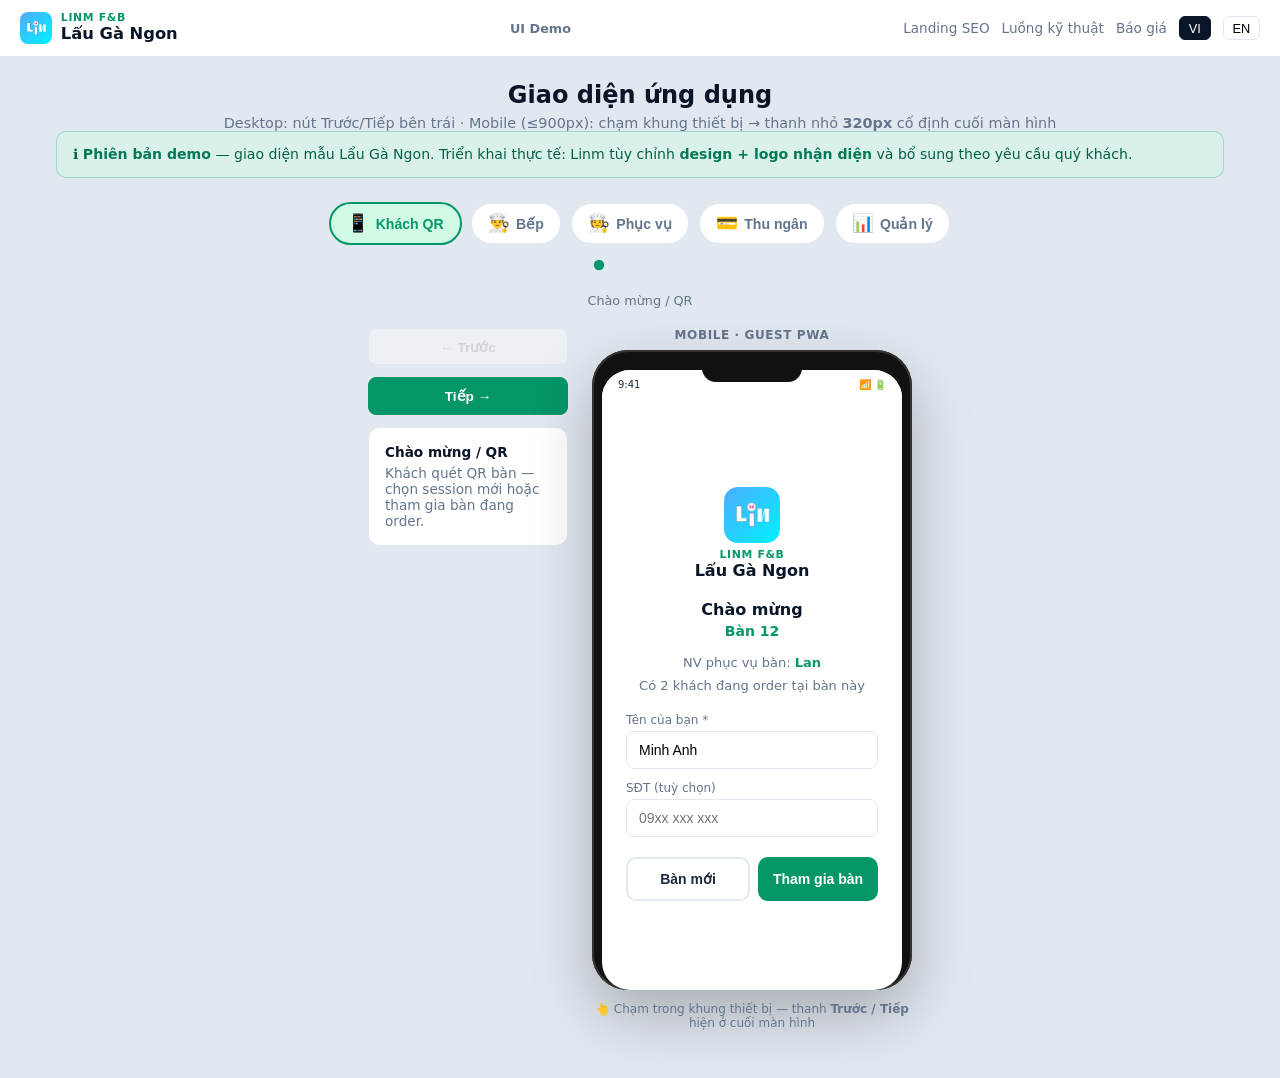
<file: demo/app-demo.html>
<!DOCTYPE html>
<html lang="vi">
<head>
<meta charset="UTF-8">
<meta name="viewport" content="width=device-width, initial-scale=1.0">
<link rel="icon" href="assets/linm/icon-192.png" type="image/png">
<link rel="apple-touch-icon" href="assets/linm/icon-192.png">
<link rel="stylesheet" href="assets/linm/app-brand.css">
<title>LINM F&amp;B — Lẩu Gà Ngon · UI Demo</title>
<style>
:root {
  --navy:#0a1628; --green:#059669; --green-mid:#34d399;
  --green-light:#d1fae5; --slate:#f1f5f9; --border:#e2e8f0;
  --txt:#1e293b; --txt2:#64748b; --red:#ef4444; --amber:#d97706;
  --radius:12px; --phone-w:320px; --phone-h:640px;
}
*,*::before,*::after{box-sizing:border-box;margin:0;padding:0}
body{font-family:system-ui,-apple-system,'Segoe UI',Roboto,sans-serif;background:#e2e8f0;color:var(--txt);min-height:100vh}

/* Header */
header{background:#fff;border-bottom:1px solid var(--border);padding:.75rem 1.25rem;display:flex;align-items:center;justify-content:space-between;flex-wrap:wrap;gap:.75rem;position:sticky;top:0;z-index:50}
.hdr-links{display:flex;align-items:center;gap:.75rem;font-size:.85rem}
.hdr-links a{color:var(--txt2);text-decoration:none}
.hdr-links a:hover{color:var(--green)}
.lang-btn{background:none;border:1px solid var(--border);padding:.2rem .55rem;border-radius:6px;cursor:pointer;font-size:.8rem}
.lang-btn.active{background:var(--navy);color:#fff;border-color:var(--navy)}

/* Layout */
.demo-wrap{max-width:1200px;margin:0 auto;padding:1.5rem 1rem 3rem;overflow-x:hidden}
.demo-title{text-align:center;margin-bottom:1.5rem}
.demo-title h1{font-size:1.5rem;color:var(--navy)}
.demo-title p{color:var(--txt2);font-size:.9rem;margin-top:.35rem}

/* Persona tabs */
.persona-bar{display:flex;gap:.5rem;justify-content:center;flex-wrap:wrap;margin-bottom:1rem}
.persona-btn{display:flex;align-items:center;gap:.4rem;padding:.55rem 1rem;border:2px solid var(--border);background:#fff;border-radius:999px;cursor:pointer;font-size:.88rem;font-weight:600;color:var(--txt2);transition:.2s}
.persona-btn.active{border-color:var(--green);background:var(--green-light);color:var(--green)}
.persona-btn .icon{font-size:1.1rem}

/* Screen steps */
.screen-bar{display:flex;gap:.35rem;justify-content:center;flex-wrap:wrap;margin-bottom:1.5rem}
.screen-dot{width:8px;height:8px;border-radius:50%;background:var(--border);cursor:pointer;transition:.2s}
.screen-dot.active{background:var(--green);transform:scale(1.3)}
.screen-label{text-align:center;font-size:.8rem;color:var(--txt2);margin-bottom:1rem;min-height:1.2rem}

/* Main stage */
.stage{display:flex;align-items:flex-start;justify-content:center;gap:1.5rem;flex-wrap:wrap;width:100%}
.controls{display:flex;flex-direction:column;gap:.75rem;min-width:140px;flex-shrink:0}
.ctrl-btn{padding:.6rem 1rem;border:1px solid var(--border);background:#fff;border-radius:8px;cursor:pointer;font-weight:600;font-size:.85rem}
.ctrl-btn:hover{border-color:var(--green);color:var(--green)}
.ctrl-btn.primary{background:var(--green);color:#fff;border-color:var(--green)}
.ctrl-btn:disabled{opacity:.4;cursor:not-allowed}
.screen-info{background:#fff;border:1px solid var(--border);border-radius:var(--radius);padding:1rem;font-size:.85rem;color:var(--txt2);max-width:200px}
.screen-info strong{display:block;color:var(--navy);margin-bottom:.35rem}

/* Device frames */
.device-wrap{position:relative;max-width:100%;flex:1 1 320px;display:flex;flex-direction:column;align-items:center;min-width:0}
/* Device frames — phone width locked to design spec */
.device-wrap.is-phone{width:var(--phone-w);max-width:var(--phone-w);flex:0 0 auto}
#device-mount.is-phone{width:var(--phone-w);max-width:var(--phone-w);flex-shrink:0}
.device-label{text-align:center;font-size:.75rem;color:var(--txt2);margin-bottom:.5rem;font-weight:600;text-transform:uppercase;letter-spacing:.05em}
.phone-frame{width:var(--phone-w);max-width:var(--phone-w);height:var(--phone-h);flex-shrink:0;box-sizing:border-box;background:#111;border-radius:36px;padding:10px;box-shadow:0 25px 60px rgba(0,0,0,.25),inset 0 0 0 2px #333}
.phone-notch{width:100px;height:22px;background:#111;border-radius:0 0 14px 14px;margin:0 auto -12px;position:relative;z-index:2}
.phone-screen{width:100%;height:100%;background:#fff;border-radius:28px;overflow:hidden;display:flex;flex-direction:column;position:relative}
.tablet-frame{width:min(480px,100%);max-width:100%;height:min(680px,78vh);background:#1a1a1a;border-radius:20px;padding:12px;box-shadow:0 25px 60px rgba(0,0,0,.25);box-sizing:border-box}
.tablet-screen{width:100%;height:100%;background:#0f172a;border-radius:12px;overflow:hidden;display:flex;flex-direction:column;min-width:0}
#device-mount{width:100%;max-width:100%;display:flex;justify-content:center}

/* ===== IN-APP UI COMPONENTS ===== */
.app-status{height:28px;background:#fff;display:flex;align-items:center;justify-content:space-between;padding:0 16px;font-size:10px;color:var(--txt);flex-shrink:0}
.app-header{padding:12px 16px;background:#fff;border-bottom:1px solid #f1f5f9;display:flex;align-items:center;gap:8px;flex-shrink:0}
.app-header h2{font-size:15px;font-weight:700;flex:1}
.app-header .badge{background:var(--green-light);color:var(--green);font-size:11px;padding:2px 8px;border-radius:999px;font-weight:600}
.back-btn{color:var(--green);font-size:18px;cursor:pointer;border:none;background:none}
.app-body{flex:1;overflow-y:auto;padding:12px 16px;-webkit-overflow-scrolling:touch}
.app-footer{padding:10px 16px 20px;background:#fff;border-top:1px solid #f1f5f9;flex-shrink:0}
.btn-app{display:block;width:100%;padding:12px;border:none;border-radius:10px;font-weight:700;font-size:14px;cursor:pointer;text-align:center}
.btn-app.green{background:var(--green);color:#fff}
.btn-app.outline{background:#fff;border:2px solid var(--border);color:var(--txt)}
.btn-app.amber{background:var(--amber);color:#fff}
.btn-row{display:flex;gap:8px}
.btn-row .btn-app{flex:1}

/* Form */
.field{margin-bottom:12px}
.field label{display:block;font-size:12px;color:var(--txt2);margin-bottom:4px}
.field input{width:100%;padding:10px 12px;border:1px solid var(--border);border-radius:8px;font-size:14px}
.field input:focus{outline:2px solid var(--green-light);border-color:var(--green)}

/* Menu */
.cat-scroll{display:flex;gap:8px;margin-bottom:12px;overflow-x:auto;padding-bottom:4px}
.cat-pill{padding:6px 14px;border-radius:999px;font-size:12px;white-space:nowrap;border:1px solid var(--border);background:#fff;color:var(--txt2);cursor:pointer}
.cat-pill.active{background:var(--navy);color:#fff;border-color:var(--navy)}
.menu-grid{display:grid;grid-template-columns:1fr 1fr;gap:10px}
.menu-card{border:1px solid var(--border);border-radius:10px;overflow:hidden;cursor:pointer}
.menu-img{height:80px;display:flex;align-items:center;justify-content:center;font-size:2rem;background:linear-gradient(135deg,#fef3c7,#fde68a)}
.menu-img.drinks{background:linear-gradient(135deg,#dbeafe,#93c5fd)}
.menu-img.combo{background:linear-gradient(135deg,#fce7f3,#f9a8d4)}
.menu-img.hotpot{background:linear-gradient(135deg,#fee2e2,#fca5a5)}
.menu-img.side{background:linear-gradient(135deg,#dcfce7,#86efac)}
.menu-info{padding:8px}
.menu-info h4{font-size:12px;font-weight:600;margin-bottom:2px;line-height:1.3}
.menu-price{font-size:13px;font-weight:700;color:var(--green)}
.menu-add{float:right;width:24px;height:24px;background:var(--green);color:#fff;border:none;border-radius:6px;font-size:16px;line-height:1;cursor:pointer}

/* Detail */
.detail-img{height:140px;border-radius:12px;display:flex;align-items:center;justify-content:center;font-size:4rem;background:linear-gradient(135deg,#fef3c7,#fde68a);margin-bottom:12px}
.addon-list{margin:12px 0}
.addon-item{display:flex;align-items:center;justify-content:space-between;padding:8px 0;border-bottom:1px solid #f1f5f9;font-size:13px}
.addon-check{width:20px;height:20px;border:2px solid var(--border);border-radius:4px;display:flex;align-items:center;justify-content:center;font-size:12px;color:#fff}
.addon-check.on{background:var(--green);border-color:var(--green)}
.qty-row{display:flex;align-items:center;justify-content:center;gap:16px;margin:12px 0}
.qty-btn{width:36px;height:36px;border:1px solid var(--border);border-radius:8px;background:#fff;font-size:18px;cursor:pointer}
.qty-num{font-size:20px;font-weight:700}

/* Cart bar */
.cart-bar{display:flex;align-items:center;justify-content:space-between;background:var(--navy);color:#fff;padding:10px 14px;border-radius:10px;margin-top:8px;font-size:13px}
.cart-bar strong{color:var(--green-mid)}

/* Service chips */
.svc-chips{display:flex;flex-wrap:wrap;gap:8px;margin:12px 0}
.svc-chip{padding:8px 12px;border:1px solid var(--border);border-radius:8px;font-size:12px;background:#fff;cursor:pointer;text-align:center;flex:1;min-width:calc(50% - 4px)}
.svc-chip:active{background:var(--green-light);border-color:var(--green)}

/* Payment */
.pay-methods{display:flex;flex-direction:column;gap:8px;margin:12px 0}
.pay-opt{display:flex;align-items:center;gap:12px;padding:12px;border:2px solid var(--border);border-radius:10px;cursor:pointer;font-size:13px}
.pay-opt.selected{border-color:var(--green);background:var(--green-light)}
.pay-icon{font-size:1.5rem}
.qr-box{background:#fff;border:2px dashed var(--border);border-radius:12px;padding:16px;text-align:center;margin:12px 0}
.qr-placeholder{width:140px;height:140px;margin:0 auto 8px;background:repeating-conic-gradient(#e2e8f0 0% 25%,#fff 0% 50%) 50%/16px 16px;border-radius:8px;display:flex;align-items:center;justify-content:center;font-size:11px;color:var(--txt2)}
.upload-zone{border:2px dashed var(--amber);border-radius:10px;padding:20px;text-align:center;font-size:12px;color:var(--txt2);background:#fffbeb;margin:12px 0}

/* Feedback */
.stars{display:flex;justify-content:center;gap:8px;font-size:2rem;margin:16px 0}
.star{cursor:pointer;filter:grayscale(1);opacity:.4}
.star.lit{filter:none;opacity:1}

/* Kitchen (dark) */
.k-header{padding:16px;background:#1e293b;display:flex;justify-content:space-between;align-items:center;border-bottom:1px solid #334155}
.k-header h2{color:#fff;font-size:16px}
.k-body{flex:1;padding:12px;overflow-y:auto;overflow-x:hidden;display:grid;grid-template-columns:repeat(auto-fit,minmax(140px,1fr));gap:10px;align-content:start;min-width:0}
.k-ticket{background:#1e293b;border:1px solid #334155;border-radius:10px;padding:12px;border-left:4px solid var(--amber)}
.k-ticket.new{border-left-color:var(--green);animation:pulse 2s infinite}
.k-ticket.done{border-left-color:#64748b;opacity:.7}
@keyframes pulse{0%,100%{box-shadow:0 0 0 0 rgba(16,185,129,.3)}50%{box-shadow:0 0 0 6px rgba(16,185,129,0)}}
.k-table{font-size:18px;font-weight:800;color:#fff;margin-bottom:4px}
.k-time{font-size:10px;color:#94a3b8}
.k-lines{font-size:12px;color:#cbd5e1;margin:8px 0;line-height:1.6}
.k-actions{display:flex;gap:6px}
.k-btn{flex:1;padding:6px;border:none;border-radius:6px;font-size:11px;font-weight:600;cursor:pointer}
.k-btn.confirm{background:var(--green);color:#fff}
.k-btn.done{background:#334155;color:#fff}

/* Cashier */
.c-layout{display:flex;flex:1;width:100%;min-width:0;min-height:0;overflow:hidden}
.c-sidebar{width:118px;background:#1e293b;padding:8px 6px;flex-shrink:0;border-right:1px solid #334155}
.c-nav{padding:8px 6px;border-radius:6px;font-size:11px;line-height:1.35;color:#94a3b8;margin-bottom:4px;cursor:pointer;word-break:break-word}
.c-nav.active{background:#334155;color:#fff}
.c-main{flex:1;min-width:0;padding:12px;overflow-x:hidden;overflow-y:auto;background:#0f172a;-webkit-overflow-scrolling:touch}
.c-main h3{word-break:break-word;line-height:1.35}
.c-card{background:#1e293b;border:1px solid #334155;border-radius:10px;padding:12px;margin-bottom:10px;display:flex;gap:10px;min-width:0;align-items:flex-start}
.c-proof{width:52px;height:52px;background:linear-gradient(135deg,#dbeafe,#60a5fa);border-radius:8px;display:flex;align-items:center;justify-content:center;font-size:1.25rem;flex-shrink:0}
.c-info{flex:1;min-width:0;font-size:11px;color:#cbd5e1;line-height:1.45}
.c-info strong{color:#fff;font-size:13px;display:block;margin-bottom:4px;line-height:1.3}
.c-meta{word-break:break-word;overflow-wrap:anywhere}
.c-meta-note{color:#94a3b8;margin-top:2px}
.c-actions{display:flex;flex-wrap:wrap;gap:6px;margin-top:10px}
.c-btn{padding:7px 10px;border:none;border-radius:6px;font-size:11px;font-weight:600;cursor:pointer;white-space:nowrap;flex:1 1 auto;min-width:72px;text-align:center}
.c-btn.ok{background:var(--green);color:#fff}
.c-btn.no{background:#334155;color:#fff}

/* Waiter / staff login */
.login-screen{display:flex;flex-direction:column;justify-content:center;height:100%;padding:24px;background:#fff}
.login-logo{margin:0 auto 12px;text-align:center}
.login-title{font-size:18px;font-weight:800;text-align:center;color:var(--navy);margin-bottom:4px}
.login-sub{font-size:12px;color:var(--txt2);text-align:center;margin-bottom:20px}
.login-lock{font-size:11px;color:var(--amber);text-align:center;margin-top:12px;padding:8px;background:#fffbeb;border-radius:8px}
.w-top{padding:12px 16px;background:var(--green);color:#fff;display:flex;justify-content:space-between;align-items:center;flex-shrink:0}
.w-top h2{font-size:15px;font-weight:700}
.w-badge{background:rgba(255,255,255,.25);padding:3px 8px;border-radius:999px;font-size:10px;font-weight:600}
.w-body{flex:1;overflow-y:auto;padding:12px 16px;background:var(--slate)}
.w-card{background:#fff;border:1px solid var(--border);border-radius:10px;padding:12px;margin-bottom:8px;cursor:pointer}
.w-card.urgent{border-left:4px solid var(--amber)}
.w-card.new{border-left:4px solid var(--green)}
.w-card.done{opacity:.65}
.w-row{display:flex;justify-content:space-between;align-items:flex-start;gap:8px}
.w-meta{font-size:11px;color:var(--txt2);margin-top:4px;line-height:1.45}
.w-actions{display:flex;gap:6px;margin-top:10px;flex-wrap:wrap}
.w-btn{padding:8px 12px;border:none;border-radius:8px;font-size:11px;font-weight:600;cursor:pointer;flex:1;min-width:100px}
.w-btn.green{background:var(--green);color:#fff}
.w-btn.outline{background:#fff;border:1px solid var(--border);color:var(--txt)}
.w-nav{display:flex;gap:6px;padding:8px 0 12px;overflow-x:auto}
.w-nav-pill{padding:6px 12px;border-radius:999px;font-size:11px;border:1px solid var(--border);background:#fff;white-space:nowrap;cursor:pointer}
.w-nav-pill.active{background:var(--navy);color:#fff;border-color:var(--navy)}
.staff-pick{background:var(--green-light);border:1px solid var(--green);border-radius:8px;padding:10px;margin-top:8px;font-size:12px;cursor:pointer;text-align:left}
.staff-pick.selected{box-shadow:0 0 0 2px var(--green)}
.scan-box{border:2px dashed var(--green);border-radius:10px;padding:16px;text-align:center;font-size:12px;color:var(--txt2);margin:12px 0;cursor:pointer;background:#fff}
.ratio-note{background:#ecfdf5;border:1px solid #a7f3d0;border-radius:8px;padding:10px;font-size:11px;color:var(--txt2);margin-bottom:12px;line-height:1.5}
.staff-row{display:flex;align-items:center;gap:10px;padding:10px 0;border-bottom:1px solid var(--border);font-size:12px}
.staff-avatar{width:36px;height:36px;border-radius:50%;background:var(--green-light);display:flex;align-items:center;justify-content:center;font-size:1rem;flex-shrink:0}
.staff-score{margin-left:auto;font-weight:800;color:var(--green)}
.score-bar{height:5px;background:var(--border);border-radius:3px;overflow:hidden;margin-top:4px}
.score-fill{height:100%;background:var(--green)}
.tag-role{font-size:10px;padding:2px 6px;border-radius:4px;background:#f1f5f9;color:var(--txt2)}

/* Manager */
.m-top{padding:14px 16px;background:#fff;border-bottom:1px solid var(--border);display:flex;justify-content:space-between;align-items:center}
.m-tabs{display:flex;gap:4px;padding:8px 12px;background:#fff;border-bottom:1px solid var(--border);flex-wrap:wrap}
.m-tab{padding:6px 10px;font-size:11px;border-radius:6px;cursor:pointer;color:var(--txt2);white-space:nowrap}
.m-tab.active{background:var(--green-light);color:var(--green);font-weight:600}
.table-map{display:grid;grid-template-columns:repeat(4,1fr);gap:8px;padding:12px 0}
.tbl-cell{aspect-ratio:1;border-radius:8px;display:flex;flex-direction:column;align-items:center;justify-content:center;font-size:11px;font-weight:600;border:2px solid var(--border);background:#fff}
.tbl-cell.busy{background:#fef3c7;border-color:var(--amber);color:var(--amber)}
.tbl-cell.free{background:var(--green-light);border-color:var(--green);color:var(--green)}
.chart-bar{display:flex;align-items:flex-end;gap:6px;height:100px;margin:16px 0;padding:0 8px}
.chart-col{flex:1;background:var(--green);border-radius:4px 4px 0 0;min-height:8px;opacity:.85}
.report-subtabs{display:flex;gap:6px;margin-bottom:12px}
.report-sub{padding:6px 12px;font-size:11px;border-radius:999px;border:1px solid var(--border);cursor:pointer;color:var(--txt2);background:#fff}
.report-sub.active{background:var(--green);color:#fff;border-color:var(--green);font-weight:600}
.report-panel{display:none}
.report-panel.active{display:block}
.chart-hbar{margin:8px 0 14px}
.hbar-row{display:flex;align-items:center;gap:8px;margin-bottom:8px;font-size:11px}
.hbar-label{width:88px;flex-shrink:0;white-space:nowrap;overflow:hidden;text-overflow:ellipsis;font-weight:500}
.hbar-track{flex:1;height:10px;background:#f1f5f9;border-radius:999px;overflow:hidden}
.hbar-fill{height:100%;background:linear-gradient(90deg,var(--green),#34d399);border-radius:999px}
.hbar-val{width:36px;text-align:right;font-weight:700;color:var(--green);font-size:10px}
.dish-table{width:100%;font-size:11px;border-collapse:collapse;margin-top:8px}
.dish-table th,.dish-table td{padding:6px 4px;border-bottom:1px solid var(--border);text-align:left}
.dish-table th{color:var(--txt2);font-weight:600;background:#f8fafc}
.dish-table td.num{text-align:right;font-weight:600}
.fav-grid{display:flex;flex-wrap:wrap;gap:6px;margin-top:8px}
.fav-pill{font-size:10px;padding:4px 8px;border-radius:999px;background:var(--green-light);color:var(--green);border:1px solid rgba(22,163,74,.2)}
.fav-pill strong{font-weight:800}
.app-body-scroll{overflow-y:auto;flex:1;padding:12px 16px;-webkit-overflow-scrolling:touch}
.stat-row{display:grid;grid-template-columns:1fr 1fr;gap:8px;margin-bottom:12px}
.stat-box{background:#f8fafc;border:1px solid var(--border);border-radius:8px;padding:10px;text-align:center}
.stat-box .num{font-size:20px;font-weight:800;color:var(--green)}
.stat-box .lbl{font-size:10px;color:var(--txt2)}
.qr-preview{display:flex;gap:16px;align-items:flex-start;margin-top:12px}
.qr-preview .qr-placeholder{width:100px;height:100px;flex-shrink:0}

/* Bottom nav guest */
.bottom-nav{display:flex;background:#fff;border-top:1px solid #f1f5f9;padding:6px 0 14px;flex-shrink:0}
.nav-item{flex:1;text-align:center;font-size:10px;color:var(--txt2);cursor:pointer}
.nav-item.active{color:var(--green);font-weight:600}
.nav-item .ni{font-size:18px;display:block;margin-bottom:2px}

/* Clickable in-app */
[data-go],[data-go-persona],.menu-card,.cart-bar,.tbl-cell.busy,.k-ticket.new,.c-card{cursor:pointer}
[data-go]:hover,[data-go-persona]:hover,.menu-card:hover{opacity:.92}
.tap-hint{text-align:center;font-size:.75rem;color:var(--txt2);margin-top:.75rem}
.toast{position:fixed;bottom:24px;left:50%;transform:translateX(-50%);background:var(--navy);color:#fff;padding:.65rem 1.25rem;border-radius:999px;font-size:.85rem;z-index:200;opacity:0;transition:opacity .3s;pointer-events:none}
.toast.show{opacity:1}

/* Mobile nav — flex bottom bar (mobile viewport only, width = phone mockup) */
.nav-fab-bar{
  display:none;
  position:fixed;
  z-index:120;
  gap:.5rem;
  align-items:stretch;
  justify-content:center;
  pointer-events:none;
}
.nav-fab-bar .nav-fab{pointer-events:auto}
.nav-fab{
  flex:1;
  display:inline-flex;
  align-items:center;
  justify-content:center;
  gap:.35rem;
  min-height:2.75rem;
  padding:.55rem .75rem;
  border:none;
  border-radius:999px;
  font-weight:700;
  font-size:.85rem;
  cursor:pointer;
  box-shadow:0 4px 14px rgba(10,22,40,.12);
  transition:transform .15s,box-shadow .15s,opacity .15s;
  -webkit-tap-highlight-color:transparent;
}
.nav-fab:active:not(:disabled){transform:scale(.97)}
.nav-fab-prev{background:#fff;color:var(--navy);border:2px solid var(--border)}
.nav-fab-next{background:var(--green);color:#fff;border:2px solid var(--green)}
.nav-fab:disabled{opacity:.42;cursor:not-allowed;box-shadow:none;transform:none}

@media(min-width:901px){
  .nav-fab-bar{display:none!important}
  body.in-app-nav .demo-wrap{padding-bottom:3rem}
}

@media(max-width:900px){
  body.in-app-nav .nav-fab-bar{
    display:flex;
    left:50%;
    right:auto;
    transform:translateX(-50%);
    bottom:calc(.65rem + env(safe-area-inset-bottom,0px));
    width:var(--phone-w);
    max-width:calc(100% - 1.5rem);
    padding:.45rem .5rem;
    background:rgba(255,255,255,.97);
    backdrop-filter:blur(10px);
    border:1px solid var(--border);
    border-radius:14px;
    box-shadow:0 8px 28px rgba(10,22,40,.14);
    pointer-events:auto;
  }
  .stage{flex-direction:column;align-items:center}
  .controls{flex-direction:column;flex-wrap:nowrap;justify-content:flex-start;width:100%;max-width:var(--phone-w);order:-1}
  .controls .ctrl-btn{display:none}
  .screen-info{max-width:100%;width:100%}
  .device-wrap{order:0}
  .device-wrap.is-phone{width:var(--phone-w);max-width:var(--phone-w);margin-left:auto;margin-right:auto}
  .phone-frame{width:var(--phone-w);max-width:var(--phone-w)}
  body.in-app-nav .demo-wrap{padding-bottom:calc(4.25rem + env(safe-area-inset-bottom,0px))}
  body.in-app-nav .toast{bottom:calc(4rem + env(safe-area-inset-bottom,0px))}
  .device-wrap.is-tablet{width:100%;max-width:min(480px,100%)}
  body.in-app-nav .nav-fab-bar.nav-fab-bar--tablet{
    width:min(480px,calc(100% - 1.5rem));
    max-width:min(480px,calc(100% - 1.5rem));
  }
}

/* Hidden screens */
.screen-view{display:none;flex-direction:column;height:100%;width:100%;min-width:0;min-height:0;overflow:hidden}
.screen-view.active{display:flex}

@media(max-width:700px){
  .tablet-frame{height:min(620px,72vh)}
  .k-body{grid-template-columns:1fr}
  header{padding:.65rem 1rem}
  .hdr-links{flex-wrap:wrap;gap:.45rem .65rem;font-size:.8rem}
  .persona-bar{gap:.4rem}
  .persona-btn{padding:.5rem .75rem;font-size:.82rem}
  .demo-title h1{font-size:1.25rem}
  .demo-title p{font-size:.85rem}
}
</style>
</head>
<body>
<script src="assets/linm/seo-links.js"></script>

<header>
  <a data-seo-href="/" href="/" class="app-brand app-brand--nav">
    <img src="assets/linm/logo-128.png" alt="Linm" class="app-brand__icon" width="32" height="32">
    <span class="app-brand__text">
      <span class="app-brand__platform">LINM F&amp;B</span>
      <span class="app-brand__tenant">Lẩu Gà Ngon</span>
    </span>
  </a>
  <span style="font-size:.8rem;color:var(--txt2);font-weight:600">UI Demo</span>
  <div class="hdr-links">
    <a data-seo-href="/" href="/"><span class="vi">Landing SEO</span><span class="en" style="display:none">SEO landing</span></a>
    <a href="workflow-demo.html"><span class="vi">Luồng kỹ thuật</span><span class="en" style="display:none">Tech flow</span></a>
    <a data-seo-href="/pricing" href="/pricing"><span class="vi">Báo giá</span><span class="en" style="display:none">Pricing</span></a>
    <button class="lang-btn active" onclick="setLang('vi')">VI</button>
    <button class="lang-btn" onclick="setLang('en')">EN</button>
  </div>
</header>

<div class="demo-wrap">
  <div class="demo-title">
    <h1><span class="vi">Giao diện ứng dụng</span><span class="en" style="display:none">Application UI</span></h1>
    <p><span class="vi">Desktop: nút Trước/Tiếp bên trái · Mobile (≤900px): chạm khung thiết bị → thanh nhỏ <strong>320px</strong> cố định cuối màn hình</span><span class="en" style="display:none">Desktop: Prev/Next on the left · Mobile (≤900px): tap device → compact <strong>320px</strong> bar at bottom</span></p>
    <div class="demo-disclaimer demo-disclaimer--inline">
      <span class="vi">ℹ️ <strong>Phiên bản demo</strong> — giao diện mẫu Lẩu Gà Ngon. Triển khai thực tế: Linm tùy chỉnh <strong>design + logo nhận diện</strong> và bổ sung theo yêu cầu quý khách.</span>
      <span class="en" style="display:none">ℹ️ <strong>Demo version</strong> — Lau Ga Ngon sample UI. Production: Linm customizes <strong>design + brand identity</strong> and adds features per your requirements.</span>
    </div>
  </div>

  <div class="persona-bar">
    <button class="persona-btn active" data-persona="guest" onclick="setPersona('guest',this)"><span class="icon">📱</span><span class="vi">Khách QR</span><span class="en" style="display:none">Guest</span></button>
    <button class="persona-btn" data-persona="kitchen" onclick="setPersona('kitchen',this)"><span class="icon">👨‍🍳</span><span class="vi">Bếp</span><span class="en" style="display:none">Kitchen</span></button>
    <button class="persona-btn" data-persona="waiter" onclick="setPersona('waiter',this)"><span class="icon">🧑‍🍳</span><span class="vi">Phục vụ</span><span class="en" style="display:none">Waiter</span></button>
    <button class="persona-btn" data-persona="cashier" onclick="setPersona('cashier',this)"><span class="icon">💳</span><span class="vi">Thu ngân</span><span class="en" style="display:none">Cashier</span></button>
    <button class="persona-btn" data-persona="manager" onclick="setPersona('manager',this)"><span class="icon">📊</span><span class="vi">Quản lý</span><span class="en" style="display:none">Manager</span></button>
  </div>

  <div class="screen-bar" id="screen-dots"></div>
  <div class="screen-label" id="screen-label"></div>

  <div class="stage">
    <div class="controls">
      <button class="ctrl-btn" id="btn-prev" onclick="prevScreen()">← <span class="vi">Trước</span><span class="en" style="display:none">Prev</span></button>
      <button class="ctrl-btn primary" id="btn-next" onclick="nextScreen()"><span class="vi">Tiếp</span><span class="en" style="display:none">Next</span> →</button>
      <div class="screen-info" id="screen-info"></div>
    </div>

    <div class="device-wrap" id="device-wrap">
      <div class="device-label" id="device-label">Mobile · Guest PWA</div>
      <div id="device-mount"></div>
      <p class="tap-hint"><span class="vi">👆 Chạm trong khung thiết bị — thanh <strong>Trước / Tiếp</strong> hiện ở cuối màn hình</span><span class="en" style="display:none">👆 Tap inside the device — <strong>Prev / Next</strong> bar appears at the bottom</span></p>
    </div>
  </div>
</div>
<div class="toast" id="toast"></div>

<nav class="nav-fab-bar" aria-label="Demo navigation">
  <button type="button" class="nav-fab nav-fab-prev" id="fab-prev" onclick="prevScreen()">
    <span aria-hidden="true">←</span>
    <span class="vi">Trước</span><span class="en" style="display:none">Prev</span>
  </button>
  <button type="button" class="nav-fab nav-fab-next" id="fab-next" onclick="nextScreen()">
    <span class="vi">Tiếp</span><span class="en" style="display:none">Next</span>
    <span aria-hidden="true">→</span>
  </button>
</nav>

<script>
const APP_TENANT = 'Lẩu Gà Ngon';
function appBrandBlock() {
  return `<div class="app-brand app-brand--phone login-logo">
    <img src="assets/linm/logo-128.png" alt="Linm" class="app-brand__icon--lg" width="56" height="56">
    <span class="app-brand__text">
      <span class="app-brand__platform">LINM F&amp;B</span>
      <span class="app-brand__tenant">${APP_TENANT}</span>
    </span>
  </div>`;
}

/* ─── Screen definitions ─── */
const PERSONAS = {
  guest: {
    device: 'phone',
    deviceLabelVi: 'Mobile · Guest PWA',
    deviceLabelEn: 'Mobile · Guest PWA',
    screens: [
      { id:'g1', labelVi:'Chào mừng / QR', labelEn:'Welcome / QR',
        infoVi:'Khách quét QR bàn — chọn session mới hoặc tham gia bàn đang order.',
        infoEn:'Guest scans table QR — new session or join existing.',
        html: guestWelcome },
      { id:'g2', labelVi:'Thực đơn', labelEn:'Menu',
        infoVi:'Danh mục món, combo, nước — grid 2 cột có hình và giá.',
        infoEn:'Categories, combos, drinks — 2-col grid with image and price.',
        html: guestMenu },
      { id:'g3', labelVi:'Chi tiết món', labelEn:'Item detail',
        infoVi:'Chọn đồ ăn kèm, số lượng, ghi chú.',
        infoEn:'Pick addons, quantity, note.',
        html: guestDetail },
      { id:'g4', labelVi:'Giỏ & gọi phục vụ', labelEn:'Cart & service',
        infoVi:'Xem giỏ, gọi khăn / nước / xác nhận món / thanh toán.',
        infoEn:'Cart, call napkin / water / confirm / pay.',
        html: guestService },
      { id:'g5', labelVi:'Thanh toán', labelEn:'Payment',
        infoVi:'Chọn tiền mặt, Momo, CK — QR chuyển khoản preset số tiền.',
        infoEn:'Cash, Momo, bank — preset transfer QR.',
        html: guestPayment },
      { id:'g6', labelVi:'Upload biên lai', labelEn:'Upload proof',
        infoVi:'Tải QR CK, chuyển khoản, upload ảnh chứng từ.',
        infoEn:'Download QR, transfer, upload proof photo.',
        html: guestProof },
      { id:'g7', labelVi:'Đánh giá + NV', labelEn:'Feedback + staff',
        infoVi:'Quét QR / lookup tên NV — feedback gắn NV xác nhận TT.',
        infoEn:'Scan staff QR / name lookup — feedback tied to payment confirmer.',
        html: guestFeedback }
    ]
  },
  kitchen: {
    device: 'tablet',
    deviceLabelVi: 'Tablet · Kitchen Display',
    deviceLabelEn: 'Tablet · Kitchen Display',
    screens: [
      { id:'k1', labelVi:'Ticket chờ', labelEn:'Pending tickets',
        infoVi:'Đơn mới realtime — nhóm theo bàn, highlight xanh.',
        infoEn:'New realtime tickets — by table, green highlight.',
        html: kitchenPending },
      { id:'k2', labelVi:'Đang chế biến', labelEn:'Preparing',
        infoVi:'Bếp xác nhận — trạng thái preparing.',
        infoEn:'Kitchen confirmed — preparing status.',
        html: kitchenPrep }
    ]
  },
  waiter: {
    device: 'phone',
    deviceLabelVi: 'Mobile · Nhân viên phục vụ (login)',
    deviceLabelEn: 'Mobile · Waiter (login required)',
    screens: [
      { id:'w0', labelVi:'Đăng nhập', labelEn:'Login',
        infoVi:'Nhân viên + quản lý bắt buộc JWT — khách không login.',
        infoEn:'Staff + manager require JWT — guests do not login.',
        html: waiterLogin },
      { id:'w1', labelVi:'Tổng quan ca', labelEn:'Shift overview',
        infoVi:'Bàn phụ trách, request chờ xử lý.',
        infoEn:'Assigned tables, pending requests.',
        html: waiterHome },
      { id:'w2', labelVi:'Dọn bàn', labelEn:'Table reset',
        infoVi:'Xác nhận đã dọn bàn / vệ sinh sau khách.',
        infoEn:'Confirm table cleaned after guests leave.',
        html: waiterClean },
      { id:'w3', labelVi:'Xác nhận order', labelEn:'Confirm order',
        infoVi:'Xác nhận order mới từ khách QR trước khi gửi bếp.',
        infoEn:'Confirm guest QR order before kitchen.',
        html: waiterOrderConfirm },
      { id:'w4', labelVi:'Xác nhận phục vụ', labelEn:'Confirm service',
        infoVi:'Request: order, gọi thêm, hoàn trả, lau bàn, TT — scan hoặc bấm xác nhận.',
        infoEn:'Requests: order, extras, return, clean, pay — scan or tap confirm.',
        html: waiterServiceConfirm }
    ]
  },
  cashier: {
    device: 'tablet',
    deviceLabelVi: 'Tablet · Cashier',
    deviceLabelEn: 'Tablet · Cashier',
    screens: [
      { id:'c1', labelVi:'Chờ xác nhận CK', labelEn:'Pending transfers',
        infoVi:'Queue thanh toán CK kèm ảnh biên lai upload.',
        infoEn:'Transfer queue with uploaded proof images.',
        html: cashierPending },
      { id:'c2', labelVi:'Đã xác nhận', labelEn:'Confirmed',
        infoVi:'Staff xác nhận — kích hoạt feedback khách.',
        infoEn:'Staff confirmed — triggers guest feedback.',
        html: cashierDone }
    ]
  },
  manager: {
    device: 'tablet',
    deviceLabelVi: 'Tablet · Admin',
    deviceLabelEn: 'Tablet · Admin',
    screens: [
      { id:'m0', labelVi:'Đăng nhập QL', labelEn:'Manager login',
        infoVi:'Quản lý đăng nhập JWT — view đánh giá NV.',
        infoEn:'Manager JWT login — staff rating view.',
        html: managerLogin },
      { id:'m1', labelVi:'Sơ đồ bàn', labelEn:'Table map',
        infoVi:'Quản lý bàn + QR — trạng thái trống / đang phục vụ.',
        infoEn:'Table + QR management — free / occupied.',
        html: managerTables },
      { id:'m2', labelVi:'QR thanh toán', labelEn:'Payment QR setup',
        infoVi:'Cấu hình đa tài khoản CK — preview QR preset.',
        infoEn:'Multi bank account — preset QR preview.',
        html: managerQr },
      { id:'m3', labelVi:'Thực đơn', labelEn:'Menu admin',
        infoVi:'Quản lý món, combo, giá, hình ảnh.',
        infoEn:'Manage items, combos, prices, images.',
        html: managerMenu },
      { id:'m4', labelVi:'Báo cáo', labelEn:'Reports',
        infoVi:'Doanh thu, bảng kê TT, thống kê món đặt nhiều & topping ưa thích.',
        infoEn:'Revenue, payment ledger, top dishes & favorite addons.',
        html: managerReports },
      { id:'m5', labelVi:'Đánh giá NV', labelEn:'Staff ratings',
        infoVi:'Điểm NV theo feedback — tỷ lệ 6 join : 4 full ca.',
        infoEn:'Staff scores from feedback — 6 join : 4 full shift ratio.',
        html: managerStaffEval }
    ]
  }
};

/* ─── Guest screen HTML builders ─── */
function guestWelcome() {
  return `<div class="screen-view active">
    <div class="app-status"><span>9:41</span><span>📶 🔋</span></div>
    <div class="app-body" style="display:flex;flex-direction:column;align-items:center;justify-content:center;text-align:center;padding:24px">
      ${appBrandBlock()}
      <h2 style="font-size:16px;margin:8px 0 4px;color:var(--navy)"><span class="vi">Chào mừng</span><span class="en" style="display:none">Welcome</span></h2>
      <p style="font-size:14px;font-weight:600;color:var(--green);margin-bottom:16px"><span class="vi">Bàn 12</span><span class="en" style="display:none">Table 12</span></p>
      <p style="font-size:13px;color:var(--txt2);margin-bottom:8px"><span class="vi">NV phục vụ bàn:</span><span class="en" style="display:none">Table waiter:</span> <strong style="color:var(--green)">Lan</strong></p>
      <p style="font-size:13px;color:var(--txt2);margin-bottom:20px"><span class="vi">Có 2 khách đang order tại bàn này</span><span class="en" style="display:none">2 guests ordering at this table</span></p>
      <div class="field" style="width:100%;text-align:left">
        <label><span class="vi">Tên của bạn *</span><span class="en" style="display:none">Your name *</span></label>
        <input type="text" value="Minh Anh" readonly>
      </div>
      <div class="field" style="width:100%;text-align:left">
        <label><span class="vi">SĐT (tuỳ chọn)</span><span class="en" style="display:none">Phone (optional)</span></label>
        <input type="tel" placeholder="09xx xxx xxx">
      </div>
      <div class="btn-row" style="width:100%;margin-top:8px">
        <button class="btn-app outline" data-go="1"><span class="vi">Bàn mới</span><span class="en" style="display:none">New session</span></button>
        <button class="btn-app green" data-go="1"><span class="vi">Tham gia bàn</span><span class="en" style="display:none">Join table</span></button>
      </div>
    </div>
  </div>`;
}

function guestMenu() {
  return `<div class="screen-view active">
    <div class="app-status"><span>9:41</span><span>📶 🔋</span></div>
    <div class="app-header">
      <h2><span class="vi">Thực đơn</span><span class="en" style="display:none">Menu</span></h2>
      <span class="badge">Bàn 12</span>
    </div>
    <div class="app-body">
      <div class="cat-scroll">
        <span class="cat-pill active"><span class="vi">Lẩu chín</span><span class="en" style="display:none">Hot pots</span></span>
        <span class="cat-pill"><span class="vi">Món thêm</span><span class="en" style="display:none">Extras</span></span>
        <span class="cat-pill"><span class="vi">Đồ uống</span><span class="en" style="display:none">Drinks</span></span>
      </div>
      <div class="menu-grid">
        <div class="menu-card" data-go="2"><div class="menu-img hotpot">🍲</div><div class="menu-info"><h4>Lẩu gà nấm (1/2 con)</h4><span class="menu-price">249.000₫</span><button class="menu-add" data-go="2">+</button></div></div>
        <div class="menu-card" data-go="2"><div class="menu-img hotpot">🌿</div><div class="menu-info"><h4>Lẩu gà lá é</h4><span class="menu-price">269.000₫</span><button class="menu-add" data-go="2">+</button></div></div>
        <div class="menu-card" data-go="2"><div class="menu-img combo">🍱</div><div class="menu-info"><h4>Combo lẩu 2 người</h4><span class="menu-price">399.000₫</span><button class="menu-add" data-go="2">+</button></div></div>
        <div class="menu-card" data-go="2"><div class="menu-img drinks">🧋</div><div class="menu-info"><h4>Trà gừng mật ong</h4><span class="menu-price">35.000₫</span><button class="menu-add" data-go="2">+</button></div></div>
      </div>
      <div class="cart-bar" data-go="3"><span>🛒 3 <span class="vi">món</span><span class="en" style="display:none">items</span></span><strong>813.000₫</strong></div>
    </div>
    <div class="bottom-nav">
      <div class="nav-item active" data-go="1"><span class="ni">📋</span><span class="vi">Menu</span><span class="en" style="display:none">Menu</span></div>
      <div class="nav-item" data-go="3"><span class="ni">🛒</span><span class="vi">Giỏ</span><span class="en" style="display:none">Cart</span></div>
      <div class="nav-item" data-go="3"><span class="ni">🙋</span><span class="vi">Gọi PV</span><span class="en" style="display:none">Service</span></div>
      <div class="nav-item" data-go="4"><span class="ni">💳</span><span class="vi">TT</span><span class="en" style="display:none">Pay</span></div>
    </div>
  </div>`;
}

function guestDetail() {
  return `<div class="screen-view active">
    <div class="app-status"><span>9:41</span><span>📶 🔋</span></div>
    <div class="app-header"><button class="back-btn" data-go="1">←</button><h2>Lẩu gà nấm</h2></div>
    <div class="app-body">
      <div class="detail-img" style="background:linear-gradient(135deg,#fee2e2,#fca5a5)">🍲</div>
      <p style="font-size:20px;font-weight:800;color:var(--green)">249.000₫</p>
      <p style="font-size:12px;color:var(--txt2);margin:8px 0"><span class="vi">Gà ta · nấm hương · nước lẩu ninh 4h</span><span class="en" style="display:none">Free-range chicken · shiitake · 4h broth</span></p>
      <p style="font-size:13px;font-weight:600;margin-top:12px"><span class="vi">Món thêm / topping</span><span class="en" style="display:none">Extras / toppings</span></p>
      <div class="addon-list">
        <div class="addon-item" data-toggle-addon><span>+ Thêm gà (+80k)</span><div class="addon-check on">✓</div></div>
        <div class="addon-item" data-toggle-addon><span>+ Mề gà (+45k)</span><div class="addon-check"> </div></div>
        <div class="addon-item" data-toggle-addon><span>+ Rau lẩu (+35k)</span><div class="addon-check on">✓</div></div>
        <div class="addon-item" data-toggle-addon><span>+ Mì trứng (+15k)</span><div class="addon-check on">✓</div></div>
      </div>
      <div class="qty-row"><button class="qty-btn">−</button><span class="qty-num">1</span><button class="qty-btn">+</button></div>
    </div>
    <div class="app-footer"><button class="btn-app green" data-go="3"><span class="vi">Thêm vào giỏ · 379.000₫</span><span class="en" style="display:none">Add to cart · 379,000₫</span></button></div>
  </div>`;
}

function guestService() {
  return `<div class="screen-view active">
    <div class="app-status"><span>9:41</span><span>📶 🔋</span></div>
    <div class="app-header"><h2><span class="vi">Giỏ hàng &amp; Phục vụ</span><span class="en" style="display:none">Cart &amp; Service</span></h2><span class="badge">Bàn 12</span></div>
    <div class="app-body">
      <div style="font-size:13px;line-height:2;border-bottom:1px solid #f1f5f9;padding-bottom:8px;margin-bottom:12px">
        <div style="display:flex;justify-content:space-between"><span>Lẩu gà nấm (+gà, rau, mì)</span><strong>379.000₫</strong></div>
        <div style="display:flex;justify-content:space-between"><span>Combo lẩu 2 người</span><strong>399.000₫</strong></div>
        <div style="display:flex;justify-content:space-between"><span>Trà gừng mật ong</span><strong>35.000₫</strong></div>
        <div style="display:flex;justify-content:space-between;font-weight:800;margin-top:8px;color:var(--navy)"><span>Tổng</span><span style="color:var(--green)">813.000₫</span></div>
      </div>
      <p style="font-size:12px;font-weight:600;color:var(--txt2);margin-bottom:8px"><span class="vi">Gọi phục vụ</span><span class="en" style="display:none">Call service</span></p>
      <div class="svc-chips">
        <div class="svc-chip" data-go-persona="waiter:4" data-toast-vi="Đã gửi request — NV sẽ xác nhận" data-toast-en="Request sent — staff will confirm">🍲 <span class="vi">Nước lẩu</span><span class="en" style="display:none">Broth</span></div>
        <div class="svc-chip" data-go-persona="waiter:4" data-toast-vi="Đã gửi request" data-toast-en="Request sent">🔥 <span class="vi">Cồn / bếp</span><span class="en" style="display:none">Fuel</span></div>
        <div class="svc-chip" data-go-persona="waiter:4" data-toast-vi="Đã gọi lau bàn" data-toast-en="Table clean requested">🧹 <span class="vi">Lau bàn</span><span class="en" style="display:none">Clean table</span></div>
        <div class="svc-chip" data-go-persona="waiter:4" data-toast-vi="Đã gọi khăn" data-toast-en="Napkin requested">🧻 <span class="vi">Khăn</span><span class="en" style="display:none">Napkin</span></div>
        <div class="svc-chip" data-go-persona="waiter:4" data-toast-vi="Đã gọi hoàn món" data-toast-en="Return requested">🔄 <span class="vi">Hoàn trả</span><span class="en" style="display:none">Return</span></div>
        <div class="svc-chip" data-go="4">💳 <span class="vi">Thanh toán</span><span class="en" style="display:none">Pay</span></div>
      </div>
    </div>
    <div class="app-footer"><button class="btn-app amber" data-go="4">💳 <span class="vi">Gọi thanh toán</span><span class="en" style="display:none">Request payment</span></button></div>
  </div>`;
}

function guestPayment() {
  return `<div class="screen-view active">
    <div class="app-status"><span>9:41</span><span>📶 🔋</span></div>
    <div class="app-header"><button class="back-btn" data-go="3">←</button><h2><span class="vi">Thanh toán</span><span class="en" style="display:none">Payment</span></h2></div>
    <div class="app-body">
      <p style="text-align:center;font-size:24px;font-weight:800;color:var(--green);margin:8px 0">813.000₫</p>
      <p style="text-align:center;font-size:12px;color:var(--txt2);margin-bottom:16px">Bàn 12 · 3 <span class="vi">món</span><span class="en" style="display:none">items</span></p>
      <div class="pay-methods">
        <div class="pay-opt" data-select-pay><span class="pay-icon">💵</span><span><span class="vi">Tiền mặt</span><span class="en" style="display:none">Cash</span></span></div>
        <div class="pay-opt" data-select-pay><span class="pay-icon">📱</span><span>Momo</span></div>
        <div class="pay-opt selected" data-select-pay><span class="pay-icon">🏦</span><span><span class="vi">Chuyển khoản</span><span class="en" style="display:none">Bank transfer</span></span></div>
      </div>
      <div class="qr-box">
        <div class="qr-placeholder">QR CK<br>813.000₫</div>
        <p style="font-size:11px;color:var(--txt2)">BAN12 MINHANH</p>
        <button class="btn-app outline" style="margin-top:8px;font-size:12px;padding:8px" data-toast-vi="Đã tải QR vào thư viện ảnh" data-toast-en="QR saved to photos">⬇ <span class="vi">Tải mã QR</span><span class="en" style="display:none">Download QR</span></button>
      </div>
    </div>
    <div class="app-footer"><button class="btn-app green" data-go="5"><span class="vi">Tiếp tục · Upload biên lai</span><span class="en" style="display:none">Continue · Upload proof</span></button></div>
  </div>`;
}

function guestProof() {
  return `<div class="screen-view active">
    <div class="app-status"><span>9:41</span><span>📶 🔋</span></div>
    <div class="app-header"><button class="back-btn" data-go="4">←</button><h2><span class="vi">Xác nhận CK</span><span class="en" style="display:none">Confirm transfer</span></h2></div>
    <div class="app-body">
      <p style="font-size:13px;color:var(--txt2);margin-bottom:12px"><span class="vi">Chuyển khoản xong — upload ảnh biên lai để nhân viên xác nhận nhanh.</span><span class="en" style="display:none">After transfer — upload receipt for staff to confirm.</span></p>
      <div class="upload-zone" data-toast-vi="Đã chọn ảnh biên lai" data-toast-en="Receipt photo selected">📷<br><strong><span class="vi">Chọn ảnh biên lai</span><span class="en" style="display:none">Select receipt photo</span></strong><br><span style="font-size:11px">JPEG/PNG · max 5MB</span></div>
      <div style="background:#f8fafc;border-radius:8px;padding:10px;font-size:12px;color:var(--txt2)">
        <div><span class="vi">TK nhận:</span><span class="en" style="display:none">Account:</span> VCB · **** 1234</div>
        <div><span class="vi">Số tiền:</span><span class="en" style="display:none">Amount:</span> <strong style="color:var(--green)">813.000₫</strong></div>
        <div><span class="vi">Nội dung:</span><span class="en" style="display:none">Note:</span> BAN12 MINHANH</div>
      </div>
      <p style="font-size:11px;color:var(--amber);margin-top:12px;text-align:center">⏳ <span class="vi">Chờ nhân viên xác nhận…</span><span class="en" style="display:none">Waiting for staff…</span></p>
    </div>
    <div class="app-footer"><button class="btn-app green" data-go-persona="cashier:0" data-toast-vi="Đã gửi — chuyển sang Thu ngân" data-toast-en="Sent — switching to Cashier"><span class="vi">Gửi ảnh</span><span class="en" style="display:none">Submit photo</span></button></div>
  </div>`;
}

function guestFeedback() {
  return `<div class="screen-view active">
    <div class="app-status"><span>9:41</span><span>📶 🔋</span></div>
    <div class="app-header"><h2><span class="vi">Đánh giá</span><span class="en" style="display:none">Feedback</span></h2></div>
    <div class="app-body">
      <p style="font-size:13px;text-align:center;margin-bottom:12px"><span class="vi">Thanh toán thành công · Cảm ơn bạn!</span><span class="en" style="display:none">Payment successful · Thank you!</span></p>
      <p style="font-size:12px;font-weight:600;color:var(--txt2);margin-bottom:6px"><span class="vi">Đánh giá nhân viên phục vụ</span><span class="en" style="display:none">Rate your waiter</span></p>
      <div class="scan-box" data-staff-scan data-toast-vi="Đã quét mã NV — Lan" data-toast-en="Staff QR scanned — Lan">📷<br><strong><span class="vi">Quét mã QR nhân viên</span><span class="en" style="display:none">Scan staff QR</span></strong></div>
      <div class="field">
        <label><span class="vi">Hoặc nhập tên NV</span><span class="en" style="display:none">Or enter staff name</span></label>
        <input type="text" placeholder="Lan, Min, Hùng…" value="Lan" data-staff-lookup>
      </div>
      <div class="staff-pick selected" data-staff-pick data-staff-name="Lan"><strong>Lan</strong> · <span class="vi">Phục vụ Bàn 12</span><span class="en" style="display:none">Table 12 waiter</span><br><span style="font-size:11px;color:var(--txt2)"><span class="vi">NV xác nhận TT — feedback giúp cải thiện</span><span class="en" style="display:none">Payment confirmer — feedback for improvement</span></span></div>
      <div class="staff-pick" data-staff-pick data-staff-name="Min"><strong>Min</strong> · <span class="vi">Join phục vụ Bàn 12</span><span class="en" style="display:none">Joined Table 12</span></div>
      <div class="staff-pick" data-staff-pick data-staff-name="Hùng"><strong>Hùng</strong> · <span class="vi">Full ca · Bàn 07</span><span class="en" style="display:none">Full shift · Table 07</span></div>
      <div class="stars" data-star-rating style="margin:16px 0"><span class="star lit" data-star="1">⭐</span><span class="star lit" data-star="2">⭐</span><span class="star lit" data-star="3">⭐</span><span class="star lit" data-star="4">⭐</span><span class="star" data-star="5">⭐</span></div>
      <div class="field">
        <textarea style="width:100%;padding:10px;border:1px solid var(--border);border-radius:8px;font-size:13px;min-height:64px;resize:none;font-family:inherit" placeholder="Góp ý thêm…"></textarea>
      </div>
    </div>
    <div class="app-footer">
      <button class="btn-app green" data-go-persona="manager:5" data-toast-vi="Cảm ơn! Điểm đã ghi nhận" data-toast-en="Thanks! Score recorded"><span class="vi">Gửi đánh giá</span><span class="en" style="display:none">Submit feedback</span></button>
    </div>
  </div>`;
}

function waiterLogin() {
  return `<div class="screen-view active login-screen">
    ${appBrandBlock()}
    <div class="login-sub"><span class="vi">Đăng nhập nhân viên</span><span class="en" style="display:none">Staff login</span></div>
    <div class="field"><label>Email</label><input type="email" value="lan@lauganngon.vn" readonly></div>
    <div class="field"><label><span class="vi">Mật khẩu</span><span class="en" style="display:none">Password</span></label><input type="password" value="••••••"></div>
    <button class="btn-app green" data-go="1"><span class="vi">Đăng nhập</span><span class="en" style="display:none">Sign in</span></button>
    <div class="login-lock">🔐 JWT · role: <strong>waiter</strong> · <span class="vi">Khách QR không cần login</span><span class="en" style="display:none">Guest QR no login</span></div>
  </div>`;
}

function waiterHome() {
  return `<div class="screen-view active">
    <div class="w-top"><h2>Lan · <span class="vi">Ca tối</span><span class="en" style="display:none">Evening shift</span></h2><span class="w-badge">3 <span class="vi">bàn</span><span class="en" style="display:none">tables</span></span></div>
    <div class="w-body">
      <div class="w-card new" data-go="3"><div class="w-row"><strong>📋 <span class="vi">Order chờ xác nhận</span><span class="en" style="display:none">Orders pending</span></strong><span class="badge">2</span></div><div class="w-meta">Bàn 12, 08 · <span class="vi">từ khách QR</span><span class="en" style="display:none">from guest QR</span></div></div>
      <div class="w-card urgent" data-go="4"><div class="w-row"><strong>🙋 <span class="vi">Phục vụ chờ</span><span class="en" style="display:none">Service pending</span></strong><span class="badge" style="background:#fef3c7;color:var(--amber)">4</span></div><div class="w-meta"><span class="vi">Nước lẩu · lau bàn · khăn · TT</span><span class="en" style="display:none">Broth · clean · napkin · pay</span></div></div>
      <div class="w-card" data-go="2"><div class="w-row"><strong>🧹 <span class="vi">Dọn bàn</span><span class="en" style="display:none">Table reset</span></strong><span class="badge">1</span></div><div class="w-meta">Bàn 03 · <span class="vi">khách đã rời</span><span class="en" style="display:none">guests left</span></div></div>
      <p style="font-size:11px;color:var(--txt2);margin-top:12px;text-align:center"><span class="vi">Nhiều NV có thể join phục vụ cùng bàn</span><span class="en" style="display:none">Multiple staff can join same table</span></p>
    </div>
  </div>`;
}

function waiterClean() {
  return `<div class="screen-view active">
    <div class="w-top"><button class="back-btn" data-go="1" style="color:#fff;margin-right:6px">←</button><h2><span class="vi">Dọn bàn</span><span class="en" style="display:none">Table reset</span></h2></div>
    <div class="w-body">
      <div class="w-card urgent">
        <strong>Bàn 03</strong>
        <div class="w-meta"><span class="vi">Khách rời · 5 phút trước · cần lau bàn + kê lại đồ</span><span class="en" style="display:none">Guests left · 5 min ago · wipe + reset</span></div>
        <div class="w-actions">
          <button class="w-btn green" data-go="1" data-toast-vi="Đã xác nhận dọn bàn 03" data-toast-en="Table 03 reset confirmed"><span class="vi">✓ Đã dọn bàn</span><span class="en" style="display:none">✓ Table ready</span></button>
        </div>
      </div>
      <div class="w-card done"><strong>Bàn 01</strong><div class="w-meta"><span class="vi">Đã dọn · 14:10</span><span class="en" style="display:none">Done · 14:10</span></div></div>
    </div>
  </div>`;
}

function waiterOrderConfirm() {
  return `<div class="screen-view active">
    <div class="w-top"><button class="back-btn" data-go="1" style="color:#fff;margin-right:6px">←</button><h2><span class="vi">Xác nhận order</span><span class="en" style="display:none">Confirm order</span></h2></div>
    <div class="w-body">
      <div class="w-card new">
        <strong>Bàn 12 · Minh Anh</strong>
        <div class="w-meta">×1 Lẩu gà nấm (+gà, rau, mì)<br>×1 Combo lẩu 2 người<br>×1 Trà gừng · <strong>813.000₫</strong></div>
        <div class="w-actions">
          <button class="w-btn green" data-go-persona="kitchen:0" data-toast-vi="Order đã gửi bếp" data-toast-en="Order sent to kitchen"><span class="vi">✓ Xác nhận → Bếp</span><span class="en" style="display:none">✓ Confirm → Kitchen</span></button>
        </div>
      </div>
      <div class="w-card new">
        <strong>Bàn 08 · Lan (khách)</strong>
        <div class="w-meta">×1 Lẩu gà lá é · 269.000₫</div>
        <div class="w-actions"><button class="w-btn green" data-toast-vi="Đã xác nhận" data-toast-en="Confirmed"><span class="vi">✓ Xác nhận</span><span class="en" style="display:none">✓ Confirm</span></button></div>
      </div>
    </div>
  </div>`;
}

function waiterServiceConfirm() {
  return `<div class="screen-view active">
    <div class="w-top"><button class="back-btn" data-go="1" style="color:#fff;margin-right:6px">←</button><h2><span class="vi">Xác nhận phục vụ</span><span class="en" style="display:none">Confirm service</span></h2></div>
    <div class="w-body">
      <div class="scan-box" data-toast-vi="Scan QR request Bàn 12" data-toast-en="Scanned request QR Table 12">📷 <span class="vi">Scan mã request / bàn</span><span class="en" style="display:none">Scan request / table QR</span></div>
      <div class="w-nav">
        <span class="w-nav-pill active"><span class="vi">Tất cả</span><span class="en" style="display:none">All</span></span>
        <span class="w-nav-pill"><span class="vi">Order</span><span class="en" style="display:none">Order</span></span>
        <span class="w-nav-pill"><span class="vi">Gọi thêm</span><span class="en" style="display:none">Extra</span></span>
        <span class="w-nav-pill"><span class="vi">Lau bàn</span><span class="en" style="display:none">Clean</span></span>
      </div>
      <div class="w-card urgent">
        <strong>Bàn 12 · 🍲 <span class="vi">Nước lẩu</span><span class="en" style="display:none">Extra broth</span></strong>
        <div class="w-meta"><span class="vi">1 phút trước · join: Lan, Min</span><span class="en" style="display:none">1 min ago · join: Lan, Min</span></div>
        <div class="w-actions"><button class="w-btn green" data-toast-vi="Đã phục vụ nước lẩu" data-toast-en="Broth served"><span class="vi">✓ Đã phục vụ</span><span class="en" style="display:none">✓ Served</span></button></div>
      </div>
      <div class="w-card urgent">
        <strong>Bàn 12 · 🧹 <span class="vi">Lau bàn</span><span class="en" style="display:none">Clean table</span></strong>
        <div class="w-meta"><span class="vi">2 phút trước</span><span class="en" style="display:none">2 min ago</span></div>
        <div class="w-actions"><button class="w-btn green" data-toast-vi="Đã lau bàn" data-toast-en="Table cleaned"><span class="vi">✓ Hoàn thành</span><span class="en" style="display:none">✓ Done</span></button></div>
      </div>
      <div class="w-card">
        <strong>Bàn 12 · 💳 <span class="vi">Thanh toán</span><span class="en" style="display:none">Payment</span></strong>
        <div class="w-meta">813.000₫ · <span class="vi">chờ NV xác nhận TT</span><span class="en" style="display:none">awaiting payment confirm</span></div>
        <div class="w-actions"><button class="w-btn green" data-go-persona="cashier:0"><span class="vi">→ Thu ngân</span><span class="en" style="display:none">→ Cashier</span></button></div>
      </div>
    </div>
  </div>`;
}

function managerLogin() {
  return `<div class="screen-view active login-screen" style="height:100%">
    ${appBrandBlock()}
    <div class="login-sub"><span class="vi">Đăng nhập quản lý</span><span class="en" style="display:none">Manager login</span></div>
    <div class="field"><label>Email</label><input type="email" value="ql@lauganngon.vn" readonly></div>
    <div class="field"><label><span class="vi">Mật khẩu</span><span class="en" style="display:none">Password</span></label><input type="password" value="••••••"></div>
    <button class="btn-app green" data-go="1"><span class="vi">Đăng nhập</span><span class="en" style="display:none">Sign in</span></button>
    <div class="login-lock">🔐 JWT · role: <strong>manager</strong></div>
  </div>`;
}

function managerStaffEval() {
  return `<div class="screen-view active" style="height:100%;background:#fff">
    <div class="m-top"><h2 style="font-size:15px"><span class="vi">Đánh giá nhân viên</span><span class="en" style="display:none">Staff ratings</span></h2><span class="badge">Ca tối</span></div>
    <div class="m-tabs">
      <span class="m-tab" data-go="1"><span class="vi">Sơ đồ</span><span class="en" style="display:none">Map</span></span>
      <span class="m-tab" data-go="2">QR TT</span>
      <span class="m-tab" data-go="3"><span class="vi">Menu</span><span class="en" style="display:none">Menu</span></span>
      <span class="m-tab" data-go="4"><span class="vi">Báo cáo</span><span class="en" style="display:none">Reports</span></span>
      <span class="m-tab active" data-go="5"><span class="vi">NV</span><span class="en" style="display:none">Staff</span></span>
    </div>
    <div class="app-body">
      <div class="ratio-note">📐 <span class="vi"><strong>Chia điểm ca:</strong> NV join phục vụ <strong>60%</strong> · NV trực full ca (trách nhiệm) <strong>40%</strong></span><span class="en" style="display:none"><strong>Shift score split:</strong> join waiters <strong>60%</strong> · full-shift staff <strong>40%</strong></span></div>
      <div class="staff-row"><div class="staff-avatar">👩</div><div style="flex:1"><strong>Lan</strong> <span class="tag-role">full ca</span><div class="w-meta">28 feedback · NV xác nhận TT Bàn 12</div><div class="score-bar"><div class="score-fill" style="width:92%"></div></div></div><div class="staff-score">4.6</div></div>
      <div class="staff-row"><div class="staff-avatar">👨</div><div style="flex:1"><strong>Min</strong> <span class="tag-role">join</span><div class="w-meta">12 feedback · join Bàn 12, 07</div><div class="score-bar"><div class="score-fill" style="width:88%"></div></div></div><div class="staff-score">4.4</div></div>
      <div class="staff-row"><div class="staff-avatar">👨</div><div style="flex:1"><strong>Hùng</strong> <span class="tag-role">full ca</span><div class="w-meta">19 feedback</div><div class="score-bar"><div class="score-fill" style="width:78%"></div></div></div><div class="staff-score">3.9</div></div>
      <p style="font-size:11px;font-weight:600;margin:14px 0 6px;color:var(--txt2)"><span class="vi">Feedback gần đây</span><span class="en" style="display:none">Recent feedback</span></p>
      <div style="font-size:11px;background:#f8fafc;padding:10px;border-radius:8px;line-height:1.6">⭐⭐⭐⭐ · Bàn 12 → <strong>Lan</strong> (xác nhận TT)<br><span style="color:var(--txt2)">"Phục vụ nhanh, nồi lẩu ra đúng lúc"</span></div>
    </div>
  </div>`;
}

function kitchenPending() {
  return `<div class="screen-view active" style="background:#0f172a;height:100%">
    <div class="k-header"><h2>👨‍🍳 <span class="vi">Bếp · Lẩu Gà Ngon Q1</span><span class="en" style="display:none">Kitchen · Lau Ga Ngon Q1</span></h2><span style="color:var(--green);font-size:12px">● Live</span></div>
    <div class="k-body">
      <div class="k-ticket new" data-go="1"><div class="k-table">Bàn 12</div><div class="k-time">2 <span class="vi">phút trước</span><span class="en" style="display:none">min ago</span> · NEW</div><div class="k-lines">×1 Lẩu gà nấm (+gà, rau, mì)<br>×1 Combo lẩu 2 người<br>×1 Trà gừng</div><div class="k-actions"><button class="k-btn confirm" data-go="1"><span class="vi">Nhận đơn</span><span class="en" style="display:none">Accept</span></button></div></div>
      <div class="k-ticket"><div class="k-table">Bàn 07</div><div class="k-time">8 <span class="vi">phút</span><span class="en" style="display:none">min</span> · PREP</div><div class="k-lines">×1 Lẩu gà lá é<br>×2 Sting</div><div class="k-actions"><button class="k-btn done"><span class="vi">Xong</span><span class="en" style="display:none">Done</span></button></div></div>
      <div class="k-ticket done"><div class="k-table">Bàn 03</div><div class="k-time">15 <span class="vi">phút</span><span class="en" style="display:none">min</span> · DONE</div><div class="k-lines">×1 Combo lẩu 4 người</div></div>
      <div class="k-ticket"><div class="k-table">Bàn 15</div><div class="k-time">5 <span class="vi">phút</span><span class="en" style="display:none">min</span> · PREP</div><div class="k-lines">×2 Lẩu gà nấm</div><div class="k-actions"><button class="k-btn done"><span class="vi">Xong</span><span class="en" style="display:none">Done</span></button></div></div>
    </div>
  </div>`;
}

function kitchenPrep() {
  return `<div class="screen-view active" style="background:#0f172a;height:100%">
    <div class="k-header"><button class="back-btn" data-go="0" style="color:#94a3b8;margin-right:4px">←</button><h2>Bàn 12 · <span class="vi">Đang chế biến</span><span class="en" style="display:none">Preparing</span></h2><span style="color:var(--amber);font-size:12px">⏱ 04:32</span></div>
    <div class="k-body" style="grid-template-columns:1fr">
      <div class="k-ticket new" style="border-left-color:var(--amber)">
        <div class="k-table">🍲 Lẩu gà nấm</div>
        <div class="k-lines" style="margin:12px 0">+ Thêm gà · + Rau lẩu · + Mì trứng<br><span style="color:#94a3b8"><span class="vi">Ghi chú: nước lẩu cay vừa</span><span class="en" style="display:none">Note: medium spicy broth</span></span></div>
        <div class="k-actions"><button class="k-btn done"><span class="vi">Ra nồi lẩu</span><span class="en" style="display:none">Serve pot</span></button></div>
      </div>
      <div class="k-ticket"><div class="k-table">🍱 Combo lẩu 2 người</div><div class="k-actions" style="margin-top:8px"><button class="k-btn done"><span class="vi">Ra nồi lẩu</span><span class="en" style="display:none">Serve pot</span></button></div></div>
      <div class="k-ticket"><div class="k-table">🧋 Trà gừng</div><div class="k-actions" style="margin-top:8px"><button class="k-btn confirm"><span class="vi">Bar — lấy</span><span class="en" style="display:none">Bar — pick up</span></button></div></div>
    </div>
  </div>`;
}

function cashierPending() {
  return `<div class="screen-view active">
    <div class="c-layout">
      <div class="c-sidebar">
        <div class="c-nav active" data-go="0">💳 <span class="vi">Chờ CK</span><span class="en" style="display:none">Pending</span> (2)</div>
        <div class="c-nav" data-go="1">✅ <span class="vi">Hôm nay</span><span class="en" style="display:none">Today</span></div>
        <div class="c-nav" data-go-persona="manager:4">📋 <span class="vi">Bảng kê</span><span class="en" style="display:none">Ledger</span></div>
      </div>
      <div class="c-main">
        <h3 style="color:#fff;font-size:14px;margin-bottom:12px"><span class="vi">Chờ xác nhận chuyển khoản</span><span class="en" style="display:none">Pending bank transfers</span></h3>
        <div class="c-card">
          <div class="c-proof">🧾</div>
          <div class="c-info">
            <strong>Bàn 12 · Minh Anh</strong>
            <div class="c-meta">813.000₫ · VCB ****1234</div>
            <div class="c-meta c-meta-note">BAN12 MINHANH · <span class="vi">vừa upload</span><span class="en" style="display:none">just uploaded</span></div>
            <div class="c-actions">
              <button class="c-btn ok" data-go-persona="guest:6"><span class="vi">Xác nhận</span><span class="en" style="display:none">Confirm</span></button>
              <button class="c-btn no" data-toast-vi="Đã từ chối — gửi lại cho khách" data-toast-en="Rejected — sent back to guest"><span class="vi">Từ chối</span><span class="en" style="display:none">Reject</span></button>
            </div>
          </div>
        </div>
        <div class="c-card">
          <div class="c-proof">🧾</div>
          <div class="c-info">
            <strong>Bàn 08 · Lan</strong>
            <div class="c-meta">156.000₫ · MB ****5678</div>
            <div class="c-meta c-meta-note">BAN08 LAN · 3 <span class="vi">phút trước</span><span class="en" style="display:none">min ago</span></div>
            <div class="c-actions">
              <button class="c-btn ok" data-go="1"><span class="vi">Xác nhận</span><span class="en" style="display:none">Confirm</span></button>
              <button class="c-btn no" data-toast-vi="Đã từ chối" data-toast-en="Rejected"><span class="vi">Từ chối</span><span class="en" style="display:none">Reject</span></button>
            </div>
          </div>
        </div>
      </div>
    </div>
  </div>`;
}

function cashierDone() {
  return `<div class="screen-view active" style="height:100%">
    <div class="c-main" style="height:100%;display:flex;flex-direction:column;align-items:center;justify-content:center;text-align:center">
      <div style="font-size:4rem;margin-bottom:12px">✅</div>
      <h3 style="color:#fff;font-size:18px;margin-bottom:8px"><span class="vi">Đã xác nhận Bàn 12</span><span class="en" style="display:none">Confirmed Table 12</span></h3>
      <p style="color:#94a3b8;font-size:13px;margin-bottom:16px">813.000₫ · CK · 14:32</p>
      <div style="background:#1e293b;border:1px solid #334155;border-radius:10px;padding:16px;max-width:280px;font-size:12px;color:#cbd5e1;margin-bottom:16px">
        → SignalR <strong style="color:var(--green)">showFeedback</strong><br>
        <span class="vi">Khách thấy màn đánh giá trên điện thoại</span><span class="en" style="display:none">Guest sees rating screen on phone</span>
      </div>
      <button class="c-btn ok" data-go-persona="guest:6" style="padding:10px 20px;font-size:13px"><span class="vi">Xem màn Khách → Feedback</span><span class="en" style="display:none">View Guest → Feedback</span></button>
    </div>
  </div>`;
}

function managerTables() {
  return `<div class="screen-view active" style="height:100%;background:#fff">
    <div class="m-top"><h2 style="font-size:15px"><span class="vi">Quản lý bàn</span><span class="en" style="display:none">Table management</span></h2><span class="badge">Lẩu Gà Ngon · Q1</span></div>
    <div class="m-tabs">
      <span class="m-tab active" data-go="1"><span class="vi">Sơ đồ</span><span class="en" style="display:none">Map</span></span>
      <span class="m-tab" data-go="2">QR TT</span>
      <span class="m-tab" data-go="3"><span class="vi">Menu</span><span class="en" style="display:none">Menu</span></span>
      <span class="m-tab" data-go="4"><span class="vi">Báo cáo</span><span class="en" style="display:none">Reports</span></span>
      <span class="m-tab" data-go="5"><span class="vi">NV</span><span class="en" style="display:none">Staff</span></span>
    </div>
    <div class="app-body">
      <div class="stat-row"><div class="stat-box"><div class="num">8/16</div><div class="lbl"><span class="vi">Đang phục vụ</span><span class="en" style="display:none">Occupied</span></div></div><div class="stat-box" data-go-persona="cashier:0" style="cursor:pointer"><div class="num">3</div><div class="lbl"><span class="vi">Chờ TT →</span><span class="en" style="display:none">Pending pay →</span></div></div></div>
      <div class="table-map">
        <div class="tbl-cell free" data-go-persona="waiter:2">01<div style="font-size:9px;font-weight:400"><span class="vi">Trống</span><span class="en" style="display:none">Free</span></div></div>
        <div class="tbl-cell busy" data-go-persona="waiter:4">07<div style="font-size:9px;font-weight:400">2 <span class="vi">khách</span><span class="en" style="display:none">guests</span></div></div>
        <div class="tbl-cell busy" data-go-persona="waiter:4">12<div style="font-size:9px;font-weight:400"><span class="vi">Chờ CK</span><span class="en" style="display:none">Pending</span></div></div>
        <div class="tbl-cell free">03</div>
        <div class="tbl-cell busy">08</div>
        <div class="tbl-cell free">05</div>
        <div class="tbl-cell busy" data-go-persona="kitchen:0">15</div>
        <div class="tbl-cell free">09</div>
      </div>
      <button class="btn-app outline" style="font-size:12px;padding:10px;margin-top:8px" data-toast-vi="Đã tải QR bàn 12" data-toast-en="Table 12 QR downloaded">📱 <span class="vi">In / tải QR bàn</span><span class="en" style="display:none">Print / download table QR</span></button>
    </div>
  </div>`;
}

function managerQr() {
  return `<div class="screen-view active" style="height:100%;background:#fff">
    <div class="m-top"><h2 style="font-size:15px"><span class="vi">Thiết lập thanh toán</span><span class="en" style="display:none">Payment setup</span></h2></div>
    <div class="m-tabs">
      <span class="m-tab" data-go="1"><span class="vi">Sơ đồ</span><span class="en" style="display:none">Map</span></span>
      <span class="m-tab active" data-go="2">QR TT</span>
      <span class="m-tab" data-go="3"><span class="vi">Menu</span><span class="en" style="display:none">Menu</span></span>
      <span class="m-tab" data-go="4"><span class="vi">Báo cáo</span><span class="en" style="display:none">Reports</span></span>
      <span class="m-tab" data-go="5"><span class="vi">NV</span><span class="en" style="display:none">Staff</span></span>
    </div>
    <div class="app-body">
      <p style="font-size:12px;font-weight:600;margin-bottom:8px"><span class="vi">Tài khoản nhận CK</span><span class="en" style="display:none">Bank accounts</span></p>
      <div class="pay-opt selected" data-select-pay style="margin-bottom:8px"><span class="pay-icon">🏦</span><span>VCB · 0123****789 · <span class="vi">Mặc định</span><span class="en" style="display:none">Default</span></span></div>
      <div class="pay-opt" data-select-pay style="margin-bottom:8px"><span class="pay-icon">🏦</span><span>MB · 0987****432</span></div>
      <div class="pay-opt" data-select-pay style="margin-bottom:16px"><span class="pay-icon">📱</span><span>Momo · 09xx xxx xxx</span></div>
      <p style="font-size:12px;font-weight:600;margin-bottom:8px"><span class="vi">Xem trước QR chuyển khoản</span><span class="en" style="display:none">Transfer QR preview</span></p>
      <div class="qr-preview">
        <div class="qr-placeholder">QR</div>
        <div style="font-size:12px;color:var(--txt2);line-height:1.8">
          <div><span class="vi">Mẫu nội dung:</span><span class="en" style="display:none">Template:</span> <code>BAN{table} {name}</code></div>
          <div><span class="vi">Số tiền:</span><span class="en" style="display:none">Amount:</span> <strong style="color:var(--green)">= tổng bill</strong></div>
          <div><span class="vi">TK:</span><span class="en" style="display:none">Acct:</span> VCB ****789</div>
        </div>
      </div>
      <div class="btn-row" style="margin-top:16px"><button class="btn-app outline" style="font-size:12px;padding:10px" data-toast-vi="Preview QR đã cập nhật" data-toast-en="QR preview updated"><span class="vi">Preview</span><span class="en" style="display:none">Preview</span></button><button class="btn-app green" style="font-size:12px;padding:10px" data-toast-vi="Đã lưu cấu hình" data-toast-en="Settings saved"><span class="vi">Lưu</span><span class="en" style="display:none">Save</span></button></div>
    </div>
  </div>`;
}

function managerMenu() {
  return `<div class="screen-view active" style="height:100%;background:#fff">
    <div class="m-top"><h2 style="font-size:15px"><span class="vi">Quản lý thực đơn</span><span class="en" style="display:none">Menu management</span></h2><button class="btn-app green" style="width:auto;padding:6px 12px;font-size:11px" data-toast-vi="Thêm món mới" data-toast-en="Add new item">+ <span class="vi">Món</span><span class="en" style="display:none">Item</span></button></div>
    <div class="m-tabs">
      <span class="m-tab" data-go="1"><span class="vi">Sơ đồ</span><span class="en" style="display:none">Map</span></span>
      <span class="m-tab" data-go="2">QR TT</span>
      <span class="m-tab active" data-go="3"><span class="vi">Menu</span><span class="en" style="display:none">Menu</span></span>
      <span class="m-tab" data-go="4"><span class="vi">Báo cáo</span><span class="en" style="display:none">Reports</span></span>
      <span class="m-tab" data-go="5"><span class="vi">NV</span><span class="en" style="display:none">Staff</span></span>
    </div>
    <div class="app-body" style="padding:0">
      <div style="display:flex;align-items:center;gap:10px;padding:10px 16px;border-bottom:1px solid var(--border)"><div style="width:44px;height:44px;background:#fee2e2;border-radius:8px;display:flex;align-items:center;justify-content:center;font-size:1.4rem">🍲</div><div style="flex:1"><div style="font-weight:600;font-size:13px">Lẩu gà nấm (1/2 con)</div><div style="font-size:12px;color:var(--green)">249.000₫</div></div><button class="btn-app outline" style="width:auto;padding:6px 10px;font-size:11px" data-toast-vi="Sửa món" data-toast-en="Edit item">✎</button></div>
      <div style="display:flex;align-items:center;gap:10px;padding:10px 16px;border-bottom:1px solid var(--border)"><div style="width:44px;height:44px;background:#fee2e2;border-radius:8px;display:flex;align-items:center;justify-content:center;font-size:1.4rem">🌿</div><div style="flex:1"><div style="font-weight:600;font-size:13px">Lẩu gà lá é</div><div style="font-size:12px;color:var(--green)">269.000₫</div></div><button class="btn-app outline" style="width:auto;padding:6px 10px;font-size:11px">✎</button></div>
      <div style="display:flex;align-items:center;gap:10px;padding:10px 16px;border-bottom:1px solid var(--border)"><div style="width:44px;height:44px;background:#fce7f3;border-radius:8px;display:flex;align-items:center;justify-content:center;font-size:1.4rem">🍱</div><div style="flex:1"><div style="font-weight:600;font-size:13px">Combo lẩu 2 người</div><div style="font-size:12px;color:var(--green)">399.000₫</div></div><button class="btn-app outline" style="width:auto;padding:6px 10px;font-size:11px">✎</button></div>
      <div style="display:flex;align-items:center;gap:10px;padding:10px 16px;border-bottom:1px solid var(--border)"><div style="width:44px;height:44px;background:#dcfce7;border-radius:8px;display:flex;align-items:center;justify-content:center;font-size:1.4rem">🥬</div><div style="flex:1"><div style="font-weight:600;font-size:13px">Rau lẩu thêm</div><div style="font-size:12px;color:var(--green)">35.000₫</div></div><button class="btn-app outline" style="width:auto;padding:6px 10px;font-size:11px">✎</button></div>
    </div>
  </div>`;
}

function managerReports() {
  return `<div class="screen-view active" style="height:100%;background:#fff">
    <div class="m-top"><h2 style="font-size:15px"><span class="vi">Báo cáo · Hôm nay</span><span class="en" style="display:none">Reports · Today</span></h2><span style="font-size:11px;color:var(--txt2)">Q1 + Q7</span></div>
    <div class="m-tabs">
      <span class="m-tab" data-go="1"><span class="vi">Sơ đồ</span><span class="en" style="display:none">Map</span></span>
      <span class="m-tab" data-go="2">QR TT</span>
      <span class="m-tab" data-go="3"><span class="vi">Menu</span><span class="en" style="display:none">Menu</span></span>
      <span class="m-tab active" data-go="4"><span class="vi">Báo cáo</span><span class="en" style="display:none">Reports</span></span>
      <span class="m-tab" data-go="5"><span class="vi">NV</span><span class="en" style="display:none">Staff</span></span>
    </div>
    <div class="app-body-scroll">
      <div class="report-subtabs">
        <span class="report-sub active" data-report-view="overview"><span class="vi">Tổng quan</span><span class="en" style="display:none">Overview</span></span>
        <span class="report-sub" data-report-view="dishes"><span class="vi">Món ưa thích</span><span class="en" style="display:none">Top dishes</span></span>
      </div>
      <div class="report-panel active" data-report-panel="overview">
        <div class="stat-row"><div class="stat-box"><div class="num">18.4M</div><div class="lbl"><span class="vi">Doanh thu</span><span class="en" style="display:none">Revenue</span></div></div><div class="stat-box"><div class="num">127</div><div class="lbl"><span class="vi">Đơn</span><span class="en" style="display:none">Orders</span></div></div></div>
        <div class="stat-row"><div class="stat-box"><div class="num">312</div><div class="lbl"><span class="vi">Tổng SL món</span><span class="en" style="display:none">Items sold</span></div></div><div class="stat-box" data-report-view="dishes" style="cursor:pointer"><div class="num">🍲</div><div class="lbl"><span class="vi">Top: Lẩu gà nấm →</span><span class="en" style="display:none">Top: Mushroom pot →</span></div></div></div>
        <p style="font-size:11px;font-weight:600;color:var(--txt2);margin-bottom:4px"><span class="vi">Doanh thu theo giờ</span><span class="en" style="display:none">Revenue by hour</span></p>
        <div class="chart-bar"><div class="chart-col" style="height:30%"></div><div class="chart-col" style="height:45%"></div><div class="chart-col" style="height:60%"></div><div class="chart-col" style="height:85%"></div><div class="chart-col" style="height:100%"></div><div class="chart-col" style="height:70%"></div><div class="chart-col" style="height:55%"></div></div>
        <p style="font-size:11px;font-weight:600;color:var(--txt2);margin:12px 0 4px"><span class="vi">Bảng kê thanh toán</span><span class="en" style="display:none">Payment ledger</span></p>
        <table style="font-size:11px;width:100%"><tr style="background:#f8fafc"><th><span class="vi">PT</span><span class="en" style="display:none">Method</span></th><th><span class="vi">SL</span><span class="en" style="display:none">Qty</span></th><th><span class="vi">Tiền</span><span class="en" style="display:none">Amt</span></th></tr>
        <tr><td>💵 <span class="vi">Tiền mặt</span><span class="en" style="display:none">Cash</span></td><td>42</td><td>6.2M</td></tr>
        <tr><td>🏦 CK</td><td>58</td><td>9.8M</td></tr>
        <tr><td>📱 Momo</td><td>27</td><td>2.4M</td></tr></table>
      </div>
      <div class="report-panel" data-report-panel="dishes">
        <div class="stat-row"><div class="stat-box"><div class="num">312</div><div class="lbl"><span class="vi">Món đã bán</span><span class="en" style="display:none">Items sold</span></div></div><div class="stat-box"><div class="num">18</div><div class="lbl"><span class="vi">SKU active</span><span class="en" style="display:none">Active SKUs</span></div></div></div>
        <div class="stat-row"><div class="stat-box"><div class="num">2.5</div><div class="lbl"><span class="vi">Món / đơn TB</span><span class="en" style="display:none">Avg items/order</span></div></div><div class="stat-box"><div class="num">68%</div><div class="lbl"><span class="vi">Có addon</span><span class="en" style="display:none">With addons</span></div></div></div>
        <p style="font-size:11px;font-weight:600;color:var(--txt2);margin-bottom:6px"><span class="vi">Top món được đặt nhiều</span><span class="en" style="display:none">Most ordered dishes</span></p>
        <div class="chart-hbar">
          <div class="hbar-row"><span class="hbar-label">🍲 <span class="vi">Lẩu gà nấm</span><span class="en" style="display:none">Mushroom pot</span></span><div class="hbar-track"><div class="hbar-fill" style="width:100%"></div></div><span class="hbar-val">86</span></div>
          <div class="hbar-row"><span class="hbar-label">🍱 <span class="vi">Combo 2 người</span><span class="en" style="display:none">Combo 2 pax</span></span><div class="hbar-track"><div class="hbar-fill" style="width:78%"></div></div><span class="hbar-val">67</span></div>
          <div class="hbar-row"><span class="hbar-label">🌿 <span class="vi">Lẩu gà lá é</span><span class="en" style="display:none">Basil pot</span></span><div class="hbar-track"><div class="hbar-fill" style="width:62%"></div></div><span class="hbar-val">53</span></div>
          <div class="hbar-row"><span class="hbar-label">🧋 <span class="vi">Trà gừng</span><span class="en" style="display:none">Ginger tea</span></span><div class="hbar-track"><div class="hbar-fill" style="width:48%"></div></div><span class="hbar-val">41</span></div>
          <div class="hbar-row"><span class="hbar-label">🥬 <span class="vi">Rau lẩu thêm</span><span class="en" style="display:none">Extra veg</span></span><div class="hbar-track"><div class="hbar-fill" style="width:36%"></div></div><span class="hbar-val">31</span></div>
        </div>
        <table class="dish-table">
          <tr><th><span class="vi">Món</span><span class="en" style="display:none">Item</span></th><th class="num"><span class="vi">SL</span><span class="en" style="display:none">Qty</span></th><th class="num"><span class="vi">DT</span><span class="en" style="display:none">Rev</span></th><th class="num">%</th></tr>
          <tr><td>🍲 Lẩu gà nấm</td><td class="num">86</td><td class="num">21.4M</td><td class="num">27%</td></tr>
          <tr><td>🍱 Combo 2 người</td><td class="num">67</td><td class="num">26.7M</td><td class="num">21%</td></tr>
          <tr><td>🌿 Lẩu gà lá é</td><td class="num">53</td><td class="num">14.3M</td><td class="num">17%</td></tr>
          <tr><td>🧋 Trà gừng</td><td class="num">41</td><td class="num">1.4M</td><td class="num">13%</td></tr>
          <tr><td>🥬 Rau lẩu thêm</td><td class="num">31</td><td class="num">1.1M</td><td class="num">10%</td></tr>
        </table>
        <p style="font-size:11px;font-weight:600;color:var(--txt2);margin:14px 0 6px"><span class="vi">Topping / addon ưa thích</span><span class="en" style="display:none">Favorite addons</span></p>
        <div class="fav-grid">
          <span class="fav-pill">+ <span class="vi">Thêm gà</span><span class="en" style="display:none">Extra chicken</span> <strong>72%</strong></span>
          <span class="fav-pill">+ <span class="vi">Rau lẩu</span><span class="en" style="display:none">Veg set</span> <strong>65%</strong></span>
          <span class="fav-pill">+ <span class="vi">Mì trứng</span><span class="en" style="display:none">Egg noodles</span> <strong>48%</strong></span>
          <span class="fav-pill">🍲 <span class="vi">Nước lẩu thêm</span><span class="en" style="display:none">Extra broth</span> <strong>44%</strong></span>
          <span class="fav-pill">🌶 <span class="vi">Cay vừa</span><span class="en" style="display:none">Med spicy</span> <strong>38%</strong></span>
        </div>
        <p style="font-size:11px;font-weight:600;color:var(--txt2);margin:14px 0 6px"><span class="vi">Combo ưa thích (theo bàn)</span><span class="en" style="display:none">Favorite combos (per table)</span></p>
        <div class="fav-grid">
          <span class="fav-pill">🍲+🥬+🧋 <strong>34%</strong></span>
          <span class="fav-pill">🍱 <span class="vi">Combo 2 người</span><span class="en" style="display:none">Combo 2</span> <strong>28%</strong></span>
          <span class="fav-pill">🍲×2 <span class="vi">đi 4 khách</span><span class="en" style="display:none">2 pots · 4 guests</span> <strong>19%</strong></span>
        </div>
      </div>
    </div>
  </div>`;
}

/* ─── State & render ─── */
let persona = 'guest';
let screenIdx = 0;
let lang = 'vi';

function applyLang() {
  document.querySelectorAll('.vi').forEach(el => el.style.display = lang === 'vi' ? '' : 'none');
  document.querySelectorAll('.en').forEach(el => el.style.display = lang === 'en' ? '' : 'none');
  document.documentElement.lang = lang;
}

function setLang(l) {
  lang = l;
  document.querySelectorAll('.lang-btn').forEach(b =>
    b.classList.toggle('active', b.textContent === l.toUpperCase()));
  applyLang();
  updateChrome();
}

function setPersona(p, btn) {
  persona = p;
  screenIdx = 0;
  document.querySelectorAll('.persona-btn').forEach(b => b.classList.remove('active'));
  if (btn) btn.classList.add('active');
  renderScreen();
}

function switchPersonaScreen(p, idx) {
  persona = p;
  screenIdx = idx;
  document.querySelectorAll('.persona-btn').forEach(b =>
    b.classList.toggle('active', b.dataset.persona === p));
  renderScreen();
}

function buildDots() {
  const screens = PERSONAS[persona].screens;
  const bar = document.getElementById('screen-dots');
  bar.innerHTML = screens.map((_, i) =>
    `<div class="screen-dot${i === screenIdx ? ' active' : ''}" onclick="goScreen(${i})"></div>`
  ).join('');
}

function updateChrome() {
  const p = PERSONAS[persona];
  const s = p.screens[screenIdx];
  document.getElementById('device-label').textContent = lang === 'vi' ? p.deviceLabelVi : p.deviceLabelEn;
  document.getElementById('screen-label').textContent = lang === 'vi' ? s.labelVi : s.labelEn;
  document.getElementById('screen-info').innerHTML =
    `<strong>${lang === 'vi' ? s.labelVi : s.labelEn}</strong>${lang === 'vi' ? s.infoVi : s.infoEn}`;
  document.getElementById('btn-prev').disabled = screenIdx === 0;
  document.getElementById('btn-next').disabled = screenIdx === p.screens.length - 1;
  const fabPrev = document.getElementById('fab-prev');
  const fabNext = document.getElementById('fab-next');
  if (fabPrev) fabPrev.disabled = screenIdx === 0;
  if (fabNext) fabNext.disabled = screenIdx === p.screens.length - 1;
  const fabBar = document.querySelector('.nav-fab-bar');
  if (fabBar) fabBar.classList.toggle('nav-fab-bar--tablet', p.device !== 'phone');
  buildDots();
}

function showToast(msg) {
  const t = document.getElementById('toast');
  t.textContent = msg;
  t.classList.add('show');
  clearTimeout(showToast._tid);
  showToast._tid = setTimeout(() => t.classList.remove('show'), 2200);
}

function wireInAppClicks() {
  const mount = document.getElementById('device-mount');
  mount.onclick = (e) => {
    enableInAppNav();
    const goP = e.target.closest('[data-go-persona]');
    const go = e.target.closest('[data-go]');
    const toastEl = e.target.closest('[data-toast-vi]');

    if (goP) {
      e.preventDefault();
      e.stopPropagation();
      const msg = lang === 'vi' ? goP.dataset.toastVi : goP.dataset.toastEn;
      if (msg) showToast(msg);
      const [p, idx] = goP.dataset.goPersona.split(':');
      setTimeout(() => switchPersonaScreen(p, parseInt(idx, 10)), msg ? 450 : 0);
      return;
    }

    if (go) {
      e.preventDefault();
      e.stopPropagation();
      goScreen(parseInt(go.dataset.go, 10));
      return;
    }

    const reportView = e.target.closest('[data-report-view]');
    if (reportView) {
      e.preventDefault();
      e.stopPropagation();
      const view = reportView.dataset.reportView;
      const root = reportView.closest('.app-body-scroll') || mount;
      root.querySelectorAll('.report-sub[data-report-view]').forEach(s => {
        s.classList.toggle('active', s.dataset.reportView === view);
      });
      root.querySelectorAll('[data-report-panel]').forEach(p => {
        p.classList.toggle('active', p.dataset.reportPanel === view);
      });
      return;
    }

    const staffScan = e.target.closest('[data-staff-scan]');
    if (staffScan) {
      const msg = lang === 'vi' ? staffScan.dataset.toastVi : staffScan.dataset.toastEn;
      if (msg) showToast(msg);
      const wrap = staffScan.closest('.app-body') || mount;
      wrap.querySelectorAll('[data-staff-pick]').forEach(p => {
        p.classList.toggle('selected', p.dataset.staffName === 'Lan');
      });
      const inp = wrap.querySelector('[data-staff-lookup]');
      if (inp) inp.value = 'Lan';
      return;
    }

    if (toastEl) {
      const msg = lang === 'vi' ? toastEl.dataset.toastVi : toastEl.dataset.toastEn;
      if (msg) showToast(msg);
      return;
    }

    const addon = e.target.closest('[data-toggle-addon]');
    if (addon) {
      const chk = addon.querySelector('.addon-check');
      if (chk) {
        chk.classList.toggle('on');
        chk.textContent = chk.classList.contains('on') ? '✓' : ' ';
      }
      return;
    }

    const payOpt = e.target.closest('[data-select-pay]');
    if (payOpt) {
      const wrap = payOpt.closest('.pay-methods') || payOpt.parentElement;
      wrap.querySelectorAll('.pay-opt').forEach(o => o.classList.remove('selected'));
      payOpt.classList.add('selected');
      return;
    }

    const star = e.target.closest('[data-star]');
    if (star) {
      const rating = parseInt(star.dataset.star, 10);
      const wrap = star.closest('[data-star-rating]');
      wrap.querySelectorAll('[data-star]').forEach(s => {
        s.classList.toggle('lit', parseInt(s.dataset.star, 10) <= rating);
      });
      return;
    }

    const staffPick = e.target.closest('[data-staff-pick]');
    if (staffPick) {
      const wrap = staffPick.closest('.app-body') || mount;
      wrap.querySelectorAll('[data-staff-pick]').forEach(p => p.classList.remove('selected'));
      staffPick.classList.add('selected');
      const inp = wrap.querySelector('[data-staff-lookup]');
      if (inp && staffPick.dataset.staffName) inp.value = staffPick.dataset.staffName;
      return;
    }
  };

  mount.oninput = (e) => {
    const inp = e.target.closest('[data-staff-lookup]');
    if (!inp) return;
    const q = inp.value.trim().toLowerCase();
    const wrap = inp.closest('.app-body') || mount;
    let matched = false;
    wrap.querySelectorAll('[data-staff-pick]').forEach(p => {
      const name = (p.dataset.staffName || '').toLowerCase();
      const hit = q && name.startsWith(q);
      p.classList.toggle('selected', hit);
      if (hit) matched = true;
    });
    if (!matched && q) {
      wrap.querySelectorAll('[data-staff-pick]').forEach(p => p.classList.remove('selected'));
    }
  };
}

function renderScreen() {
  const p = PERSONAS[persona];
  const s = p.screens[screenIdx];
  const mount = document.getElementById('device-mount');
  const wrap = document.getElementById('device-wrap');
  const inner = s.html();
  const isPhone = p.device === 'phone';

  if (wrap) {
    wrap.classList.toggle('is-phone', isPhone);
    wrap.classList.toggle('is-tablet', !isPhone);
  }
  mount.classList.toggle('is-phone', isPhone);
  mount.classList.toggle('is-tablet', !isPhone);

  if (isPhone) {
    mount.innerHTML = `<div class="phone-frame"><div class="phone-notch"></div><div class="phone-screen">${inner}</div></div>`;
  } else {
    mount.innerHTML = `<div class="tablet-frame"><div class="tablet-screen">${inner}</div></div>`;
  }
  applyLang();
  wireInAppClicks();
  updateChrome();
}

function isMobileDemoView() {
  return window.matchMedia('(max-width:900px)').matches;
}

function enableInAppNav() {
  if (!isMobileDemoView()) return;
  document.body.classList.add('in-app-nav');
}

function syncInAppNavMode() {
  if (!isMobileDemoView()) document.body.classList.remove('in-app-nav');
}

function bindInAppNavReveal() {
  const wrap = document.getElementById('device-wrap');
  if (!wrap || wrap.dataset.navBound === '1') return;
  wrap.dataset.navBound = '1';
  const reveal = (e) => {
    if (e.target.closest('.nav-fab-bar')) return;
    enableInAppNav();
  };
  wrap.addEventListener('click', reveal);
  wrap.addEventListener('touchstart', reveal, { passive: true });
  window.addEventListener('resize', syncInAppNavMode);
}

function goScreen(i) {
  if (i >= 0 && i < PERSONAS[persona].screens.length) {
    screenIdx = i;
    renderScreen();
  }
}
function nextScreen() { goScreen(screenIdx + 1); }
function prevScreen() { goScreen(screenIdx - 1); }

buildDots();
bindInAppNavReveal();
renderScreen();
</script>
</body>
</html>
</file>
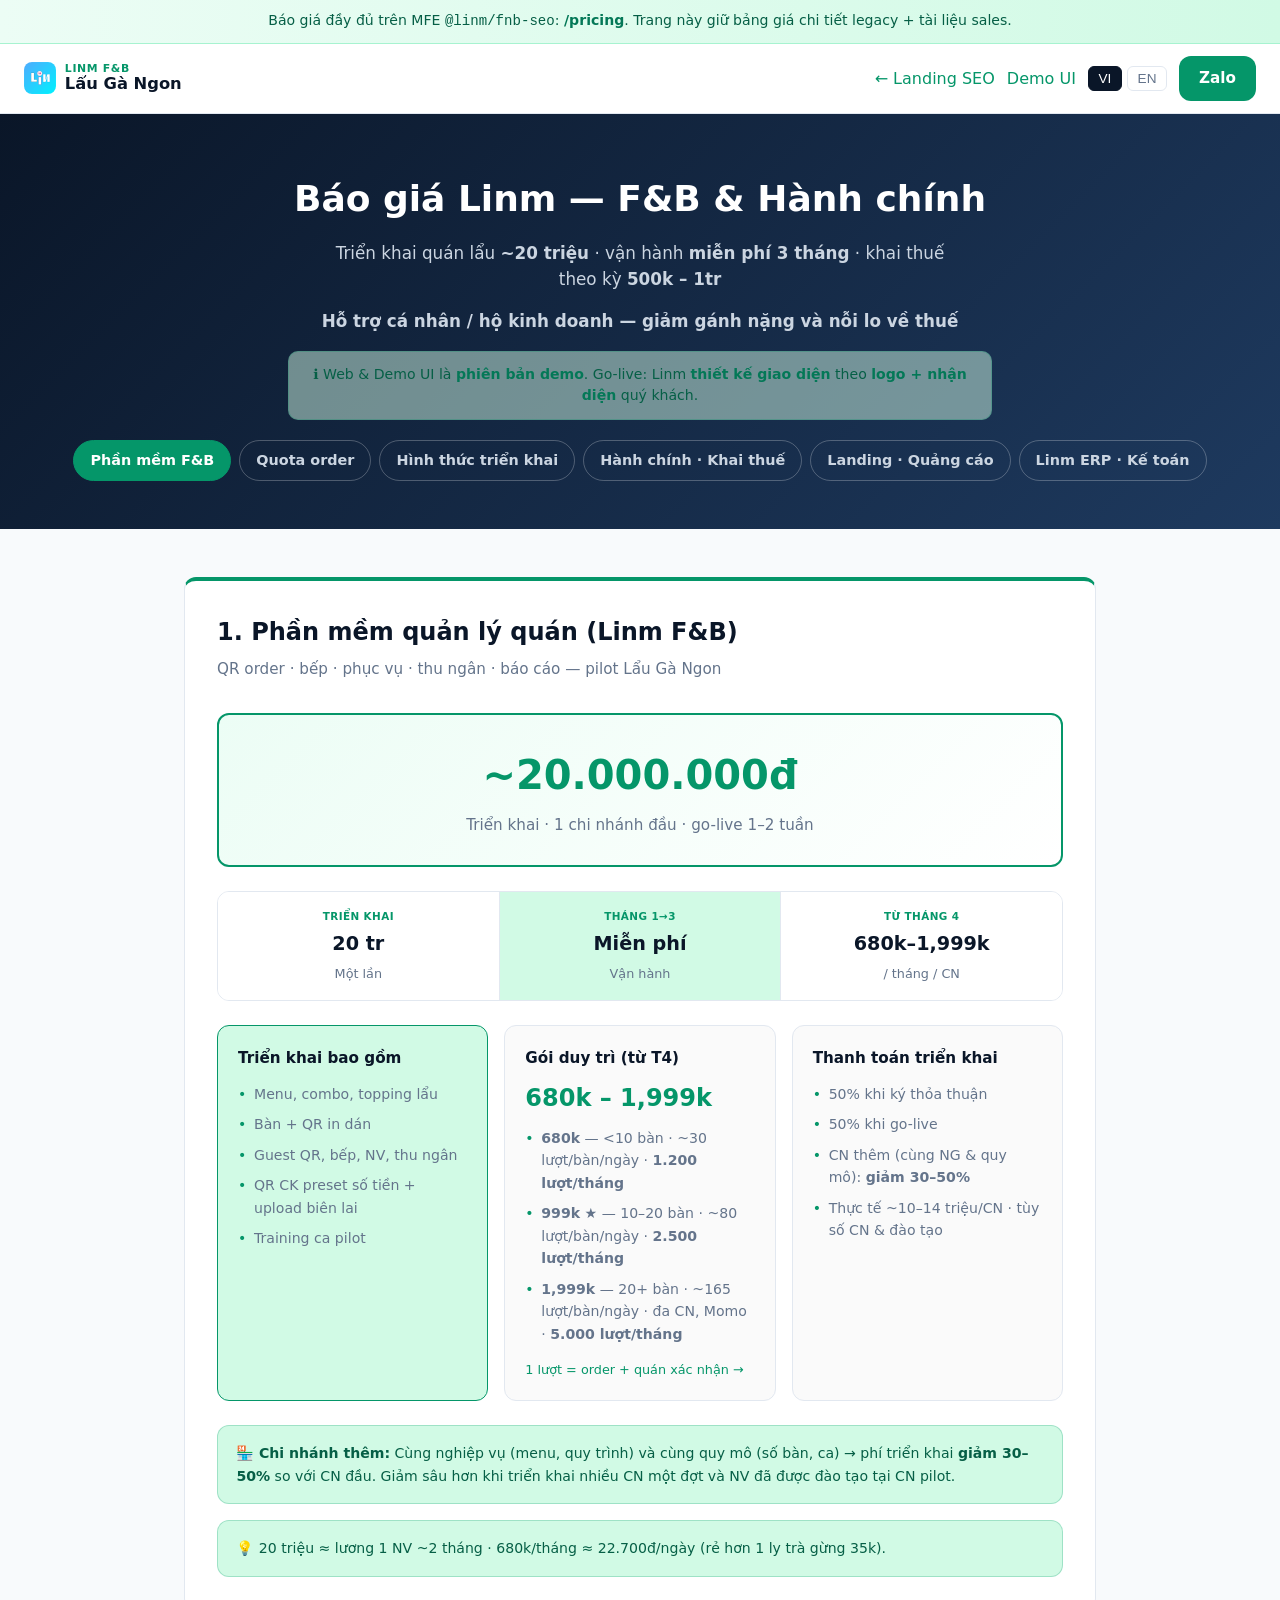
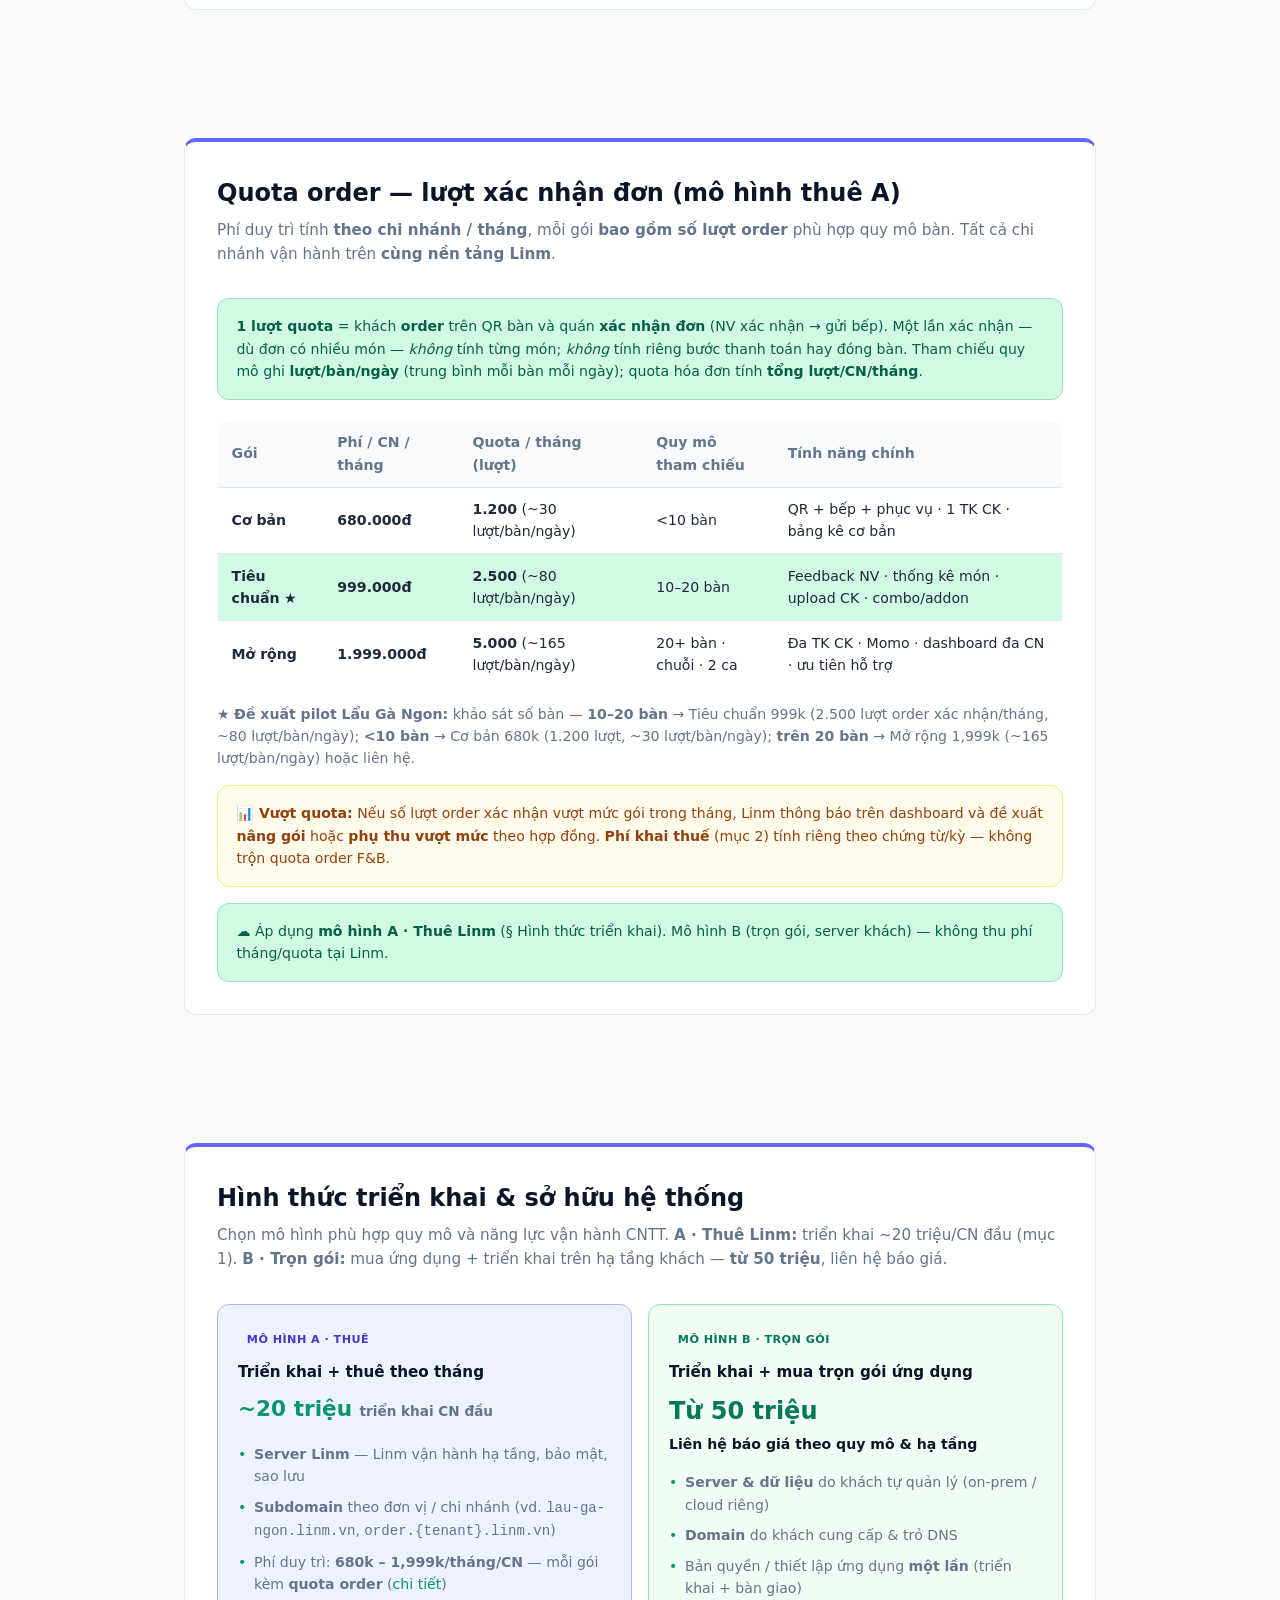
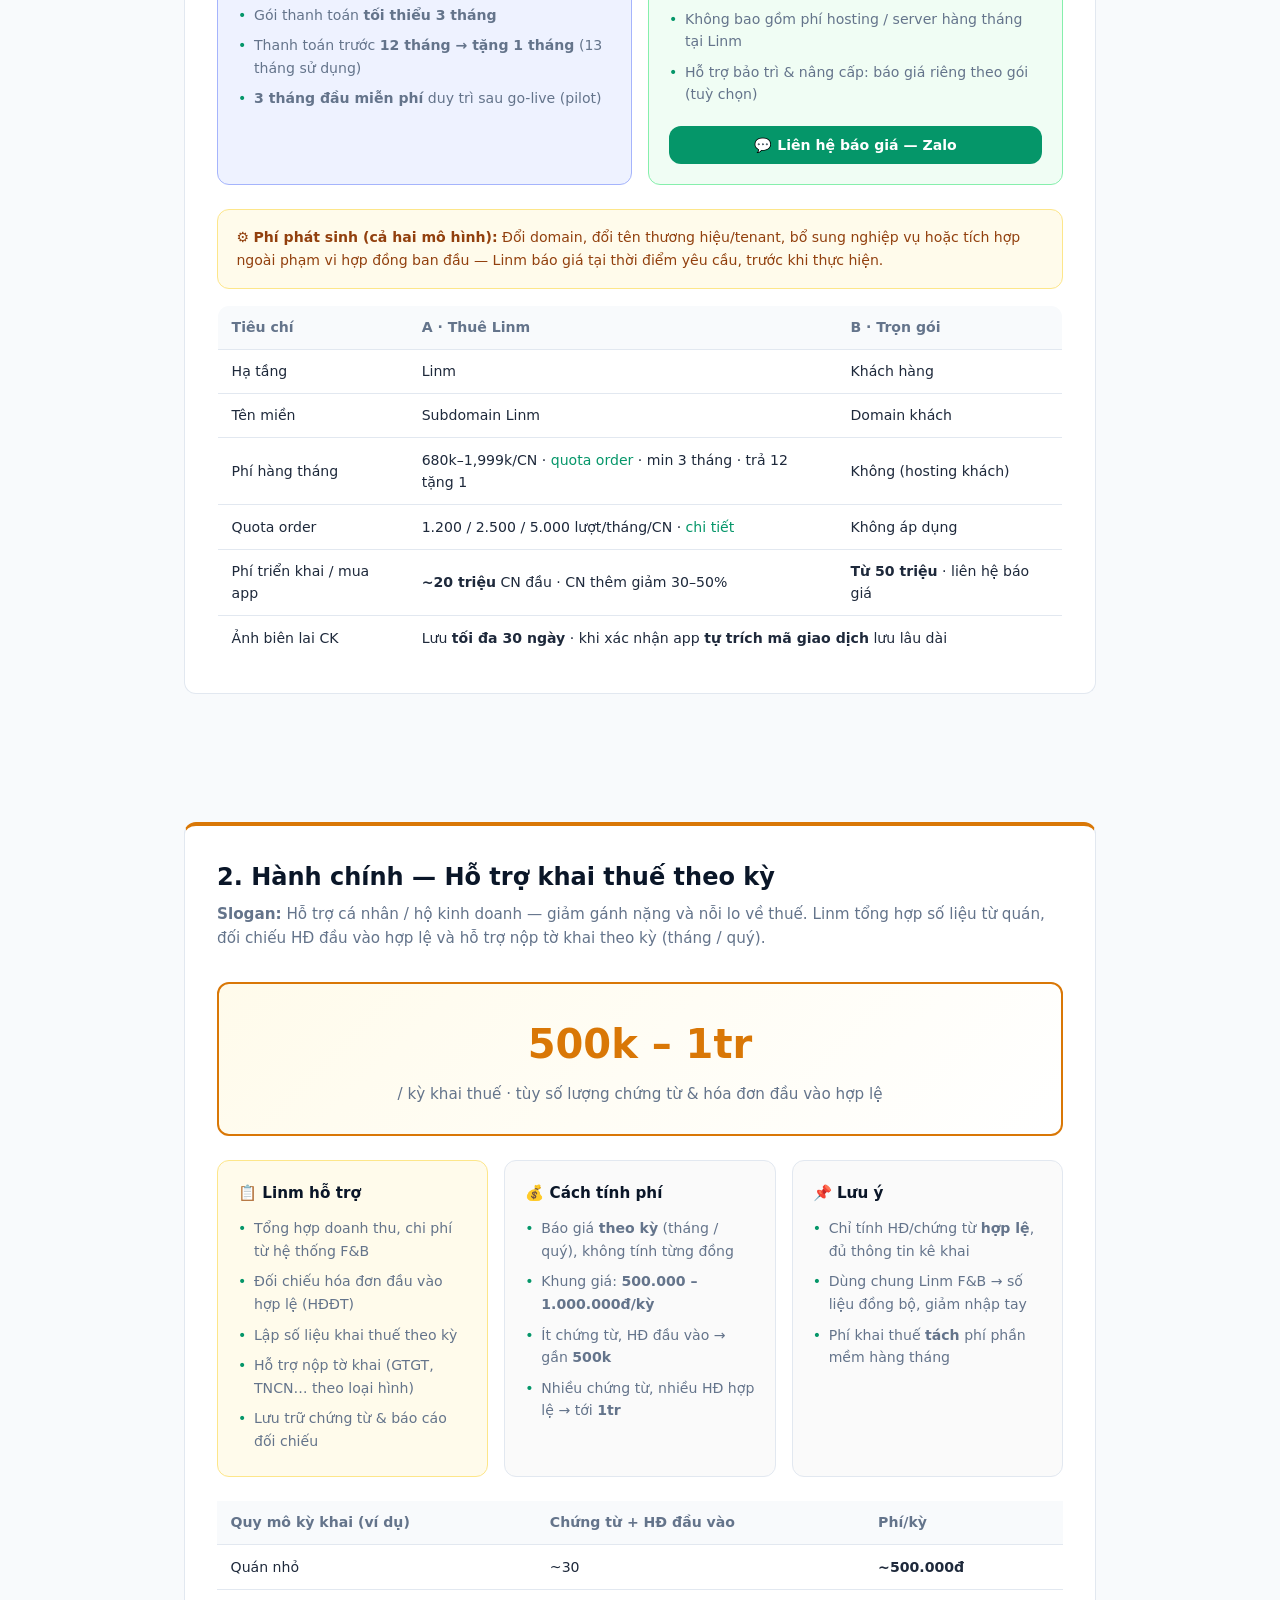
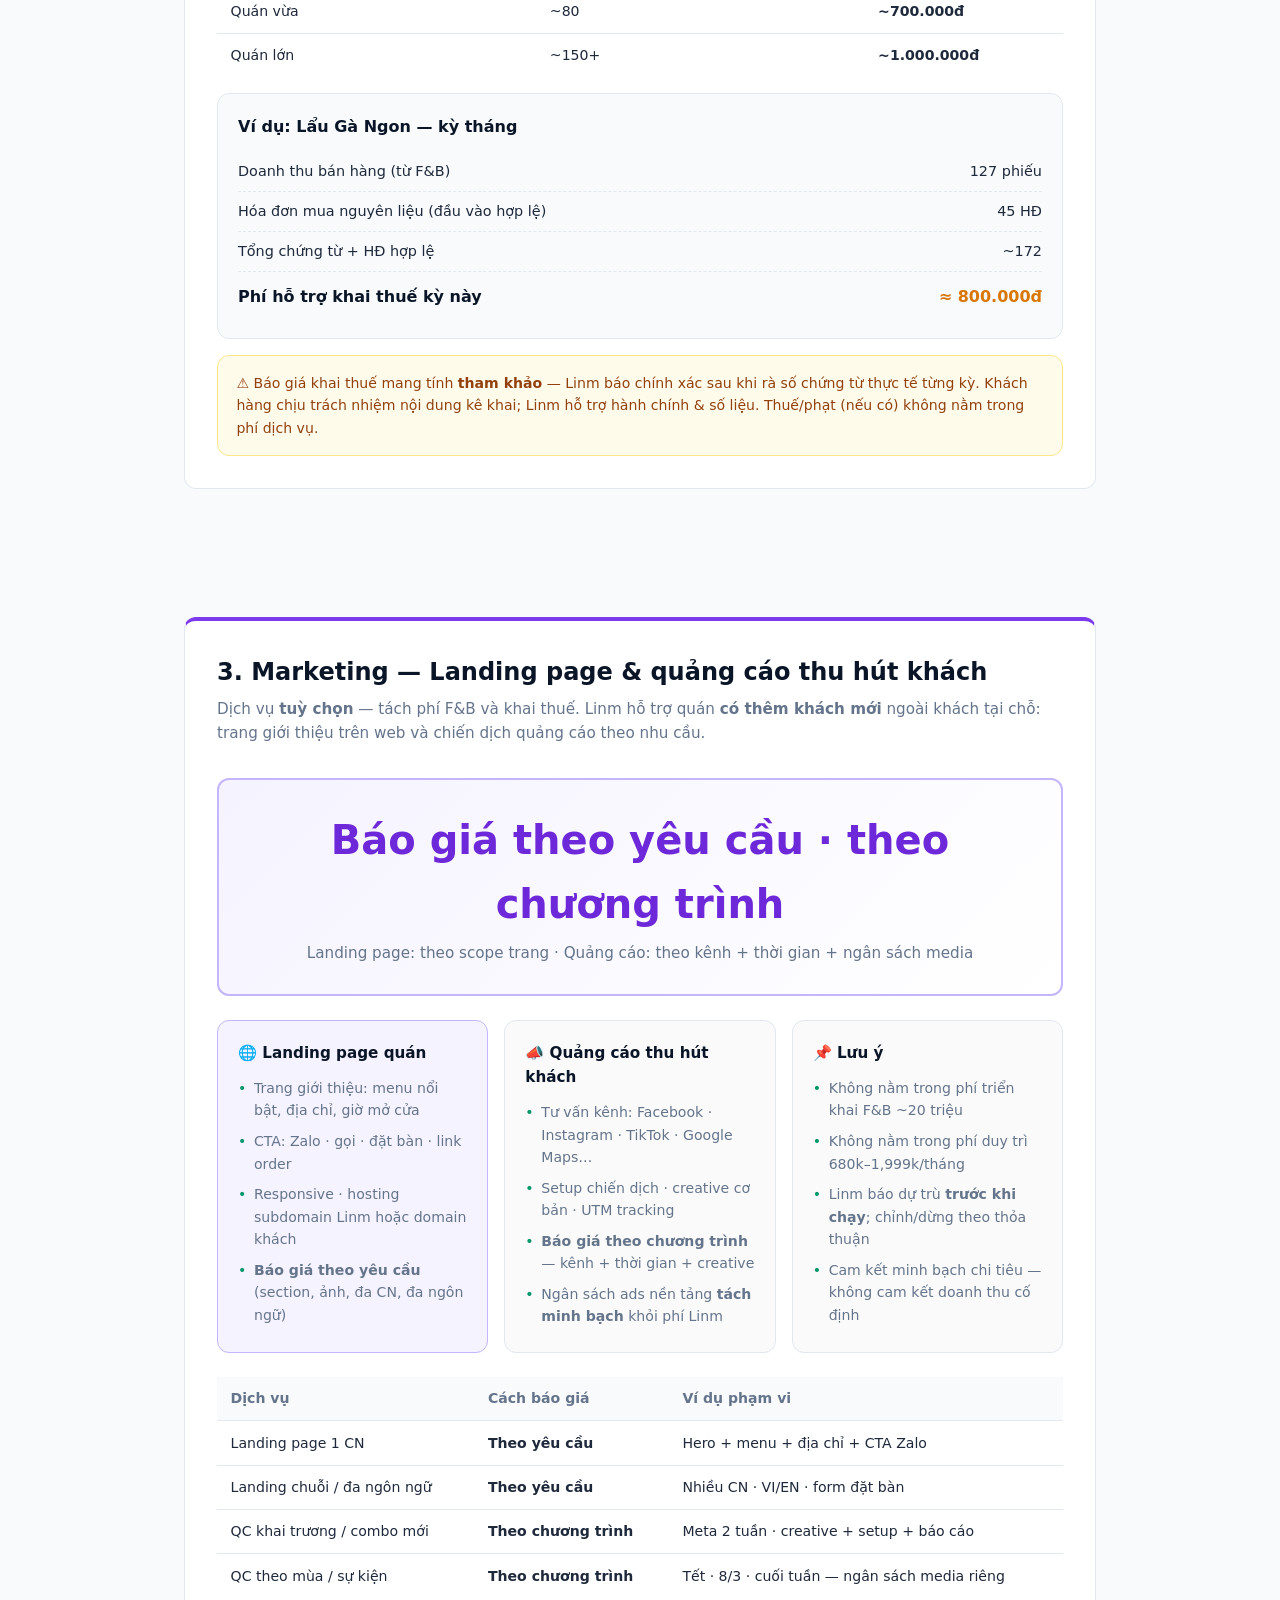
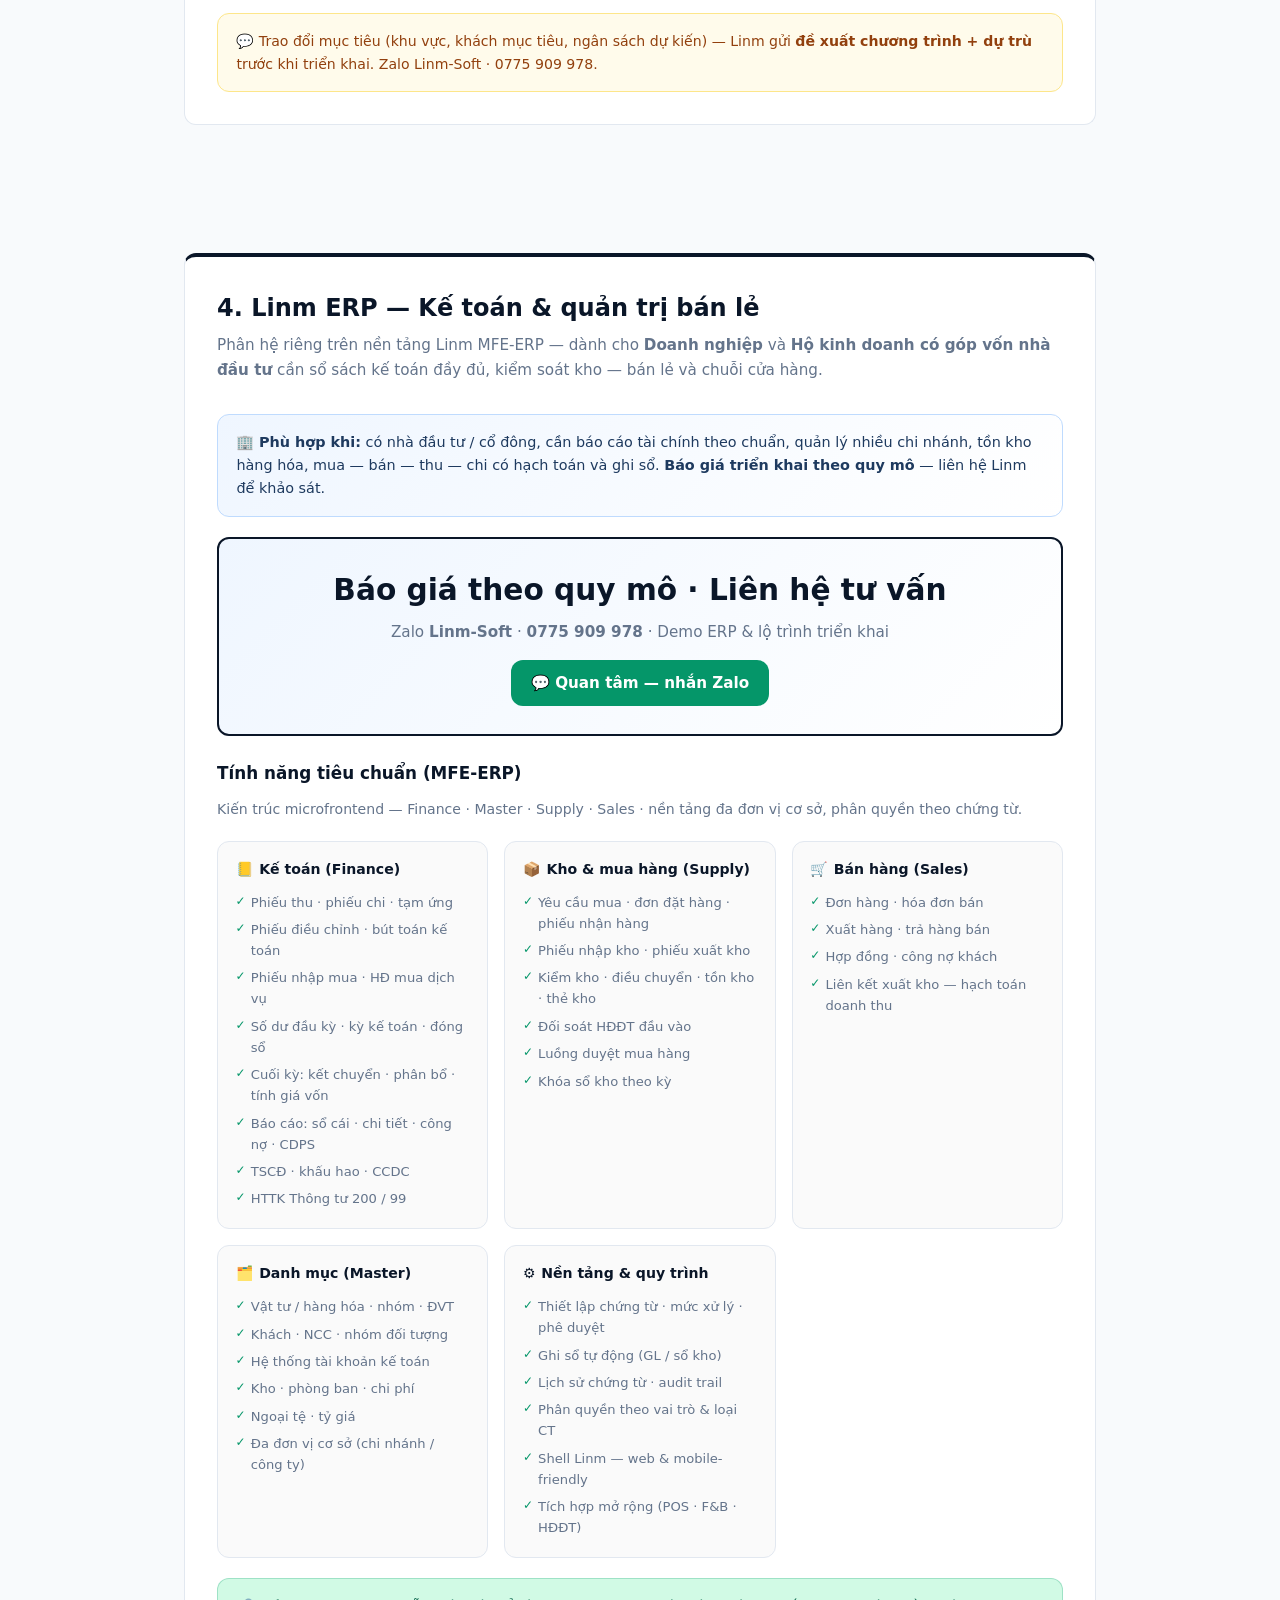
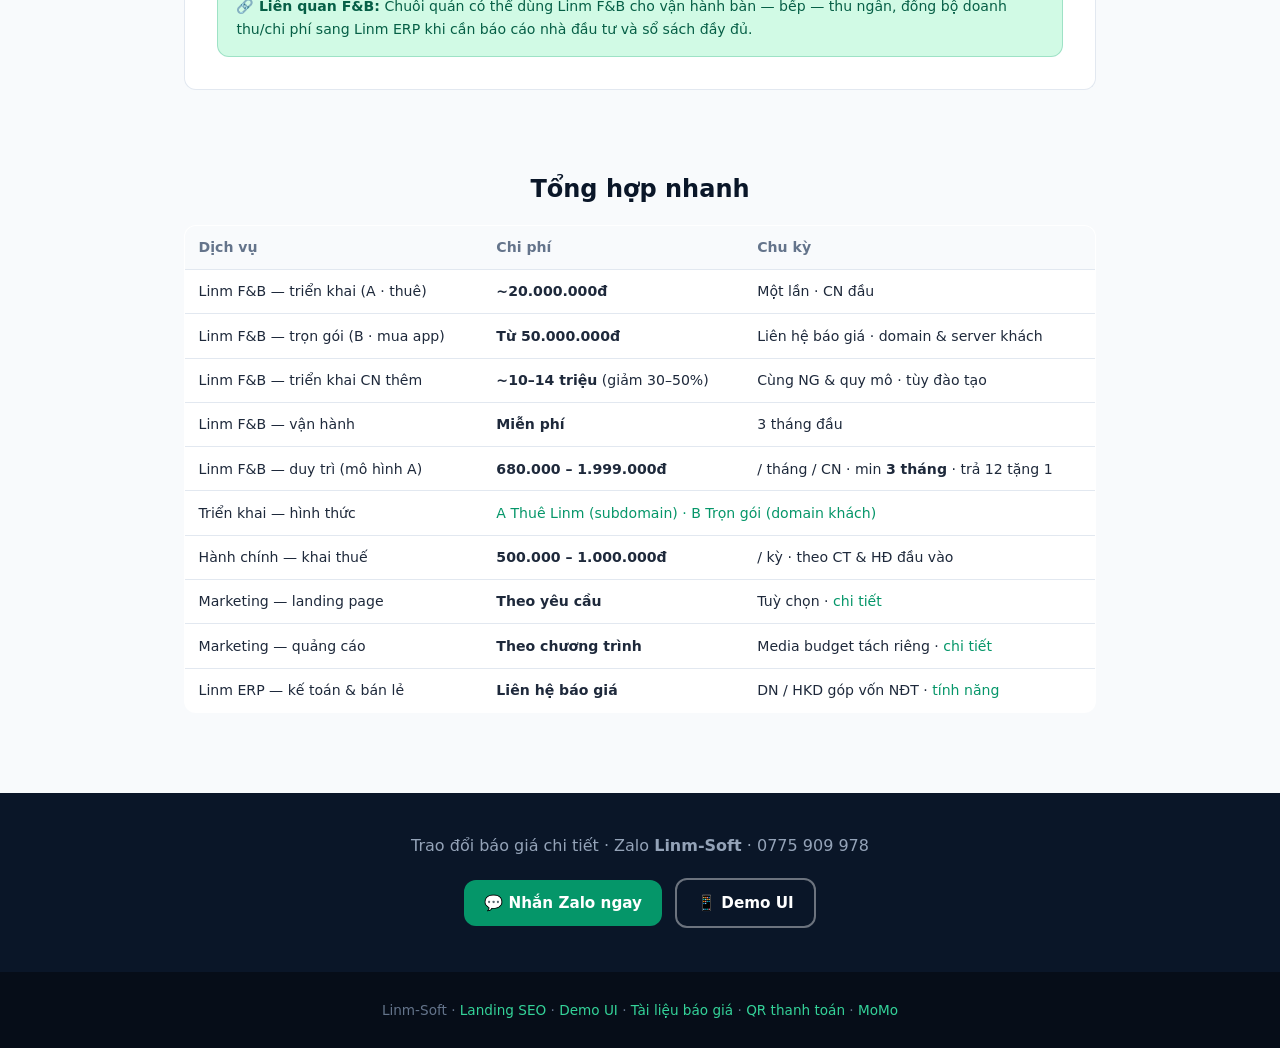
<file: demo/pricing.html>
<!DOCTYPE html>
<html lang="vi">
<head>
<meta charset="UTF-8">
<meta name="viewport" content="width=device-width, initial-scale=1.0">
<link rel="icon" href="assets/linm/icon-192.png" type="image/png">
<link rel="apple-touch-icon" href="assets/linm/icon-192.png">
<link rel="stylesheet" href="assets/linm/app-brand.css">
<title>Báo giá — LINM F&amp;B · Lẩu Gà Ngon</title>
<style>
:root {
  --navy:#0a1628; --green:#059669; --green-mid:#34d399;
  --green-light:#d1fae5; --slate:#f8fafc; --border:#e2e8f0;
  --txt:#1e293b; --txt2:#64748b; --amber:#d97706; --radius:12px;
}
*,*::before,*::after{box-sizing:border-box;margin:0;padding:0}
html{scroll-behavior:smooth}
body{font-family:system-ui,-apple-system,'Segoe UI',Roboto,sans-serif;color:var(--txt);background:var(--slate);line-height:1.6}
a{color:var(--green);text-decoration:none}
a:hover{text-decoration:underline}

nav{position:sticky;top:0;z-index:100;background:rgba(255,255,255,.95);backdrop-filter:blur(8px);border-bottom:1px solid var(--border);padding:.75rem 1.5rem;display:flex;align-items:center;justify-content:space-between;flex-wrap:wrap;gap:.5rem}
.nav-links{display:flex;align-items:center;gap:.75rem;flex-wrap:wrap}
.lang-btn{background:none;border:1px solid var(--border);padding:.25rem .6rem;border-radius:6px;cursor:pointer;font-size:.85rem;color:var(--txt2)}
.lang-btn.active{background:var(--navy);color:#fff;border-color:var(--navy)}
.btn{display:inline-block;padding:.65rem 1.25rem;border-radius:var(--radius);font-weight:600;font-size:.95rem;text-decoration:none;border:none;cursor:pointer}
.btn-primary{background:var(--green);color:#fff}
.btn-primary:hover{background:#047857;text-decoration:none}
.btn-outline{background:#fff;color:var(--navy);border:2px solid var(--border)}
.btn-outline:hover{border-color:var(--green);text-decoration:none}

.page-hero{background:linear-gradient(135deg,var(--navy) 0%,#1e3a5f 100%);color:#fff;padding:3.5rem 1.5rem 3rem;text-align:center}
.page-hero h1{font-size:clamp(1.6rem,4vw,2.25rem);margin-bottom:.75rem}
.page-hero p{color:#cbd5e1;max-width:640px;margin:0 auto 1rem;font-size:1.05rem}
.page-slogan{color:var(--green-mid);font-weight:600;font-size:1.05rem;max-width:640px;margin:0 auto 1.5rem;line-height:1.5}
.tab-nav{display:flex;gap:.5rem;justify-content:center;flex-wrap:wrap;margin-top:1rem}
.tab-nav a{padding:.5rem 1rem;border-radius:999px;font-size:.9rem;font-weight:600;color:#cbd5e1;border:1px solid rgba(255,255,255,.25);text-decoration:none}
.tab-nav a:hover,.tab-nav a.active{background:var(--green);color:#fff;border-color:var(--green);text-decoration:none}

section{padding:3rem 1.5rem;max-width:960px;margin:0 auto}
section h2{font-size:1.5rem;color:var(--navy);margin-bottom:.35rem}
.section-sub{color:var(--txt2);margin-bottom:2rem;font-size:.95rem}
.section-block{background:#fff;border:1px solid var(--border);border-radius:var(--radius);padding:2rem;margin-bottom:2rem}
.section-block.admin{border-top:4px solid var(--amber)}
.section-block.fnb{border-top:4px solid var(--green)}
.section-block.deploy{border-top:4px solid #6366f1}
.section-block.erp{border-top:4px solid var(--navy)}
.section-block.marketing{border-top:4px solid #7c3aed}
.price-card.marketing-hl{background:#f5f3ff;border-color:#c4b5fd}
.price-card.marketing-hl .amount{color:#6d28d9}
.pricing-hero.violet{background:linear-gradient(135deg,#f5f3ff 0%,#fff 100%);border-color:#c4b5fd}
.pricing-hero.violet .price-main{color:#6d28d9}
.deploy-badge{display:inline-block;font-size:.7rem;font-weight:700;text-transform:uppercase;letter-spacing:.04em;padding:.2rem .55rem;border-radius:999px;margin-bottom:.5rem}
.deploy-badge.saas{background:#eef2ff;color:#4338ca}
.deploy-badge.buyout{background:#f0fdf4;color:#047857}

.feature-modules{display:grid;grid-template-columns:repeat(auto-fit,minmax(220px,1fr));gap:1rem;margin-top:1.25rem}
.feature-module{border:1px solid var(--border);border-radius:var(--radius);padding:1rem 1.1rem;background:#fafafa}
.feature-module h4{font-size:.88rem;color:var(--navy);margin-bottom:.5rem;display:flex;align-items:center;gap:.35rem}
.feature-module ul{list-style:none;font-size:.82rem;color:var(--txt2)}
.feature-module li{padding:.2rem 0;padding-left:.95rem;position:relative}
.feature-module li::before{content:'✓';position:absolute;left:0;color:var(--green);font-size:.75rem;font-weight:700}
.erp-audience{background:linear-gradient(135deg,#eff6ff 0%,#fff 100%);border:1px solid #bfdbfe;border-radius:var(--radius);padding:1rem 1.15rem;font-size:.9rem;color:#1e3a5f;margin-bottom:1.25rem}

.pricing-hero{background:linear-gradient(135deg,#ecfdf5 0%,#fff 100%);border:2px solid var(--green);border-radius:var(--radius);padding:1.75rem;text-align:center;margin-bottom:1.5rem}
.pricing-hero .price-main{font-size:clamp(1.75rem,5vw,2.5rem);font-weight:800;color:var(--green)}
.pricing-hero .price-sub{color:var(--txt2);font-size:.95rem;margin-top:.35rem}
.pricing-hero.amber{background:linear-gradient(135deg,#fffbeb 0%,#fff 100%);border-color:var(--amber)}
.pricing-hero.amber .price-main{color:var(--amber)}

.pricing-timeline{display:flex;flex-wrap:wrap;border-radius:var(--radius);overflow:hidden;border:1px solid var(--border);margin-bottom:1.5rem}
.timeline-step{flex:1;min-width:130px;padding:1rem;background:#fff;text-align:center;border-right:1px solid var(--border)}
.timeline-step:last-child{border-right:none}
.timeline-step.free{background:var(--green-light)}
.timeline-step .tl-label{font-size:.65rem;font-weight:700;text-transform:uppercase;color:var(--green);letter-spacing:.04em}
.timeline-step .tl-price{font-size:1.2rem;font-weight:800;color:var(--navy);margin:.25rem 0}

.pricing-grid{display:grid;grid-template-columns:repeat(auto-fit,minmax(240px,1fr));gap:1rem;margin-bottom:1.5rem}
.price-card{border:1px solid var(--border);border-radius:var(--radius);padding:1.25rem;background:#fafafa}
.price-card.highlight{background:var(--green-light);border-color:var(--green)}
.price-card.amber-hl{background:#fffbeb;border-color:#fde68a}
.price-card h3{font-size:.95rem;color:var(--navy);margin-bottom:.5rem}
.price-card .amount{font-size:1.5rem;font-weight:800;color:var(--green);margin:.35rem 0}
.price-card.amber-hl .amount{color:var(--amber)}
.price-card ul{list-style:none;font-size:.88rem;color:var(--txt2)}
.price-card li{padding:.25rem 0;padding-left:1rem;position:relative}
.price-card li::before{content:'•';position:absolute;left:0;color:var(--green)}

.pricing-table{width:100%;border-collapse:collapse;font-size:.88rem;margin-top:1rem}
.pricing-table th,.pricing-table td{padding:.65rem .85rem;text-align:left;border-bottom:1px solid var(--border)}
.pricing-table th{background:#f8fafc;color:var(--txt2);font-weight:600}
.pricing-table tr:last-child td{border-bottom:none}

.pricing-note{background:#fffbeb;border:1px solid #fde68a;border-radius:var(--radius);padding:1rem 1.15rem;font-size:.88rem;color:#92400e;margin-top:1rem}
.pricing-note.green{background:var(--green-light);border-color:rgba(5,150,105,.25);color:#065f46}

.calc-box{background:#f8fafc;border:1px solid var(--border);border-radius:var(--radius);padding:1.25rem;margin-top:1rem}
.calc-row{display:flex;justify-content:space-between;align-items:center;padding:.5rem 0;border-bottom:1px dashed var(--border);font-size:.9rem}
.calc-row:last-child{border-bottom:none;font-weight:700;color:var(--navy);font-size:1rem;padding-top:.75rem}

.cta-bar{text-align:center;padding:2.5rem 1.5rem;background:var(--navy);color:#fff;margin-top:2rem}
.cta-bar p{color:#94a3b8;margin-bottom:1rem}
.cta-bar .btn{margin:.25rem}

footer{background:#060d18;color:#64748b;text-align:center;padding:1.75rem 1.5rem;font-size:.85rem}
footer a{color:var(--green-mid)}

/* Table horizontal scroll (mobile) */
.table-scroll{overflow-x:auto;-webkit-overflow-scrolling:touch;margin-top:1rem;max-width:100%}
.table-scroll .pricing-table{min-width:32rem;margin-top:0}

/* —— Mobile / narrow viewport —— */
@media (max-width:640px){
  nav{padding:.65rem 1rem;align-items:stretch;gap:.6rem}
  nav .app-brand{max-width:100%}
  .nav-links{
    width:100%;
    display:grid;
    grid-template-columns:1fr 1fr;
    gap:.45rem .65rem;
    align-items:center;
  }
  .nav-links>a:not(.btn){font-size:.85rem;padding:.35rem 0;min-height:2.25rem;display:inline-flex;align-items:center}
  .nav-lang{display:flex;gap:.35rem;align-items:center}
  .nav-links .btn-primary{justify-self:end;padding:.5rem .85rem;font-size:.85rem;white-space:nowrap}
  .nav-links .nav-zalo{grid-column:2}

  .page-hero{padding:2rem 1rem 1.75rem}
  .page-hero h1{font-size:1.35rem;line-height:1.3}
  .page-hero p,.page-slogan{font-size:.9rem;line-height:1.55}
  .page-slogan{margin-bottom:1rem}

  .tab-nav{
    display:grid;
    grid-template-columns:1fr 1fr;
    gap:.4rem;
    margin-top:.75rem;
    justify-items:stretch;
  }
  .tab-nav a{
    font-size:.78rem;
    padding:.55rem .5rem;
    line-height:1.25;
    text-align:center;
    min-height:2.75rem;
    display:flex;
    align-items:center;
    justify-content:center;
  }

  section{padding:2rem 1rem}
  section h2{font-size:1.25rem}
  .section-sub{font-size:.88rem;margin-bottom:1.25rem}
  .section-block{padding:1.15rem 1rem;margin-bottom:1.25rem}

  .pricing-hero{padding:1.25rem 1rem}
  .pricing-hero .price-main{font-size:1.5rem;line-height:1.25}
  .pricing-hero .price-sub{font-size:.85rem}

  .pricing-timeline{flex-direction:column}
  .timeline-step{min-width:0;border-right:none;border-bottom:1px solid var(--border);padding:.85rem}
  .timeline-step:last-child{border-bottom:none}
  .timeline-step .tl-price{font-size:1.05rem}

  .pricing-grid{grid-template-columns:1fr}
  .price-card .amount{font-size:1.25rem;line-height:1.3}

  .table-scroll{margin-left:-.15rem;margin-right:-.15rem}
  .table-scroll .pricing-table{font-size:.78rem;min-width:34rem}
  .pricing-table th,.pricing-table td{padding:.5rem .55rem}

  .calc-row{flex-direction:column;align-items:flex-start;gap:.2rem;font-size:.85rem}
  .calc-row:last-child{font-size:.92rem}

  .feature-modules{grid-template-columns:1fr}
  .cta-bar{padding:2rem 1rem}
  .cta-bar .btn{display:inline-block;width:100%;max-width:18rem;margin:.35rem auto}
  footer{padding:1.25rem 1rem;font-size:.8rem}
}

@media (max-width:380px){
  .tab-nav{grid-template-columns:1fr}
  .tab-nav a{font-size:.82rem;padding:.6rem .75rem}
  .nav-links{grid-template-columns:1fr}
  .nav-links .nav-zalo{grid-column:1;justify-self:stretch;text-align:center}
}

.seo-banner{background:linear-gradient(90deg,#ecfdf5,#d1fae5);border-bottom:1px solid #a7f3d0;padding:.65rem 1.25rem;font-size:.88rem;color:#065f46;text-align:center;line-height:1.5}
.seo-banner a{color:#047857;font-weight:700;text-decoration:none}
.seo-banner a:hover{text-decoration:underline}
</style>
</head>
<body>
<script src="assets/linm/seo-links.js"></script>

<div class="seo-banner" role="note">
  <span class="vi">Báo giá đầy đủ trên MFE <code>@linm/fnb-seo</code>: <a data-seo-href="/pricing" href="/pricing">/pricing</a>.
  Trang này giữ bảng giá chi tiết legacy + tài liệu sales.</span>
  <span class="en" style="display:none">Full pricing on <code>@linm/fnb-seo</code>: <a data-seo-href="/pricing" href="/pricing">/pricing</a>.
  This page keeps legacy detailed pricing.</span>
</div>

<nav>
  <a data-seo-href="/" href="/" class="app-brand app-brand--nav">
    <img src="assets/linm/logo-128.png" alt="Linm" class="app-brand__icon" width="32" height="32">
    <span class="app-brand__text">
      <span class="app-brand__platform">LINM F&amp;B</span>
      <span class="app-brand__tenant">Lẩu Gà Ngon</span>
    </span>
  </a>
  <div class="nav-links">
    <a data-seo-href="/" href="/">← Landing SEO</a>
    <a href="app-demo.html">Demo UI</a>
    <span class="nav-lang">
      <button class="lang-btn active" onclick="setLang('vi')">VI</button>
      <button class="lang-btn" onclick="setLang('en')">EN</button>
    </span>
    <a href="https://zalo.me/0775909978" class="btn btn-primary nav-zalo" target="_blank" rel="noopener noreferrer">Zalo</a>
  </div>
</nav>

<header class="page-hero">
  <h1><span class="vi">Báo giá Linm — F&amp;B &amp; Hành chính</span><span class="en" style="display:none">Linm Pricing — F&amp;B &amp; Admin</span></h1>
  <p><span class="vi">Triển khai quán lẩu <strong>~20 triệu</strong> · vận hành <strong>miễn phí 3 tháng</strong> · khai thuế theo kỳ <strong>500k – 1tr</strong></span><span class="en" style="display:none">Hot pot setup <strong>~20M</strong> · <strong>3 months free</strong> · tax filing <strong>500k–1M/period</strong></span></p>
  <p class="page-slogan"><span class="vi">Hỗ trợ cá nhân / hộ kinh doanh — giảm gánh nặng và nỗi lo về thuế</span><span class="en" style="display:none">For individuals &amp; household businesses — lighter load, less tax worry</span></p>
  <div class="demo-disclaimer" style="margin-bottom:1.25rem">
    <span class="vi">ℹ️ Web &amp; Demo UI là <strong>phiên bản demo</strong>. Go-live: Linm <strong>thiết kế giao diện</strong> theo <strong>logo + nhận diện</strong> quý khách.</span>
    <span class="en" style="display:none">ℹ️ This site &amp; UI demo are a <strong>demo version</strong>. At go-live, Linm <strong>designs the UI</strong> to your <strong>logo and brand identity</strong>.</span>
  </div>
  <div class="tab-nav">
    <a href="#fnb" class="active"><span class="vi">Phần mềm F&amp;B</span><span class="en" style="display:none">F&amp;B software</span></a>
    <a href="#quota"><span class="vi">Quota order</span><span class="en" style="display:none">Order quota</span></a>
    <a href="#deploy"><span class="vi">Hình thức triển khai</span><span class="en" style="display:none">Deployment models</span></a>
    <a href="#admin"><span class="vi">Hành chính · Khai thuế</span><span class="en" style="display:none">Admin · Tax filing</span></a>
    <a href="#marketing"><span class="vi">Landing · Quảng cáo</span><span class="en" style="display:none">Landing · Ads</span></a>
    <a href="#erp"><span class="vi">Linm ERP · Kế toán</span><span class="en" style="display:none">Linm ERP · Accounting</span></a>
  </div>
</header>

<!-- F&B -->
<section id="fnb">
  <div class="section-block fnb">
    <h2><span class="vi">1. Phần mềm quản lý quán (Linm F&amp;B)</span><span class="en" style="display:none">1. Restaurant software (Linm F&amp;B)</span></h2>
    <p class="section-sub"><span class="vi">QR order · bếp · phục vụ · thu ngân · báo cáo — pilot Lẩu Gà Ngon</span><span class="en" style="display:none">QR order · kitchen · waiters · cashier · reports</span></p>

    <div class="pricing-hero">
      <div class="price-main">~20.000.000đ</div>
      <div class="price-sub"><span class="vi">Triển khai · 1 chi nhánh đầu · go-live 1–2 tuần</span><span class="en" style="display:none">Setup · first branch · 1–2 weeks</span></div>
    </div>

    <div class="pricing-timeline">
      <div class="timeline-step">
        <div class="tl-label"><span class="vi">Triển khai</span><span class="en" style="display:none">Setup</span></div>
        <div class="tl-price">20 tr</div>
        <div style="font-size:.8rem;color:var(--txt2)"><span class="vi">Một lần</span><span class="en" style="display:none">One-time</span></div>
      </div>
      <div class="timeline-step free">
        <div class="tl-label"><span class="vi">Tháng 1→3</span><span class="en" style="display:none">Mo 1–3</span></div>
        <div class="tl-price"><span class="vi">Miễn phí</span><span class="en" style="display:none">Free</span></div>
        <div style="font-size:.8rem;color:var(--txt2)"><span class="vi">Vận hành</span><span class="en" style="display:none">Operations</span></div>
      </div>
      <div class="timeline-step">
        <div class="tl-label"><span class="vi">Từ tháng 4</span><span class="en" style="display:none">Month 4+</span></div>
        <div class="tl-price">680k–1,999k</div>
        <div style="font-size:.8rem;color:var(--txt2)"><span class="vi">/ tháng / CN</span><span class="en" style="display:none">/ mo / branch</span></div>
      </div>
    </div>

    <div class="pricing-grid">
      <div class="price-card highlight">
        <h3><span class="vi">Triển khai bao gồm</span><span class="en" style="display:none">Setup includes</span></h3>
        <ul>
          <li><span class="vi">Menu, combo, topping lẩu</span><span class="en" style="display:none">Menu, combos, addons</span></li>
          <li><span class="vi">Bàn + QR in dán</span><span class="en" style="display:none">Tables + QR print</span></li>
          <li><span class="vi">Guest QR, bếp, NV, thu ngân</span><span class="en" style="display:none">Guest, kitchen, staff, cashier</span></li>
          <li><span class="vi">QR CK preset số tiền + upload biên lai</span><span class="en" style="display:none">Preset transfer QR + proof upload</span></li>
          <li><span class="vi">Training ca pilot</span><span class="en" style="display:none">Pilot training</span></li>
        </ul>
      </div>
      <div class="price-card">
        <h3><span class="vi">Gói duy trì (từ T4)</span><span class="en" style="display:none">Monthly tiers (from M4)</span></h3>
        <p class="amount">680k – 1,999k</p>
        <ul>
          <li><strong>680k</strong> — <span class="vi">&lt;10 bàn · ~30 lượt/bàn/ngày · <strong>1.200 lượt/tháng</strong></span><span class="en" style="display:none">&lt;10 tables · ~30 units/table/day · <strong>1,200 orders/mo</strong></span></li>
          <li><strong>999k</strong> ★ — <span class="vi">10–20 bàn · ~80 lượt/bàn/ngày · <strong>2.500 lượt/tháng</strong></span><span class="en" style="display:none">10–20 tables · ~80 units/table/day · <strong>2,500 orders/mo</strong></span></li>
          <li><strong>1,999k</strong> — <span class="vi">20+ bàn · ~165 lượt/bàn/ngày · đa CN, Momo · <strong>5.000 lượt/tháng</strong></span><span class="en" style="display:none">20+ tables · ~165 units/table/day · multi-branch · <strong>5,000 orders/mo</strong></span></li>
        </ul>
        <p style="font-size:.8rem;color:var(--txt2);margin-top:.65rem"><a href="#quota"><span class="vi">1 lượt = order + quán xác nhận →</span><span class="en" style="display:none">1 unit = guest order + shop confirm →</span></a></p>
      </div>
      <div class="price-card">
        <h3><span class="vi">Thanh toán triển khai</span><span class="en" style="display:none">Setup payment</span></h3>
        <ul>
          <li><span class="vi">50% khi ký thỏa thuận</span><span class="en" style="display:none">50% on sign</span></li>
          <li><span class="vi">50% khi go-live</span><span class="en" style="display:none">50% at go-live</span></li>
          <li><span class="vi">CN thêm (cùng NG &amp; quy mô): <strong>giảm 30–50%</strong></span><span class="en" style="display:none">Extra branch (same model): <strong>30–50% off</strong></span></li>
          <li><span class="vi">Thực tế ~10–14 triệu/CN · tùy số CN &amp; đào tạo</span><span class="en" style="display:none">Typically ~10–14M/branch · by scale &amp; training</span></li>
        </ul>
      </div>
    </div>

    <div class="pricing-note green">
      <span class="vi">🏪 <strong>Chi nhánh thêm:</strong> Cùng nghiệp vụ (menu, quy trình) và cùng quy mô (số bàn, ca) → phí triển khai <strong>giảm 30–50%</strong> so với CN đầu. Giảm sâu hơn khi triển khai nhiều CN một đợt và NV đã được đào tạo tại CN pilot.</span>
      <span class="en" style="display:none">🏪 <strong>Extra branches:</strong> Same business model and size → setup fee <strong>30–50% lower</strong> than the first branch. Deeper discount for batch rollout and when staff are already trained at the pilot site.</span>
    </div>

    <div class="pricing-note green">
      <span class="vi">💡 20 triệu ≈ lương 1 NV ~2 tháng · 680k/tháng ≈ 22.700đ/ngày (rẻ hơn 1 ly trà gừng 35k).</span>
      <span class="en" style="display:none">💡 20M ≈ 2 months waiter wage · 680k/mo ≈ 22.7k/day.</span>
    </div>
  </div>
</section>

<!-- Bill quota (mô hình thuê) -->
<section id="quota">
  <div class="section-block fnb" style="border-top-color:#6366f1">
    <h2><span class="vi">Quota order — lượt xác nhận đơn (mô hình thuê A)</span><span class="en" style="display:none">Order quota — confirmed orders (Model A)</span></h2>
    <p class="section-sub"><span class="vi">Phí duy trì tính <strong>theo chi nhánh / tháng</strong>, mỗi gói <strong>bao gồm số lượt order</strong> phù hợp quy mô bàn. Tất cả chi nhánh vận hành trên <strong>cùng nền tảng Linm</strong>.</span><span class="en" style="display:none">Monthly fee is <strong>per branch</strong>; each tier <strong>includes confirmed-order units</strong> matched to table count. All branches run on the <strong>shared Linm platform</strong>.</span></p>

    <div class="pricing-note green" style="margin-top:0;margin-bottom:1.25rem">
      <span class="vi"><strong>1 lượt quota</strong> = khách <strong>order</strong> trên QR bàn và quán <strong>xác nhận đơn</strong> (NV xác nhận → gửi bếp). Một lần xác nhận — dù đơn có nhiều món — <em>không</em> tính từng món; <em>không</em> tính riêng bước thanh toán hay đóng bàn. Tham chiếu quy mô ghi <strong>lượt/bàn/ngày</strong> (trung bình mỗi bàn mỗi ngày); quota hóa đơn tính <strong>tổng lượt/CN/tháng</strong>.</span>
      <span class="en" style="display:none"><strong>1 quota unit</strong> = guest <strong>places an order</strong> via table QR and the venue <strong>confirms the order</strong> (staff confirm → kitchen). One confirmation per submission — <em>not</em> per line item; <em>not</em> a separate payment or table-close step. Size reference uses <strong>units/table/day</strong> (average per table per day); billing quota is <strong>total units/branch/month</strong>.</span>
    </div>

    <div class="table-scroll">
    <table class="pricing-table" style="background:#fff;border:1px solid var(--border);border-radius:var(--radius);overflow:hidden">
      <thead><tr>
        <th><span class="vi">Gói</span><span class="en" style="display:none">Tier</span></th>
        <th><span class="vi">Phí / CN / tháng</span><span class="en" style="display:none">Fee / branch / mo</span></th>
        <th><span class="vi">Quota / tháng (lượt)</span><span class="en" style="display:none">Quota / mo (units)</span></th>
        <th><span class="vi">Quy mô tham chiếu</span><span class="en" style="display:none">Typical size</span></th>
        <th><span class="vi">Tính năng chính</span><span class="en" style="display:none">Key features</span></th>
      </tr></thead>
      <tbody>
        <tr>
          <td><strong><span class="vi">Cơ bản</span><span class="en" style="display:none">Basic</span></strong></td>
          <td><strong>680.000đ</strong></td>
          <td><strong>1.200</strong> <span class="vi">(~30 lượt/bàn/ngày)</span><span class="en" style="display:none">(~30 units/table/day)</span></td>
          <td><span class="vi">&lt;10 bàn</span><span class="en" style="display:none">&lt;10 tables</span></td>
          <td><span class="vi">QR + bếp + phục vụ · 1 TK CK · bảng kê cơ bản</span><span class="en" style="display:none">QR + kitchen + waiters · 1 bank acct · basic ledger</span></td>
        </tr>
        <tr style="background:var(--green-light)">
          <td><strong><span class="vi">Tiêu chuẩn</span><span class="en" style="display:none">Standard</span></strong> ★</td>
          <td><strong>999.000đ</strong></td>
          <td><strong>2.500</strong> <span class="vi">(~80 lượt/bàn/ngày)</span><span class="en" style="display:none">(~80 units/table/day)</span></td>
          <td><span class="vi">10–20 bàn</span><span class="en" style="display:none">10–20 tables</span></td>
          <td><span class="vi">Feedback NV · thống kê món · upload CK · combo/addon</span><span class="en" style="display:none">Staff feedback · menu stats · proof upload · combos</span></td>
        </tr>
        <tr>
          <td><strong><span class="vi">Mở rộng</span><span class="en" style="display:none">Scale</span></strong></td>
          <td><strong>1.999.000đ</strong></td>
          <td><strong>5.000</strong> <span class="vi">(~165 lượt/bàn/ngày)</span><span class="en" style="display:none">(~165 units/table/day)</span></td>
          <td><span class="vi">20+ bàn · chuỗi · 2 ca</span><span class="en" style="display:none">20+ tables · chain · 2 shifts</span></td>
          <td><span class="vi">Đa TK CK · Momo · dashboard đa CN · ưu tiên hỗ trợ</span><span class="en" style="display:none">Multi-account · Momo · chain dashboard · priority support</span></td>
        </tr>
      </tbody>
    </table>
    </div>

    <p style="font-size:.88rem;color:var(--txt2);margin-top:1rem;line-height:1.55"><span class="vi">★ <strong>Đề xuất pilot Lẩu Gà Ngon:</strong> khảo sát số bàn — <strong>10–20 bàn</strong> → Tiêu chuẩn 999k (2.500 lượt order xác nhận/tháng, ~80 lượt/bàn/ngày); <strong>&lt;10 bàn</strong> → Cơ bản 680k (1.200 lượt, ~30 lượt/bàn/ngày); <strong>trên 20 bàn</strong> → Mở rộng 1,999k (~165 lượt/bàn/ngày) hoặc liên hệ.</span><span class="en" style="display:none">★ <strong>Lau Ga Ngon pilot:</strong> <strong>10–20 tables</strong> → Standard 999k (2,500 confirmed orders/mo, ~80 units/table/day); <strong>&lt;10 tables</strong> → Basic 680k (1,200 units, ~30 units/table/day); <strong>over 20 tables</strong> → Scale 1,999k (~165 units/table/day) or contact us.</span></p>

    <div class="pricing-note" style="margin-top:1rem">
      <span class="vi">📊 <strong>Vượt quota:</strong> Nếu số lượt order xác nhận vượt mức gói trong tháng, Linm thông báo trên dashboard và đề xuất <strong>nâng gói</strong> hoặc <strong>phụ thu vượt mức</strong> theo hợp đồng. <strong>Phí khai thuế</strong> (mục 2) tính riêng theo chứng từ/kỳ — không trộn quota order F&amp;B.</span>
      <span class="en" style="display:none">📊 <strong>Over quota:</strong> If confirmed orders exceed your tier in a month, Linm notifies you on the dashboard and may suggest an <strong>upgrade</strong> or <strong>contract overage</strong>. <strong>Tax filing</strong> (§2) is billed separately — not mixed with F&amp;B order quota.</span>
    </div>

    <div class="pricing-note green">
      <span class="vi">☁️ Áp dụng <strong>mô hình A · Thuê Linm</strong> (§ Hình thức triển khai). Mô hình B (trọn gói, server khách) — không thu phí tháng/quota tại Linm.</span>
      <span class="en" style="display:none">☁️ Applies to <strong>Model A · Linm hosted</strong> (see Deployment). Model B (buyout, your server) — no Linm monthly fee or bill quota.</span>
    </div>
  </div>
</section>

<!-- Deployment models -->
<section id="deploy">
  <div class="section-block deploy">
    <h2><span class="vi">Hình thức triển khai &amp; sở hữu hệ thống</span><span class="en" style="display:none">Deployment &amp; ownership models</span></h2>
    <p class="section-sub"><span class="vi">Chọn mô hình phù hợp quy mô và năng lực vận hành CNTT. <strong>A · Thuê Linm:</strong> triển khai ~20 triệu/CN đầu (mục 1). <strong>B · Trọn gói:</strong> mua ứng dụng + triển khai trên hạ tầng khách — <strong>từ 50 triệu</strong>, liên hệ báo giá.</span><span class="en" style="display:none">Choose the model that fits your scale and IT capacity. <strong>A · Hosted:</strong> ~20M setup first branch (§1). <strong>B · Buyout:</strong> on your infra — <strong>from 50M</strong>, contact for quote.</span></p>

    <div class="pricing-grid" style="grid-template-columns:repeat(auto-fit,minmax(280px,1fr))">
      <div class="price-card highlight" style="background:#eef2ff;border-color:#a5b4fc">
        <span class="deploy-badge saas"><span class="vi">Mô hình A · Thuê</span><span class="en" style="display:none">Model A · Subscription</span></span>
        <h3><span class="vi">Triển khai + thuê theo tháng</span><span class="en" style="display:none">Setup + monthly subscription</span></h3>
        <p class="amount" style="font-size:1.35rem;margin:.25rem 0 .75rem">~20 triệu <span style="font-size:.85rem;font-weight:600;color:var(--txt2)"><span class="vi">triển khai CN đầu</span><span class="en" style="display:none">setup · first branch</span></span></p>
        <ul>
          <li><span class="vi"><strong>Server Linm</strong> — Linm vận hành hạ tầng, bảo mật, sao lưu</span><span class="en" style="display:none"><strong>Linm-hosted</strong> — infra, security, backups</span></li>
          <li><span class="vi"><strong>Subdomain</strong> theo đơn vị / chi nhánh (vd. <code>lau-ga-ngon.linm.vn</code>, <code>order.{tenant}.linm.vn</code>)</span><span class="en" style="display:none"><strong>Subdomain</strong> per unit/branch (e.g. <code>lau-ga-ngon.linm.vn</code>)</span></li>
          <li><span class="vi">Phí duy trì: <strong>680k – 1,999k/tháng/CN</strong> — mỗi gói kèm <strong>quota order</strong> (<a href="#quota">chi tiết</a>)</span><span class="en" style="display:none">Ops fee: <strong>680k–1,999k/month/branch</strong> — each tier includes an <strong>order quota</strong> (<a href="#quota">details</a>)</span></li>
          <li><span class="vi">Gói thanh toán <strong>tối thiểu 3 tháng</strong></span><span class="en" style="display:none"><strong>Minimum 3-month</strong> billing cycle</span></li>
          <li><span class="vi">Thanh toán trước <strong>12 tháng → tặng 1 tháng</strong> (13 tháng sử dụng)</span><span class="en" style="display:none">Prepay <strong>12 months → 1 month free</strong> (13 months of service)</span></li>
          <li><span class="vi"><strong>3 tháng đầu miễn phí</strong> duy trì sau go-live (pilot)</span><span class="en" style="display:none"><strong>First 3 months free</strong> after go-live (pilot)</span></li>
        </ul>
      </div>
      <div class="price-card" style="background:#f0fdf4;border-color:#86efac">
        <span class="deploy-badge buyout"><span class="vi">Mô hình B · Trọn gói</span><span class="en" style="display:none">Model B · Buyout</span></span>
        <h3><span class="vi">Triển khai + mua trọn gói ứng dụng</span><span class="en" style="display:none">Setup + perpetual app license</span></h3>
        <p class="amount" style="font-size:1.5rem;color:#047857;margin:.25rem 0 .15rem"><span class="vi">Từ 50 triệu</span><span class="en" style="display:none">From 50M VND</span></p>
        <p style="font-size:.88rem;font-weight:600;color:var(--navy);margin-bottom:.75rem"><span class="vi">Liên hệ báo giá theo quy mô &amp; hạ tầng</span><span class="en" style="display:none">Contact us for a tailored quote</span></p>
        <ul>
          <li><span class="vi"><strong>Server &amp; dữ liệu</strong> do khách tự quản lý (on-prem / cloud riêng)</span><span class="en" style="display:none"><strong>Server &amp; data</strong> managed by customer</span></li>
          <li><span class="vi"><strong>Domain</strong> do khách cung cấp &amp; trỏ DNS</span><span class="en" style="display:none"><strong>Domain</strong> supplied by customer</span></li>
          <li><span class="vi">Bản quyền / thiết lập ứng dụng <strong>một lần</strong> (triển khai + bàn giao)</span><span class="en" style="display:none"><strong>One-time</strong> app license + deployment handover</span></li>
          <li><span class="vi">Không bao gồm phí hosting / server hàng tháng tại Linm</span><span class="en" style="display:none">No Linm monthly hosting fee</span></li>
          <li><span class="vi">Hỗ trợ bảo trì &amp; nâng cấp: báo giá riêng theo gói (tuỳ chọn)</span><span class="en" style="display:none">Maintenance &amp; upgrades: optional separate quote</span></li>
        </ul>
        <p style="margin-top:1rem"><a href="https://zalo.me/0775909978" class="btn btn-primary" style="font-size:.88rem;padding:.5rem 1rem;width:100%;text-align:center" target="_blank" rel="noopener noreferrer"><span class="vi">💬 Liên hệ báo giá — Zalo</span><span class="en" style="display:none">💬 Get a quote — Zalo</span></a></p>
      </div>
    </div>

    <div class="pricing-note">
      <span class="vi">⚙️ <strong>Phí phát sinh (cả hai mô hình):</strong> Đổi domain, đổi tên thương hiệu/tenant, bổ sung nghiệp vụ hoặc tích hợp ngoài phạm vi hợp đồng ban đầu — Linm báo giá tại thời điểm yêu cầu, trước khi thực hiện.</span>
      <span class="en" style="display:none">⚙️ <strong>Extra fees (both models):</strong> Domain change, rebrand/tenant rename, extra business features or integrations beyond the original scope — quoted at time of request, before work starts.</span>
    </div>

    <div class="table-scroll">
    <table class="pricing-table" style="margin-top:0;background:#fff;border:1px solid var(--border);border-radius:var(--radius);overflow:hidden">
      <thead><tr>
        <th><span class="vi">Tiêu chí</span><span class="en" style="display:none">Criteria</span></th>
        <th><span class="vi">A · Thuê Linm</span><span class="en" style="display:none">A · Linm hosted</span></th>
        <th><span class="vi">B · Trọn gói</span><span class="en" style="display:none">B · Buyout</span></th>
      </tr></thead>
      <tbody>
        <tr>
          <td><span class="vi">Hạ tầng</span><span class="en" style="display:none">Infrastructure</span></td>
          <td>Linm</td>
          <td><span class="vi">Khách hàng</span><span class="en" style="display:none">Customer</span></td>
        </tr>
        <tr>
          <td><span class="vi">Tên miền</span><span class="en" style="display:none">Domain</span></td>
          <td><span class="vi">Subdomain Linm</span><span class="en" style="display:none">Linm subdomain</span></td>
          <td><span class="vi">Domain khách</span><span class="en" style="display:none">Customer domain</span></td>
        </tr>
        <tr>
          <td><span class="vi">Phí hàng tháng</span><span class="en" style="display:none">Monthly fee</span></td>
          <td>680k–1,999k/CN · <a href="#quota"><span class="vi">quota order</span><span class="en" style="display:none">order quota</span></a> · min 3 tháng · trả 12 tặng 1</td>
          <td><span class="vi">Không (hosting khách)</span><span class="en" style="display:none">None (customer hosts)</span></td>
        </tr>
        <tr>
          <td><span class="vi">Quota order</span><span class="en" style="display:none">Order quota</span></td>
          <td><span class="vi">1.200 / 2.500 / 5.000 lượt/tháng/CN</span> · <a href="#quota"><span class="vi">chi tiết</span><span class="en" style="display:none">details</span></a></td>
          <td><span class="vi">Không áp dụng</span><span class="en" style="display:none">N/A</span></td>
        </tr>
        <tr>
          <td><span class="vi">Phí triển khai / mua app</span><span class="en" style="display:none">Setup / license</span></td>
          <td><strong>~20 triệu</strong> <span class="vi">CN đầu · CN thêm giảm 30–50%</span><span class="en" style="display:none">first branch · 30–50% off extras</span></td>
          <td><strong><span class="vi">Từ 50 triệu</span><span class="en" style="display:none">From 50M</span></strong> · <span class="vi">liên hệ báo giá</span><span class="en" style="display:none">contact for quote</span></td>
        </tr>
        <tr>
          <td><span class="vi">Ảnh biên lai CK</span><span class="en" style="display:none">Transfer proof photos</span></td>
          <td colspan="2"><span class="vi">Lưu <strong>tối đa 30 ngày</strong> · khi xác nhận app <strong>tự trích mã giao dịch</strong> lưu lâu dài</span><span class="en" style="display:none">Stored <strong>up to 30 days</strong> · on confirm app <strong>extracts transaction ref</strong> for permanent lookup</span></td>
        </tr>
      </tbody>
    </table>
    </div>
  </div>
</section>

<!-- Admin / Tax -->
<section id="admin">
  <div class="section-block admin">
    <h2><span class="vi">2. Hành chính — Hỗ trợ khai thuế theo kỳ</span><span class="en" style="display:none">2. Admin — Periodic tax filing support</span></h2>
    <p class="section-sub"><span class="vi"><strong>Slogan:</strong> Hỗ trợ cá nhân / hộ kinh doanh — giảm gánh nặng và nỗi lo về thuế. Linm tổng hợp số liệu từ quán, đối chiếu HĐ đầu vào hợp lệ và hỗ trợ nộp tờ khai theo kỳ (tháng / quý).</span><span class="en" style="display:none"><strong>Our promise:</strong> Support for individuals and household businesses — less burden, less tax worry. Linm aggregates data, matches valid input invoices, and assists periodic filing.</span></p>

    <div class="pricing-hero amber">
      <div class="price-main">500k – 1tr</div>
      <div class="price-sub"><span class="vi">/ kỳ khai thuế · tùy số lượng chứng từ &amp; hóa đơn đầu vào hợp lệ</span><span class="en" style="display:none">/ filing period · by valid vouchers &amp; input invoices</span></div>
    </div>

    <div class="pricing-grid">
      <div class="price-card amber-hl">
        <h3><span class="vi">📋 Linm hỗ trợ</span><span class="en" style="display:none">📋 Linm assists with</span></h3>
        <ul>
          <li><span class="vi">Tổng hợp doanh thu, chi phí từ hệ thống F&amp;B</span><span class="en" style="display:none">Revenue &amp; expense rollup from F&amp;B</span></li>
          <li><span class="vi">Đối chiếu hóa đơn đầu vào hợp lệ (HĐĐT)</span><span class="en" style="display:none">Valid e-invoice matching</span></li>
          <li><span class="vi">Lập số liệu khai thuế theo kỳ</span><span class="en" style="display:none">Periodic tax data prep</span></li>
          <li><span class="vi">Hỗ trợ nộp tờ khai (GTGT, TNCN… theo loại hình)</span><span class="en" style="display:none">Filing support (VAT, PIT per entity type)</span></li>
          <li><span class="vi">Lưu trữ chứng từ &amp; báo cáo đối chiếu</span><span class="en" style="display:none">Document storage &amp; reconciliation</span></li>
        </ul>
      </div>
      <div class="price-card">
        <h3><span class="vi">💰 Cách tính phí</span><span class="en" style="display:none">💰 Fee calculation</span></h3>
        <ul>
          <li><span class="vi">Báo giá <strong>theo kỳ</strong> (tháng / quý), không tính từng đồng</span><span class="en" style="display:none">Quoted <strong>per period</strong> (month/quarter)</span></li>
          <li><span class="vi">Khung giá: <strong>500.000 – 1.000.000đ/kỳ</strong></span><span class="en" style="display:none">Range: <strong>500k–1M VND/period</strong></span></li>
          <li><span class="vi">Ít chứng từ, HĐ đầu vào → gần <strong>500k</strong></span><span class="en" style="display:none">Few documents → ~<strong>500k</strong></span></li>
          <li><span class="vi">Nhiều chứng từ, nhiều HĐ hợp lệ → tới <strong>1tr</strong></span><span class="en" style="display:none">High volume → up to <strong>1M</strong></span></li>
        </ul>
      </div>
      <div class="price-card">
        <h3><span class="vi">📌 Lưu ý</span><span class="en" style="display:none">📌 Notes</span></h3>
        <ul>
          <li><span class="vi">Chỉ tính HĐ/chứng từ <strong>hợp lệ</strong>, đủ thông tin kê khai</span><span class="en" style="display:none">Valid documents only</span></li>
          <li><span class="vi">Dùng chung Linm F&amp;B → số liệu đồng bộ, giảm nhập tay</span><span class="en" style="display:none">Integrated with Linm F&amp;B</span></li>
          <li><span class="vi">Phí khai thuế <strong>tách</strong> phí phần mềm hàng tháng</span><span class="en" style="display:none">Tax fee separate from software</span></li>
        </ul>
      </div>
    </div>

    <div class="table-scroll">
    <table class="pricing-table">
      <thead><tr>
        <th><span class="vi">Quy mô kỳ khai (ví dụ)</span><span class="en" style="display:none">Example period volume</span></th>
        <th><span class="vi">Chứng từ + HĐ đầu vào</span><span class="en" style="display:none">Vouchers + input invoices</span></th>
        <th><span class="vi">Phí/kỳ</span><span class="en" style="display:none">Fee/period</span></th>
      </tr></thead>
      <tbody>
        <tr>
          <td><span class="vi">Quán nhỏ</span><span class="en" style="display:none">Small</span></td>
          <td>~30</td><td><strong>~500.000đ</strong></td>
        </tr>
        <tr>
          <td><span class="vi">Quán vừa</span><span class="en" style="display:none">Medium</span></td>
          <td>~80</td><td><strong>~700.000đ</strong></td>
        </tr>
        <tr>
          <td><span class="vi">Quán lớn</span><span class="en" style="display:none">Large</span></td>
          <td>~150+</td><td><strong>~1.000.000đ</strong></td>
        </tr>
      </tbody>
    </table>
    </div>

    <div class="calc-box">
      <p style="font-weight:600;margin-bottom:.75rem;color:var(--navy)"><span class="vi">Ví dụ: Lẩu Gà Ngon — kỳ tháng</span><span class="en" style="display:none">Example: Lau Ga Ngon — monthly period</span></p>
      <div class="calc-row"><span><span class="vi">Doanh thu bán hàng (từ F&amp;B)</span><span class="en" style="display:none">Sales (from F&amp;B)</span></span><span>127 phiếu</span></div>
      <div class="calc-row"><span><span class="vi">Hóa đơn mua nguyên liệu (đầu vào hợp lệ)</span><span class="en" style="display:none">Valid purchase invoices</span></span><span>45 HĐ</span></div>
      <div class="calc-row"><span><span class="vi">Tổng chứng từ + HĐ hợp lệ</span><span class="en" style="display:none">Total valid entries</span></span><span>~172</span></div>
      <div class="calc-row"><span><span class="vi">Phí hỗ trợ khai thuế kỳ này</span><span class="en" style="display:none">Tax support fee this period</span></span><span style="color:var(--amber)">≈ 800.000đ</span></div>
    </div>

    <div class="pricing-note">
      <span class="vi">⚠️ Báo giá khai thuế mang tính <strong>tham khảo</strong> — Linm báo chính xác sau khi rà số chứng từ thực tế từng kỳ. Khách hàng chịu trách nhiệm nội dung kê khai; Linm hỗ trợ hành chính &amp; số liệu. Thuế/phạt (nếu có) không nằm trong phí dịch vụ.</span>
      <span class="en" style="display:none">⚠️ Tax pricing is indicative — final quote after document review each period.</span>
    </div>
  </div>
</section>

<!-- Marketing -->
<section id="marketing">
  <div class="section-block marketing">
    <h2><span class="vi">3. Marketing — Landing page &amp; quảng cáo thu hút khách</span><span class="en" style="display:none">3. Marketing — Landing page &amp; customer acquisition ads</span></h2>
    <p class="section-sub"><span class="vi">Dịch vụ <strong>tuỳ chọn</strong> — tách phí F&amp;B và khai thuế. Linm hỗ trợ quán <strong>có thêm khách mới</strong> ngoài khách tại chỗ: trang giới thiệu trên web và chiến dịch quảng cáo theo nhu cầu.</span><span class="en" style="display:none">Optional add-on — separate from F&amp;B and tax fees. Linm helps venues <strong>attract new guests</strong> beyond walk-ins: web landing pages and ad campaigns on request.</span></p>

    <div class="pricing-hero violet">
      <div class="price-main"><span class="vi">Báo giá theo yêu cầu · theo chương trình</span><span class="en" style="display:none">Quoted by scope · by campaign</span></div>
      <div class="price-sub"><span class="vi">Landing page: theo scope trang · Quảng cáo: theo kênh + thời gian + ngân sách media</span><span class="en" style="display:none">Landing: by page scope · Ads: by channel + duration + media budget</span></div>
    </div>

    <div class="pricing-grid">
      <div class="price-card marketing-hl">
        <h3><span class="vi">🌐 Landing page quán</span><span class="en" style="display:none">🌐 Venue landing page</span></h3>
        <ul>
          <li><span class="vi">Trang giới thiệu: menu nổi bật, địa chỉ, giờ mở cửa</span><span class="en" style="display:none">Intro page: highlights, address, hours</span></li>
          <li><span class="vi">CTA: Zalo · gọi · đặt bàn · link order</span><span class="en" style="display:none">CTA: Zalo · call · booking · order link</span></li>
          <li><span class="vi">Responsive · hosting subdomain Linm hoặc domain khách</span><span class="en" style="display:none">Responsive · Linm subdomain or custom domain</span></li>
          <li><span class="vi"><strong>Báo giá theo yêu cầu</strong> (section, ảnh, đa CN, đa ngôn ngữ)</span><span class="en" style="display:none"><strong>Quote by scope</strong> (sections, photos, branches, languages)</span></li>
        </ul>
      </div>
      <div class="price-card">
        <h3><span class="vi">📣 Quảng cáo thu hút khách</span><span class="en" style="display:none">📣 Customer acquisition ads</span></h3>
        <ul>
          <li><span class="vi">Tư vấn kênh: Facebook · Instagram · TikTok · Google Maps…</span><span class="en" style="display:none">Channel advice: Meta · TikTok · Google Maps…</span></li>
          <li><span class="vi">Setup chiến dịch · creative cơ bản · UTM tracking</span><span class="en" style="display:none">Campaign setup · basic creative · UTM tracking</span></li>
          <li><span class="vi"><strong>Báo giá theo chương trình</strong> — kênh + thời gian + creative</span><span class="en" style="display:none"><strong>Quoted per program</strong> — channel + duration + creative</span></li>
          <li><span class="vi">Ngân sách ads nền tảng <strong>tách minh bạch</strong> khỏi phí Linm</span><span class="en" style="display:none">Platform ad spend <strong>separate</strong> from Linm fees</span></li>
        </ul>
      </div>
      <div class="price-card">
        <h3><span class="vi">📌 Lưu ý</span><span class="en" style="display:none">📌 Notes</span></h3>
        <ul>
          <li><span class="vi">Không nằm trong phí triển khai F&amp;B ~20 triệu</span><span class="en" style="display:none">Not included in ~20M F&amp;B setup</span></li>
          <li><span class="vi">Không nằm trong phí duy trì 680k–1,999k/tháng</span><span class="en" style="display:none">Not included in 680k–1,999k/mo hosting</span></li>
          <li><span class="vi">Linm báo dự trù <strong>trước khi chạy</strong>; chỉnh/dừng theo thỏa thuận</span><span class="en" style="display:none">Linm quotes <strong>before launch</strong>; adjust/stop by agreement</span></li>
          <li><span class="vi">Cam kết minh bạch chi tiêu — không cam kết doanh thu cố định</span><span class="en" style="display:none">Transparent spend reporting — no fixed revenue guarantee</span></li>
        </ul>
      </div>
    </div>

    <div class="table-scroll">
    <table class="pricing-table">
      <thead><tr>
        <th><span class="vi">Dịch vụ</span><span class="en" style="display:none">Service</span></th>
        <th><span class="vi">Cách báo giá</span><span class="en" style="display:none">Pricing</span></th>
        <th><span class="vi">Ví dụ phạm vi</span><span class="en" style="display:none">Example scope</span></th>
      </tr></thead>
      <tbody>
        <tr>
          <td><span class="vi">Landing page 1 CN</span><span class="en" style="display:none">Single-branch landing</span></td>
          <td><strong><span class="vi">Theo yêu cầu</span><span class="en" style="display:none">By request</span></strong></td>
          <td><span class="vi">Hero + menu + địa chỉ + CTA Zalo</span><span class="en" style="display:none">Hero + menu + address + Zalo CTA</span></td>
        </tr>
        <tr>
          <td><span class="vi">Landing chuỗi / đa ngôn ngữ</span><span class="en" style="display:none">Chain / multilingual</span></td>
          <td><strong><span class="vi">Theo yêu cầu</span><span class="en" style="display:none">By request</span></strong></td>
          <td><span class="vi">Nhiều CN · VI/EN · form đặt bàn</span><span class="en" style="display:none">Multi-branch · VI/EN · booking form</span></td>
        </tr>
        <tr>
          <td><span class="vi">QC khai trương / combo mới</span><span class="en" style="display:none">Launch / new combo ads</span></td>
          <td><strong><span class="vi">Theo chương trình</span><span class="en" style="display:none">Per program</span></strong></td>
          <td><span class="vi">Meta 2 tuần · creative + setup + báo cáo</span><span class="en" style="display:none">Meta 2 weeks · creative + setup + report</span></td>
        </tr>
        <tr>
          <td><span class="vi">QC theo mùa / sự kiện</span><span class="en" style="display:none">Seasonal / event ads</span></td>
          <td><strong><span class="vi">Theo chương trình</span><span class="en" style="display:none">Per program</span></strong></td>
          <td><span class="vi">Tết · 8/3 · cuối tuần — ngân sách media riêng</span><span class="en" style="display:none">Holiday promos — separate media budget</span></td>
        </tr>
      </tbody>
    </table>
    </div>

    <div class="pricing-note">
      <span class="vi">💬 Trao đổi mục tiêu (khu vực, khách mục tiêu, ngân sách dự kiến) — Linm gửi <strong>đề xuất chương trình + dự trù</strong> trước khi triển khai. Zalo Linm-Soft · 0775 909 978.</span>
      <span class="en" style="display:none">💬 Share goals (area, audience, budget) — Linm sends a <strong>program proposal + estimate</strong> before launch. Zalo Linm-Soft · 0775 909 978.</span>
    </div>
  </div>
</section>

<!-- Linm ERP Accounting -->
<section id="erp">
  <div class="section-block erp">
    <h2><span class="vi">4. Linm ERP — Kế toán &amp; quản trị bán lẻ</span><span class="en" style="display:none">4. Linm ERP — Accounting &amp; retail management</span></h2>
    <p class="section-sub"><span class="vi">Phân hệ riêng trên nền tảng Linm MFE-ERP — dành cho <strong>Doanh nghiệp</strong> và <strong>Hộ kinh doanh có góp vốn nhà đầu tư</strong> cần sổ sách kế toán đầy đủ, kiểm soát kho — bán lẻ và chuỗi cửa hàng.</span><span class="en" style="display:none">Separate Linm MFE-ERP suite — for <strong>companies</strong> and <strong>household businesses with investor capital</strong> needing full books, inventory control, and retail/chain operations.</span></p>

    <div class="erp-audience">
      <span class="vi">🏢 <strong>Phù hợp khi:</strong> có nhà đầu tư / cổ đông, cần báo cáo tài chính theo chuẩn, quản lý nhiều chi nhánh, tồn kho hàng hóa, mua — bán — thu — chi có hạch toán và ghi sổ. <strong>Báo giá triển khai theo quy mô</strong> — liên hệ Linm để khảo sát.</span>
      <span class="en" style="display:none">🏢 <strong>When you need:</strong> investor reporting, standard financial books, multi-branch ops, inventory, purchase–sales–cash with GL posting. <strong>Custom deployment quote</strong> — contact Linm for assessment.</span>
    </div>

    <div class="pricing-hero" style="background:linear-gradient(135deg,#eff6ff 0%,#fff 100%);border-color:var(--navy)">
      <div class="price-main" style="color:var(--navy);font-size:clamp(1.35rem,4vw,1.85rem)"><span class="vi">Báo giá theo quy mô · Liên hệ tư vấn</span><span class="en" style="display:none">Quote by scale · Contact us</span></div>
      <div class="price-sub"><span class="vi">Zalo <strong>Linm-Soft</strong> · <strong>0775 909 978</strong> · Demo ERP &amp; lộ trình triển khai</span><span class="en" style="display:none">Zalo <strong>Linm-Soft</strong> · <strong>0775 909 978</strong> · ERP demo &amp; rollout plan</span></div>
      <p style="margin-top:1rem"><a href="https://zalo.me/0775909978" class="btn btn-primary" target="_blank" rel="noopener noreferrer">💬 <span class="vi">Quan tâm — nhắn Zalo</span><span class="en" style="display:none">Interested — chat on Zalo</span></a></p>
    </div>

    <h3 style="font-size:1.05rem;color:var(--navy);margin:1.5rem 0 .75rem"><span class="vi">Tính năng tiêu chuẩn (MFE-ERP)</span><span class="en" style="display:none">Standard features (MFE-ERP)</span></h3>
    <p style="font-size:.88rem;color:var(--txt2);margin-bottom:.5rem"><span class="vi">Kiến trúc microfrontend — Finance · Master · Supply · Sales · nền tảng đa đơn vị cơ sở, phân quyền theo chứng từ.</span><span class="en" style="display:none">Microfrontend architecture — Finance · Master · Supply · Sales · multi-company platform with document-level permissions.</span></p>

    <div class="feature-modules">
      <div class="feature-module">
        <h4>📒 <span class="vi">Kế toán (Finance)</span><span class="en" style="display:none">Accounting (Finance)</span></h4>
        <ul>
          <li><span class="vi">Phiếu thu · phiếu chi · tạm ứng</span><span class="en" style="display:none">Cash receipt · payment · advance</span></li>
          <li><span class="vi">Phiếu điều chỉnh · bút toán kế toán</span><span class="en" style="display:none">Adjusting entries · journal</span></li>
          <li><span class="vi">Phiếu nhập mua · HĐ mua dịch vụ</span><span class="en" style="display:none">Purchase invoice · service invoice</span></li>
          <li><span class="vi">Số dư đầu kỳ · kỳ kế toán · đóng sổ</span><span class="en" style="display:none">Opening balance · period · close</span></li>
          <li><span class="vi">Cuối kỳ: kết chuyển · phân bổ · tính giá vốn</span><span class="en" style="display:none">Period-end: transfer · allocate · COGS</span></li>
          <li><span class="vi">Báo cáo: sổ cái · chi tiết · công nợ · CDPS</span><span class="en" style="display:none">GL · detail · AR/AP · trial balance</span></li>
          <li><span class="vi">TSCĐ · khấu hao · CCDC</span><span class="en" style="display:none">Fixed assets · depreciation</span></li>
          <li><span class="vi">HTTK Thông tư 200 / 99</span><span class="en" style="display:none">Chart of accounts TT200 / TT99</span></li>
        </ul>
      </div>
      <div class="feature-module">
        <h4>📦 <span class="vi">Kho &amp; mua hàng (Supply)</span><span class="en" style="display:none">Warehouse &amp; purchasing (Supply)</span></h4>
        <ul>
          <li><span class="vi">Yêu cầu mua · đơn đặt hàng · phiếu nhận hàng</span><span class="en" style="display:none">PR · PO · goods receipt note</span></li>
          <li><span class="vi">Phiếu nhập kho · phiếu xuất kho</span><span class="en" style="display:none">Goods receipt · issue</span></li>
          <li><span class="vi">Kiểm kho · điều chuyển · tồn kho · thẻ kho</span><span class="en" style="display:none">Stock count · transfer · balance · card</span></li>
          <li><span class="vi">Đối soát HĐĐT đầu vào</span><span class="en" style="display:none">Input e-invoice sync</span></li>
          <li><span class="vi">Luồng duyệt mua hàng</span><span class="en" style="display:none">Purchase approval flow</span></li>
          <li><span class="vi">Khóa sổ kho theo kỳ</span><span class="en" style="display:none">WMS period lock</span></li>
        </ul>
      </div>
      <div class="feature-module">
        <h4>🛒 <span class="vi">Bán hàng (Sales)</span><span class="en" style="display:none">Sales</span></h4>
        <ul>
          <li><span class="vi">Đơn hàng · hóa đơn bán</span><span class="en" style="display:none">Sales order · invoice</span></li>
          <li><span class="vi">Xuất hàng · trả hàng bán</span><span class="en" style="display:none">Delivery · sales return</span></li>
          <li><span class="vi">Hợp đồng · công nợ khách</span><span class="en" style="display:none">Contract · customer AR</span></li>
          <li><span class="vi">Liên kết xuất kho — hạch toán doanh thu</span><span class="en" style="display:none">Stock issue — revenue posting</span></li>
        </ul>
      </div>
      <div class="feature-module">
        <h4>🗂️ <span class="vi">Danh mục (Master)</span><span class="en" style="display:none">Master data</span></h4>
        <ul>
          <li><span class="vi">Vật tư / hàng hóa · nhóm · ĐVT</span><span class="en" style="display:none">Materials · groups · UoM</span></li>
          <li><span class="vi">Khách · NCC · nhóm đối tượng</span><span class="en" style="display:none">Customers · vendors · groups</span></li>
          <li><span class="vi">Hệ thống tài khoản kế toán</span><span class="en" style="display:none">Account chart</span></li>
          <li><span class="vi">Kho · phòng ban · chi phí</span><span class="en" style="display:none">Warehouses · departments · costs</span></li>
          <li><span class="vi">Ngoại tệ · tỷ giá</span><span class="en" style="display:none">Currency · exchange rate</span></li>
          <li><span class="vi">Đa đơn vị cơ sở (chi nhánh / công ty)</span><span class="en" style="display:none">Multi company / branch</span></li>
        </ul>
      </div>
      <div class="feature-module">
        <h4>⚙️ <span class="vi">Nền tảng &amp; quy trình</span><span class="en" style="display:none">Platform &amp; workflow</span></h4>
        <ul>
          <li><span class="vi">Thiết lập chứng từ · mức xử lý · phê duyệt</span><span class="en" style="display:none">Voucher setup · levels · approval</span></li>
          <li><span class="vi">Ghi sổ tự động (GL / sổ kho)</span><span class="en" style="display:none">Auto GL / warehouse posting</span></li>
          <li><span class="vi">Lịch sử chứng từ · audit trail</span><span class="en" style="display:none">Document history · audit</span></li>
          <li><span class="vi">Phân quyền theo vai trò &amp; loại CT</span><span class="en" style="display:none">Role &amp; form-type permissions</span></li>
          <li><span class="vi">Shell Linm — web &amp; mobile-friendly</span><span class="en" style="display:none">Linm shell — web &amp; mobile-friendly</span></li>
          <li><span class="vi">Tích hợp mở rộng (POS · F&amp;B · HĐĐT)</span><span class="en" style="display:none">Extensible (POS · F&amp;B · e-invoice)</span></li>
        </ul>
      </div>
    </div>

    <div class="pricing-note green" style="margin-top:1.25rem">
      <span class="vi">🔗 <strong>Liên quan F&amp;B:</strong> Chuỗi quán có thể dùng Linm F&amp;B cho vận hành bàn — bếp — thu ngân, đồng bộ doanh thu/chi phí sang Linm ERP khi cần báo cáo nhà đầu tư và sổ sách đầy đủ.</span>
      <span class="en" style="display:none">🔗 <strong>With F&amp;B:</strong> Restaurant chains can run Linm F&amp;B for floor ops and sync revenue/expense to Linm ERP for investor reporting and full accounting.</span>
    </div>
  </div>
</section>

<section style="padding-top:0">
  <h2 style="text-align:center"><span class="vi">Tổng hợp nhanh</span><span class="en" style="display:none">Quick summary</span></h2>
  <div class="table-scroll">
  <table class="pricing-table" style="background:#fff;border:1px solid var(--border);border-radius:var(--radius);overflow:hidden">
    <thead><tr>
      <th><span class="vi">Dịch vụ</span><span class="en" style="display:none">Service</span></th>
      <th><span class="vi">Chi phí</span><span class="en" style="display:none">Cost</span></th>
      <th><span class="vi">Chu kỳ</span><span class="en" style="display:none">Cycle</span></th>
    </tr></thead>
    <tbody>
      <tr><td>Linm F&amp;B — triển khai (A · thuê)</td><td><strong>~20.000.000đ</strong></td><td><span class="vi">Một lần · CN đầu</span><span class="en" style="display:none">One-time · first branch</span></td></tr>
      <tr><td>Linm F&amp;B — trọn gói (B · mua app)</td><td><strong><span class="vi">Từ 50.000.000đ</span><span class="en" style="display:none">From 50M VND</span></strong></td><td><span class="vi">Liên hệ báo giá · domain &amp; server khách</span><span class="en" style="display:none">Contact quote · customer domain/server</span></td></tr>
      <tr><td>Linm F&amp;B — triển khai CN thêm</td><td><strong>~10–14 triệu</strong> <span class="vi">(giảm 30–50%)</span><span class="en" style="display:none">(30–50% off)</span></td><td><span class="vi">Cùng NG &amp; quy mô · tùy đào tạo</span><span class="en" style="display:none">Same model · by training</span></td></tr>
      <tr><td>Linm F&amp;B — vận hành</td><td><strong>Miễn phí</strong></td><td><span class="vi">3 tháng đầu</span><span class="en" style="display:none">First 3 months</span></td></tr>
      <tr><td>Linm F&amp;B — duy trì (mô hình A)</td><td><strong>680.000 – 1.999.000đ</strong></td><td><span class="vi">/ tháng / CN · min <strong>3 tháng</strong> · trả 12 tặng 1</span><span class="en" style="display:none">/ month / branch · min <strong>3 mo</strong> · 12 prepay +1 free</span></td></tr>
      <tr><td><span class="vi">Triển khai — hình thức</span><span class="en" style="display:none">Deployment</span></td><td colspan="2"><a href="#deploy"><span class="vi">A Thuê Linm (subdomain) · B Trọn gói (domain khách)</span><span class="en" style="display:none">A Hosted · B Buyout</span></a></td></tr>
      <tr><td>Hành chính — khai thuế</td><td><strong>500.000 – 1.000.000đ</strong></td><td><span class="vi">/ kỳ · theo CT &amp; HĐ đầu vào</span><span class="en" style="display:none">/ period · by document volume</span></td></tr>
      <tr><td><span class="vi">Marketing — landing page</span><span class="en" style="display:none">Marketing — landing page</span></td><td><strong><span class="vi">Theo yêu cầu</span><span class="en" style="display:none">By request</span></strong></td><td><span class="vi">Tuỳ chọn · <a href="#marketing">chi tiết</a></span><span class="en" style="display:none">Optional · <a href="#marketing">details</a></span></td></tr>
      <tr><td><span class="vi">Marketing — quảng cáo</span><span class="en" style="display:none">Marketing — ads</span></td><td><strong><span class="vi">Theo chương trình</span><span class="en" style="display:none">Per program</span></strong></td><td><span class="vi">Media budget tách riêng · <a href="#marketing">chi tiết</a></span><span class="en" style="display:none">Media budget separate · <a href="#marketing">details</a></span></td></tr>
      <tr><td>Linm ERP — kế toán &amp; bán lẻ</td><td><strong><span class="vi">Liên hệ báo giá</span><span class="en" style="display:none">Contact for quote</span></strong></td><td><span class="vi">DN / HKD góp vốn NĐT · <a href="#erp">tính năng</a></span><span class="en" style="display:none">Company / HKD with investors · <a href="#erp">features</a></span></td></tr>
    </tbody>
  </table>
  </div>
</section>

<div class="cta-bar">
  <p><span class="vi">Trao đổi báo giá chi tiết · Zalo <strong>Linm-Soft</strong> · 0775 909 978</span><span class="en" style="display:none">Detailed quote · Zalo <strong>Linm-Soft</strong> · 0775 909 978</span></p>
  <a href="https://zalo.me/0775909978" class="btn btn-primary" target="_blank" rel="noopener noreferrer">💬 <span class="vi">Nhắn Zalo ngay</span><span class="en" style="display:none">Chat on Zalo</span></a>
  <a href="app-demo.html" class="btn btn-outline" style="background:transparent;color:#fff;border-color:rgba(255,255,255,.4)">📱 Demo UI</a>
</div>

<footer>
  <p>Linm-Soft · <a data-seo-href="/" href="/"><span class="vi">Landing SEO</span><span class="en" style="display:none">SEO landing</span></a> · <a href="app-demo.html"><span class="vi">Demo UI</span><span class="en" style="display:none">UI demo</span></a> · <a href="docs/context/09-PRICING-PROPOSAL.md"><span class="vi">Tài liệu báo giá</span><span class="en" style="display:none">Pricing doc</span></a> · <a href="docs/context/08-QR-PAYMENT.md"><span class="vi">QR thanh toán</span><span class="en" style="display:none">Payment QR</span></a> · <a href="docs/context/08b-MOMO-PAYMENT.md"><span class="vi">MoMo</span><span class="en" style="display:none">MoMo</span></a></p>
</footer>

<script>
function setLang(lang) {
  document.querySelectorAll('.lang-btn').forEach(b =>
    b.classList.toggle('active', b.textContent === lang.toUpperCase()));
  document.querySelectorAll('.vi').forEach(el =>
    el.style.display = lang === 'vi' ? '' : 'none');
  document.querySelectorAll('.en').forEach(el =>
    el.style.display = lang === 'en' ? '' : 'none');
  document.documentElement.lang = lang;
}
document.querySelectorAll('.tab-nav a').forEach(a => {
  a.addEventListener('click', () => {
    document.querySelectorAll('.tab-nav a').forEach(x => x.classList.remove('active'));
    a.classList.add('active');
  });
});
</script>
</body>
</html>
</file>
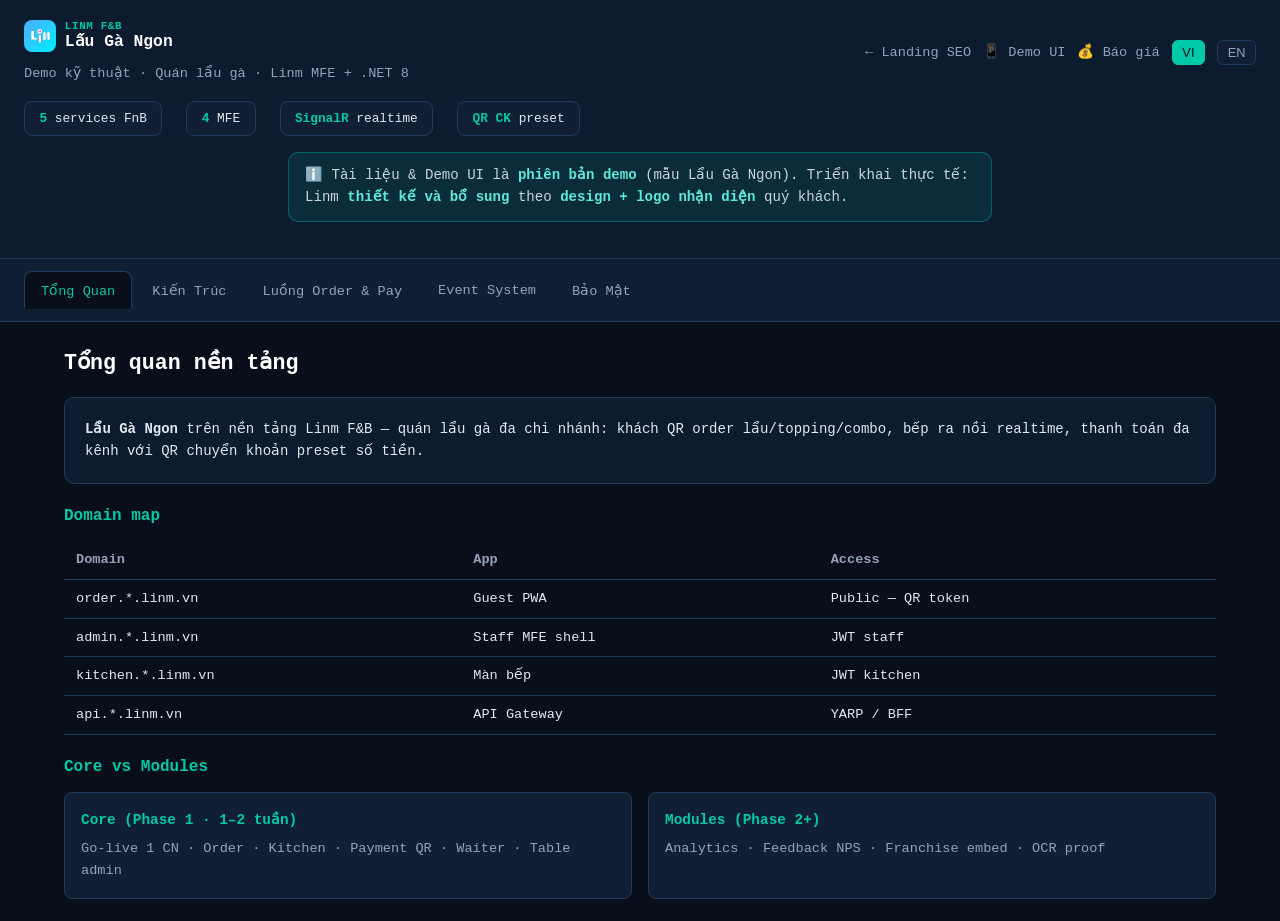
<file: demo/workflow-demo.html>
<!DOCTYPE html>
<html lang="vi">
<head>
<meta charset="UTF-8">
<meta name="viewport" content="width=device-width, initial-scale=1.0">
<link rel="icon" href="assets/linm/icon-192.png" type="image/png">
<link rel="apple-touch-icon" href="assets/linm/icon-192.png">
<link rel="stylesheet" href="assets/linm/app-brand.css">
<title>LINM F&amp;B — Lẩu Gà Ngon · Workflow</title>
<style>
:root {
  --bg:#080e1a; --card:#0d1b2e; --card2:#111f35;
  --border:#1e3a5f; --primary:#00c9a7;
  --amber:#f59e0b; --indigo:#6366f1; --green:#10b981;
  --txt:#e2e8f0; --txt2:#94a3b8; --txt3:#64748b;
}
*,*::before,*::after{box-sizing:border-box;margin:0;padding:0}
body{font-family:'SF Mono',ui-monospace,Consolas,monospace;background:var(--bg);color:var(--txt);line-height:1.6;font-size:14px}
a{color:var(--primary);text-decoration:none}
header{background:var(--card);border-bottom:1px solid var(--border);padding:1.25rem 1.5rem}
.header-top{display:flex;align-items:center;justify-content:space-between;flex-wrap:wrap;gap:1rem;margin-bottom:1rem}
.logo{font-size:1.25rem;font-weight:800;color:#fff}
.header-actions{display:flex;align-items:center;gap:.75rem}
.lang-btn{background:var(--card2);border:1px solid var(--border);color:var(--txt2);padding:.25rem .6rem;border-radius:6px;cursor:pointer;font-size:.8rem}
.lang-btn.active{background:var(--primary);color:var(--bg);border-color:var(--primary)}
.back-link{font-size:.85rem;color:var(--txt2)}
.stats-row{display:flex;gap:1.5rem;flex-wrap:wrap}
.stat-pill{background:var(--card2);border:1px solid var(--border);padding:.4rem .9rem;border-radius:8px;font-size:.8rem}
.stat-pill strong{color:var(--primary)}

nav.tabs{display:flex;gap:.25rem;padding:.75rem 1.5rem;background:var(--card2);border-bottom:1px solid var(--border);overflow-x:auto}
nav.tabs button{background:none;border:none;color:var(--txt2);padding:.6rem 1rem;cursor:pointer;font-size:.85rem;border-radius:8px 8px 0 0;white-space:nowrap;font-family:inherit}
nav.tabs button.active{background:var(--bg);color:var(--primary);border:1px solid var(--border);border-bottom-color:var(--bg)}

main{padding:1.5rem;max-width:1200px;margin:0 auto}
.tab-panel{display:none}
.tab-panel.active{display:block}
h2{font-size:1.35rem;margin-bottom:1rem;color:#fff}
h3{font-size:1rem;color:var(--primary);margin:1.25rem 0 .75rem}
.card{background:var(--card);border:1px solid var(--border);border-radius:10px;padding:1.25rem;margin-bottom:1rem}
.grid2{display:grid;grid-template-columns:repeat(auto-fit,minmax(280px,1fr));gap:1rem}
.svc-card{background:var(--card2);border:1px solid var(--border);border-radius:8px;padding:1rem}
.svc-card h4{color:var(--primary);font-size:.9rem;margin-bottom:.35rem}
.svc-port{font-size:.75rem;color:var(--txt3)}
table{width:100%;border-collapse:collapse;font-size:.85rem}
th,td{padding:.5rem .75rem;text-align:left;border-bottom:1px solid var(--border)}
th{color:var(--txt2);font-weight:600}

/* Flow demo */
.flow-layout{display:grid;grid-template-columns:1fr 1fr;gap:1.5rem}
@media(max-width:768px){.flow-layout{grid-template-columns:1fr}}
.flow-nodes{display:flex;flex-direction:column;gap:.5rem}
.flow-node{background:var(--card2);border:1px solid var(--border);border-radius:8px;padding:.75rem 1rem;font-size:.85rem;transition:all .3s}
.flow-node.highlight{border-color:var(--primary);box-shadow:0 0 12px rgba(0,201,167,.25);background:#0a2530}
.step-box{background:var(--card2);border:1px solid var(--border);border-radius:10px;padding:1.25rem}
.step-title{font-size:1.1rem;color:#fff;margin-bottom:.5rem}
.step-desc{color:var(--txt2);margin-bottom:1rem;font-size:.9rem}
.step-api{background:var(--bg);padding:.5rem .75rem;border-radius:6px;font-size:.8rem;color:var(--amber);margin-bottom:1rem}
.flow-controls{display:flex;gap:.75rem;margin-top:1rem;align-items:center}
.flow-controls button{background:var(--primary);color:var(--bg);border:none;padding:.5rem 1rem;border-radius:6px;cursor:pointer;font-weight:600;font-family:inherit}
.flow-controls button:disabled{opacity:.4;cursor:not-allowed}
.progress-bar{height:4px;background:var(--border);border-radius:2px;margin-top:1rem;overflow:hidden}
.progress-fill{height:100%;background:var(--primary);transition:width .4s}
pre{background:#050a12;border:1px solid var(--border);border-radius:8px;padding:1rem;overflow-x:auto;font-size:.78rem;line-height:1.5;color:var(--txt2);margin-top:.75rem}
code{color:var(--green)}

/* Security meters */
.meter-row{margin-bottom:1rem}
.meter-label{display:flex;justify-content:space-between;font-size:.8rem;margin-bottom:.35rem;color:var(--txt2)}
.meter-track{height:8px;background:var(--card2);border-radius:4px;overflow:hidden}
.meter-fill{height:100%;border-radius:4px;transition:width 1s ease}
.layer-stack{display:flex;flex-direction:column;gap:.5rem;margin:1rem 0}
.layer{padding:.75rem 1rem;border-radius:8px;border:1px solid var(--border);font-size:.85rem}
.layer.l1{border-left:4px solid var(--amber)}
.layer.l2{border-left:4px solid var(--indigo)}
.layer.l3{border-left:4px solid var(--green)}
</style>
</head>
<body>
<script src="assets/linm/seo-links.js"></script>

<header>
  <div class="header-top">
    <div>
      <a data-seo-href="/" href="/" class="app-brand app-brand--nav app-brand--dark">
        <img src="assets/linm/logo-128.png" alt="Linm" class="app-brand__icon" width="32" height="32">
        <span class="app-brand__text">
          <span class="app-brand__platform">LINM F&amp;B</span>
          <span class="app-brand__tenant">Lẩu Gà Ngon</span>
        </span>
      </a>
      <p style="font-size:.85rem;color:var(--txt2);margin-top:.25rem">
        <span class="vi">Demo kỹ thuật · Quán lẩu gà · Linm MFE + .NET 8</span>
        <span class="en" style="display:none">Technical demo · Chicken hot pot · Linm MFE + .NET 8</span>
      </p>
    </div>
    <div class="header-actions">
      <a data-seo-href="/" href="/" class="back-link">← <span class="vi">Landing SEO</span><span class="en" style="display:none">SEO landing</span></a>
      <a href="app-demo.html" class="back-link">📱 <span class="vi">Demo UI</span><span class="en" style="display:none">UI demo</span></a>
      <a data-seo-href="/pricing" href="/pricing" class="back-link">💰 <span class="vi">Báo giá</span><span class="en" style="display:none">Pricing</span></a>
      <button class="lang-btn active" onclick="setLang('vi')">VI</button>
      <button class="lang-btn" onclick="setLang('en')">EN</button>
    </div>
  </div>
  <div class="stats-row">
    <div class="stat-pill"><strong>5</strong> <span class="vi">services FnB</span><span class="en" style="display:none">FnB services</span></div>
    <div class="stat-pill"><strong>4</strong> MFE</div>
    <div class="stat-pill"><strong>SignalR</strong> realtime</div>
    <div class="stat-pill"><strong>QR CK</strong> preset</div>
  </div>
  <div class="demo-disclaimer demo-disclaimer--dark" style="margin-top:1rem;text-align:left">
    <span class="vi">ℹ️ Tài liệu &amp; Demo UI là <strong>phiên bản demo</strong> (mẫu Lẩu Gà Ngon). Triển khai thực tế: Linm <strong>thiết kế và bổ sung</strong> theo <strong>design + logo nhận diện</strong> quý khách.</span>
    <span class="en" style="display:none">ℹ️ Docs &amp; UI demo are a <strong>demo version</strong> (Lau Ga Ngon sample). Production: Linm <strong>designs and extends</strong> to your <strong>brand design and identity</strong>.</span>
  </div>
</header>

<nav class="tabs">
  <button class="active" onclick="switchTab(0,this)"><span class="vi">Tổng Quan</span><span class="en" style="display:none">Overview</span></button>
  <button onclick="switchTab(1,this)"><span class="vi">Kiến Trúc</span><span class="en" style="display:none">Architecture</span></button>
  <button onclick="switchTab(2,this)"><span class="vi">Luồng Order &amp; Pay</span><span class="en" style="display:none">Order &amp; Pay Flow</span></button>
  <button onclick="switchTab(3,this)"><span class="vi">Event System</span><span class="en" style="display:none">Event System</span></button>
  <button onclick="switchTab(4,this)"><span class="vi">Bảo Mật</span><span class="en" style="display:none">Security</span></button>
</nav>

<main>
  <!-- Tab 0 Overview -->
  <div class="tab-panel active">
    <h2 class="vi">Tổng quan nền tảng</h2>
    <h2 class="en" style="display:none">Platform Overview</h2>
    <div class="card">
      <p class="vi"><strong>Lẩu Gà Ngon</strong> trên nền tảng Linm F&amp;B — quán lẩu gà đa chi nhánh: khách QR order lẩu/topping/combo, bếp ra nồi realtime, thanh toán đa kênh với QR chuyển khoản preset số tiền.</p>
      <p class="en" style="display:none"><strong>Lau Ga Ngon</strong> on Linm F&amp;B — multi-branch chicken hot pot: guest QR orders pot/toppings/combos, realtime kitchen, preset bank transfer QR.</p>
    </div>
    <h3 class="vi">Domain map</h3>
    <h3 class="en" style="display:none">Domain map</h3>
    <table>
      <thead><tr><th>Domain</th><th class="vi">App</th><th class="en" style="display:none">App</th><th>Access</th></tr></thead>
      <tbody>
        <tr><td>order.*.linm.vn</td><td><span class="vi">Guest PWA</span><span class="en" style="display:none">Guest PWA</span></td><td><span class="vi">Public — QR token</span><span class="en" style="display:none">Public — QR token</span></td></tr>
        <tr><td>admin.*.linm.vn</td><td><span class="vi">Staff MFE shell</span><span class="en" style="display:none">Staff MFE shell</span></td><td>JWT staff</td></tr>
        <tr><td>kitchen.*.linm.vn</td><td><span class="vi">Màn bếp</span><span class="en" style="display:none">Kitchen display</span></td><td>JWT kitchen</td></tr>
        <tr><td>api.*.linm.vn</td><td>API Gateway</td><td>YARP / BFF</td></tr>
      </tbody>
    </table>
    <h3 class="vi">Core vs Modules</h3>
    <h3 class="en" style="display:none">Core vs Modules</h3>
    <div class="grid2">
      <div class="svc-card"><h4>Core (Phase 1 · 1–2 tuần)</h4><p class="vi" style="font-size:.85rem;color:var(--txt2)">Go-live 1 CN · Order · Kitchen · Payment QR · Waiter · Table admin</p><p class="en" style="display:none;font-size:.85rem;color:var(--txt2)">1-branch go-live · Order · Kitchen · Payment QR · Waiter · Table admin</p></div>
      <div class="svc-card"><h4>Modules (Phase 2+)</h4><p style="font-size:.85rem;color:var(--txt2)">Analytics · Feedback NPS · Franchise embed · OCR proof</p></div>
    </div>
  </div>

  <!-- Tab 1 Architecture -->
  <div class="tab-panel">
    <h2 class="vi">Kiến trúc hệ thống</h2>
    <h2 class="en" style="display:none">System Architecture</h2>
    <div class="grid2">
      <div class="svc-card"><h4>Linm.FnB.Bff</h4><div class="svc-port">:9080</div><p style="font-size:.8rem;color:var(--txt2);margin-top:.5rem">Guest session header · staff JWT proxy · file upload</p></div>
      <div class="svc-card"><h4>Linm.FnB.Order</h4><div class="svc-port">:5081 · fnb_order</div><p style="font-size:.8rem;color:var(--txt2);margin-top:.5rem">Table QR · sessions · cart · service calls</p></div>
      <div class="svc-card"><h4>Linm.FnB.Kitchen</h4><div class="svc-port">:5082 · fnb_kitchen</div><p style="font-size:.8rem;color:var(--txt2);margin-top:.5rem">Tickets · confirm prep · by table</p></div>
      <div class="svc-card"><h4>Linm.FnB.Payment</h4><div class="svc-port">:5083 · fnb_payment</div><p style="font-size:.8rem;color:var(--txt2);margin-top:.5rem">QR CK tự gen · proof · đối soát tay</p></div>
      <div class="svc-card"><h4>Linm.FnB.Admin</h4><div class="svc-port">:5084 · fnb_admin</div><p style="font-size:.8rem;color:var(--txt2);margin-top:.5rem">Branches · menu · tables · payment accounts</p></div>
      <div class="svc-card"><h4>Linm.Notification</h4><div class="svc-port">:5002</div><p style="font-size:.8rem;color:var(--txt2);margin-top:.5rem">TableSessionHub · KitchenHub</p></div>
    </div>
    <h3>MFE Packages</h3>
    <table>
      <thead><tr><th>Package</th><th>Route</th><th>User</th></tr></thead>
      <tbody>
        <tr><td>@linm/fnb-guest</td><td>/t/{tableToken}</td><td>Guest</td></tr>
        <tr><td>@linm/fnb-kitchen</td><td>/kitchen</td><td>Kitchen</td></tr>
        <tr><td>@linm/fnb-admin</td><td>/admin/*</td><td>Manager</td></tr>
        <tr><td>@linm/fnb-reports</td><td>/reports</td><td>Owner</td></tr>
      </tbody>
    </table>
  </div>

  <!-- Tab 2 Interactive Flow -->
  <div class="tab-panel">
    <h2 class="vi">Luồng Order &amp; Thanh toán</h2>
    <h2 class="en" style="display:none">Order &amp; Payment Flow</h2>
    <div class="flow-layout">
      <div>
        <h3 class="vi">Thành phần</h3>
        <h3 class="en" style="display:none">Components</h3>
        <div class="flow-nodes">
          <div class="flow-node" id="n-guest">📱 Guest PWA</div>
          <div class="flow-node" id="n-bff">🔀 FnB BFF</div>
          <div class="flow-node" id="n-order">📋 Order Service</div>
          <div class="flow-node" id="n-kitchen">👨‍🍳 Kitchen Service</div>
          <div class="flow-node" id="n-payment">💳 Payment Service</div>
          <div class="flow-node" id="n-signalr">⚡ SignalR Hub</div>
          <div class="flow-node" id="n-waiter">🧑‍🍳 Waiter MFE</div>
          <div class="flow-node" id="n-staff">🧑‍💼 Cashier Confirm</div>
        </div>
      </div>
      <div class="step-box">
        <div class="step-title" id="step-title">—</div>
        <div class="step-desc" id="step-desc">—</div>
        <div class="step-api" id="step-api">—</div>
        <pre id="step-code"><code>// Click Next to start</code></pre>
        <div class="flow-controls">
          <button id="btn-prev" onclick="prevStep()" disabled>← Prev</button>
          <button id="btn-next" onclick="nextStep()">Next →</button>
          <span id="step-counter" style="color:var(--txt3);font-size:.8rem">0/0</span>
        </div>
        <div class="progress-bar"><div class="progress-fill" id="progress" style="width:0%"></div></div>
      </div>
    </div>
  </div>

  <!-- Tab 3 Events -->
  <div class="tab-panel">
    <h2 class="vi">Event System</h2>
    <h2 class="en" style="display:none">Event System</h2>
    <div class="card">
      <p style="color:var(--txt2);margin-bottom:1rem">LINM.Platform.Eventing + SignalR for realtime UI</p>
      <table>
        <thead><tr><th>Event</th><th>Producer</th><th>Consumer</th></tr></thead>
        <tbody>
          <tr><td><code>FnB.OrderLineAdded</code></td><td>Order</td><td>Kitchen, SignalR</td></tr>
          <tr><td><code>FnB.KitchenTicketConfirmed</code></td><td>Kitchen</td><td>SignalR → Guest</td></tr>
          <tr><td><code>FnB.PaymentRequested</code></td><td>Order</td><td>Payment</td></tr>
          <tr><td><code>FnB.ServiceRequestCreated</code></td><td>Order/Guest</td><td>SignalR → Waiter</td></tr>
          <tr><td><code>FnB.OrderConfirmedByWaiter</code></td><td>Waiter</td><td>Kitchen, SignalR</td></tr>
          <tr><td><code>FnB.PaymentProofUploaded</code></td><td>Payment</td><td>SignalR → Cashier</td></tr>
          <tr><td><code>FnB.PaymentConfirmed</code></td><td>Payment</td><td>Order, Feedback UI</td></tr>
          <tr><td><code>FnB.StaffFeedbackSubmitted</code></td><td>Guest</td><td>Manager ratings (60/40 ca)</td></tr>
        </tbody>
      </table>
    </div>
    <pre><code>// Worker: OrderLineAdded handler
public async Task Handle(FnBOrderLineAdded e, CancellationToken ct)
{
    await _kitchen.UpsertTicketAsync(e.SessionId, e.Lines, ct);
    await _hub.Clients.Group(e.BranchId)
        .SendAsync("ticketUpdated", e.SessionId, ct);
}</code></pre>
  </div>

  <!-- Tab 4 Security -->
  <div class="tab-panel">
    <h2 class="vi">Bảo mật &amp; Rate limit</h2>
    <h2 class="en" style="display:none">Security &amp; Rate Limit</h2>
    <div class="layer-stack">
      <div class="layer l1"><strong>L1 Edge</strong> — TLS · WAF · rate limit · CORS</div>
      <div class="layer l2"><strong>L2 App</strong> — Staff JWT · Guest table token · branch scope</div>
      <div class="layer l3"><strong>L3 Data</strong> — Tenant isolation · audit · PII mask</div>
    </div>
    <h3 class="vi">Rate limits</h3>
    <h3 class="en" style="display:none">Rate limits</h3>
    <div class="meter-row"><div class="meter-label"><span>Guest menu read</span><span>120/min</span></div><div class="meter-track"><div class="meter-fill" id="m1" style="width:0;background:var(--green)"></div></div></div>
    <div class="meter-row"><div class="meter-label"><span>Add order line</span><span>30/min</span></div><div class="meter-track"><div class="meter-fill" id="m2" style="width:0;background:var(--primary)"></div></div></div>
    <div class="meter-row"><div class="meter-label"><span>Payment proof upload</span><span>5/10min</span></div><div class="meter-track"><div class="meter-fill" id="m3" style="width:0;background:var(--amber)"></div></div></div>
    <table style="margin-top:1.5rem">
      <thead><tr><th>Token</th><th>Scope</th><th>TTL</th></tr></thead>
      <tbody>
        <tr><td>Staff JWT</td><td>company_id, roles, branch_ids</td><td>8h</td></tr>
        <tr><td>Guest session</td><td>tableToken, sessionId</td><td>4h idle</td></tr>
        <tr><td>Table QR</td><td>signed tableId + branchId</td><td>rotatable</td></tr>
      </tbody>
    </table>
  </div>
</main>

<script>
function setLang(lang) {
  document.querySelectorAll('.lang-btn').forEach(b =>
    b.classList.toggle('active', b.textContent === lang.toUpperCase()));
  document.querySelectorAll('.vi').forEach(el =>
    el.style.display = lang === 'vi' ? '' : 'none');
  document.querySelectorAll('.en').forEach(el =>
    el.style.display = lang === 'en' ? '' : 'none');
  document.documentElement.lang = lang;
  renderStep(current);
}

function switchTab(i, btn) {
  document.querySelectorAll('.tab-panel').forEach((p, j) =>
    p.classList.toggle('active', j === i));
  document.querySelectorAll('nav.tabs button').forEach(b => b.classList.remove('active'));
  btn.classList.add('active');
  if (i === 4) animateMeters();
}

const steps = [
  {
    titleVi: 'Quét QR bàn',
    titleEn: 'Scan table QR',
    descVi: 'Guest mở PWA — BFF validate signed tableToken, trả metadata bàn + session đang mở (nếu có).',
    descEn: 'Guest opens PWA — BFF validates signed tableToken, returns table + open session if any.',
    api: 'GET /web-bff/api/v1/fnb/tables/{tableToken}',
    active: ['n-guest','n-bff'],
    code: `// Guest PWA — resolve table
const res = await fetch(\`/web-bff/api/v1/fnb/tables/\${token}\`, {
  headers: { 'X-Guest-Session': sessionId ?? '' }
});
const { tableId, branchId, openSessionId } = await res.json();`
  },
  {
    titleVi: 'Tạo / join session',
    titleEn: 'Create / join session',
    descVi: 'Khách nhập tên (+ SĐT optional) — tạo session mới hoặc join session cùng bàn.',
    descEn: 'Guest enters name (+ optional phone) — new session or join existing.',
    api: 'POST /web-bff/api/v1/fnb/sessions',
    active: ['n-guest','n-bff','n-order'],
    code: `// POST session
await api.post('/fnb/sessions', {
  tableId, guestName, guestPhone,
  joinExisting: openSessionId != null,
  existingSessionId: openSessionId
});`
  },
  {
    titleVi: 'Thêm lẩu / topping',
    titleEn: 'Add hot pot / toppings',
    descVi: 'Chọn lẩu gà nấm, combo — Order service lưu line, publish OrderLineAdded.',
    descEn: 'Pick mushroom pot, combo — Order saves line, publishes OrderLineAdded.',
    api: 'POST /web-bff/api/v1/fnb/sessions/{id}/lines',
    active: ['n-guest','n-bff','n-order','n-kitchen','n-signalr'],
    code: `// Order line + event
await _order.AddLineAsync(sessionId, new OrderLineDto {
  MenuItemId, Quantity, AddonIds, Note  // e.g. LAU_GA_NAM + TOP_GA, TOP_RAU
});
await _bus.PublishAsync(new FnBOrderLineAdded { SessionId, Lines });`
  },
  {
    titleVi: 'Bếp ra nồi lẩu',
    titleEn: 'Kitchen serves pot',
    descVi: 'Kitchen service upsert ticket — SignalR push "Ra nồi lẩu" tới bếp và khách.',
    descEn: 'Kitchen upserts ticket — SignalR pushes "Serve pot" to kitchen and guest.',
    api: 'PATCH /web-bff/api/v1/fnb/kitchen/tickets/{id}/confirm',
    active: ['n-kitchen','n-signalr','n-guest'],
    code: `await _kitchen.ConfirmTicketAsync(ticketId);
await _hub.Clients.Group(branchId)
  .SendAsync("ticketUpdated", ticketId);
await _hub.Clients.Group(sessionId)
  .SendAsync("orderStatus", "preparing");`
  },
  {
    titleVi: 'NV xác nhận order → Bếp',
    titleEn: 'Waiter confirms order → Kitchen',
    descVi: 'Order QR chờ NV duyệt — xác nhận mới gửi ticket bếp.',
    descEn: 'QR order waits for waiter — confirm before kitchen ticket.',
    api: 'POST /web-bff/api/v1/fnb/orders/{id}/confirm-by-waiter',
    active: ['n-waiter','n-bff','n-order','n-kitchen','n-signalr'],
    code: `await _waiter.ConfirmOrderAsync(orderId, staffId);
await _bus.PublishAsync(new FnBOrderConfirmedByWaiter { OrderId, StaffId });
await _kitchen.UpsertTicketAsync(sessionId, lines);`
  },
  {
    titleVi: 'Khách gọi phục vụ',
    titleEn: 'Guest service request',
    descVi: 'Nước lẩu, lau bàn, hoàn trả — NV scan/bấm xác nhận.',
    descEn: 'Broth, clean, return — waiter scan or tap confirm.',
    api: 'POST /web-bff/api/v1/fnb/sessions/{id}/service-requests',
    active: ['n-guest','n-bff','n-order','n-signalr','n-waiter'],
    code: `await _order.CreateServiceRequestAsync(sessionId, type);
await _hub.Clients.Group($"waiter-{branchId}")
  .SendAsync("servicePending", requestId);`
  },
  {
    titleVi: 'Gọi thanh toán',
    titleEn: 'Request payment',
    descVi: 'Guest review bill — chọn tiền mặt / Momo / CK. Payment service lock total.',
    descEn: 'Guest reviews bill — cash / Momo / bank. Payment locks total.',
    api: 'POST /web-bff/api/v1/fnb/sessions/{id}/payment-request',
    active: ['n-guest','n-bff','n-order','n-payment'],
    code: `var bill = await _payment.CreateRequestAsync(sessionId, method);
// method: Cash | Momo | BankTransfer
return new PaymentRequestDto { Total, Methods };`
  },
  {
    titleVi: 'Gen QR CK + tải ảnh',
    titleEn: 'Generate transfer QR + download',
    descVi: 'Server tự tạo QR chuẩn ngân hàng (preset số tiền + nội dung CK) — khách tải PNG.',
    descEn: 'Server builds bank-standard QR (preset amount + transfer note) — guest downloads PNG.',
    api: 'GET /web-bff/api/v1/fnb/payment-requests/{id}/transfer-qr',
    active: ['n-payment','n-guest'],
    code: `var qr = await _transferQr.GenerateAsync(new TransferQrPayload {
  BankBin, AccountNumber, Amount = bill.Total,
  TransferContent = $"LGN B{tableNo} {sessionCode}"
});
return File(qr.PngBytes, "image/png");`
  },
  {
    titleVi: 'Upload ảnh biên lai',
    titleEn: 'Upload transfer proof',
    descVi: 'Guest upload JPEG/PNG — event PaymentProofUploaded → staff queue.',
    descEn: 'Guest uploads JPEG/PNG — PaymentProofUploaded → staff queue.',
    api: 'POST /web-bff/api/v1/fnb/payments/{id}/proof',
    active: ['n-guest','n-bff','n-payment','n-signalr','n-staff'],
    code: `await _payment.SaveProofAsync(paymentId, file);
await _hub.Clients.Group($"cashier-{branchId}")
  .SendAsync("proofPending", paymentId);`
  },
  {
    titleVi: 'Staff xác nhận TT + Feedback NV',
    titleEn: 'Staff confirm pay + Staff feedback',
    descVi: 'NV/Thu ngân xác nhận CK — guest đánh giá (quét QR NV hoặc lookup tên). Điểm ca 60% join / 40% full.',
    descEn: 'Waiter/cashier confirms — guest rates staff (QR scan or name lookup). Shift score 60% join / 40% full.',
    api: 'POST /web-bff/api/v1/fnb/payments/{id}/confirm · POST .../feedback',
    active: ['n-staff','n-waiter','n-bff','n-payment','n-order','n-signalr','n-guest'],
    code: `await _payment.ConfirmAsync(paymentId, staffId);
await _order.CloseSessionAsync(sessionId);
await _hub.Clients.Group(sessionId)
  .SendAsync("showFeedback", { paymentConfirmerId: staffId });
// Guest: scan staff QR or GET /staff/on-shift?q=Lan
await _feedback.SubmitAsync(sessionId, staffId, stars, note);`
  }
];

let current = 0;
const isVi = () => document.documentElement.lang !== 'en';

function renderStep(i) {
  const s = steps[i];
  document.getElementById('step-title').textContent = isVi() ? s.titleVi : s.titleEn;
  document.getElementById('step-desc').textContent = isVi() ? s.descVi : s.descEn;
  document.getElementById('step-api').textContent = s.api;
  document.getElementById('step-code').innerHTML = '<code>' + s.code.replace(/</g,'&lt;') + '</code>';
  document.querySelectorAll('.flow-node').forEach(n => n.classList.remove('highlight'));
  s.active.forEach(id => document.getElementById(id)?.classList.add('highlight'));
  document.getElementById('btn-prev').disabled = i === 0;
  document.getElementById('btn-next').disabled = i === steps.length - 1;
  document.getElementById('step-counter').textContent = (i + 1) + '/' + steps.length;
  document.getElementById('progress').style.width = ((i + 1) / steps.length * 100) + '%';
}

function nextStep() { if (current < steps.length - 1) { current++; renderStep(current); } }
function prevStep() { if (current > 0) { current--; renderStep(current); } }

function animateMeters() {
  setTimeout(() => { document.getElementById('m1').style.width = '75%'; }, 200);
  setTimeout(() => { document.getElementById('m2').style.width = '45%'; }, 500);
  setTimeout(() => { document.getElementById('m3').style.width = '20%'; }, 800);
}

renderStep(0);
</script>
</body>
</html>
</file>
<file: demo/assets/linm/app-brand.css>
/* Linm F&B app brand — assets from @linm-soft/common-components / Linm.Web.Root */
.app-brand{display:inline-flex;align-items:center;gap:.55rem;text-decoration:none;color:inherit;max-width:100%}
.app-brand:hover{text-decoration:none;opacity:.92}
.app-brand__icon{width:32px;height:32px;flex-shrink:0;border-radius:8px;object-fit:contain;display:block}
.app-brand__icon--sm{width:24px;height:24px;border-radius:6px}
.app-brand__icon--lg{width:56px;height:56px;border-radius:14px}
.app-brand__icon--xl{width:72px;height:72px;border-radius:16px}
.app-brand__text{display:flex;flex-direction:column;line-height:1.15;min-width:0}
.app-brand__platform{font-weight:700;font-size:.68rem;letter-spacing:.06em;text-transform:uppercase;color:var(--green,#059669)}
.app-brand__tenant{font-weight:800;font-size:1rem;color:var(--navy,#0a1628);white-space:nowrap;overflow:hidden;text-overflow:ellipsis}
.app-brand--nav .app-brand__tenant{font-size:1.02rem}
.app-brand--phone{text-align:center;flex-direction:column;gap:.35rem}
.app-brand--phone .app-brand__text{align-items:center}
.app-brand--dark .app-brand__tenant{color:#fff}
.app-brand--dark .app-brand__platform{color:var(--primary,#00c9a7)}

/* Demo / pilot disclaimer — shared across pitch pages */
.demo-disclaimer{
  max-width:44rem;
  margin:0 auto 1rem;
  padding:.75rem 1rem;
  border-radius:10px;
  font-size:.88rem;
  line-height:1.55;
  border:1px solid rgba(5,150,105,.28);
  background:rgba(209,250,229,.5);
  color:#065f46;
  text-align:center;
}
.demo-disclaimer strong{color:#047857;font-weight:700}
.demo-disclaimer--inline{max-width:none;text-align:left;margin:0 0 1rem}
.demo-disclaimer--dark{
  border-color:rgba(0,201,167,.35);
  background:rgba(0,201,167,.1);
  color:#cbd5e1;
}
.demo-disclaimer--dark strong{color:#5eead4}
</file>
